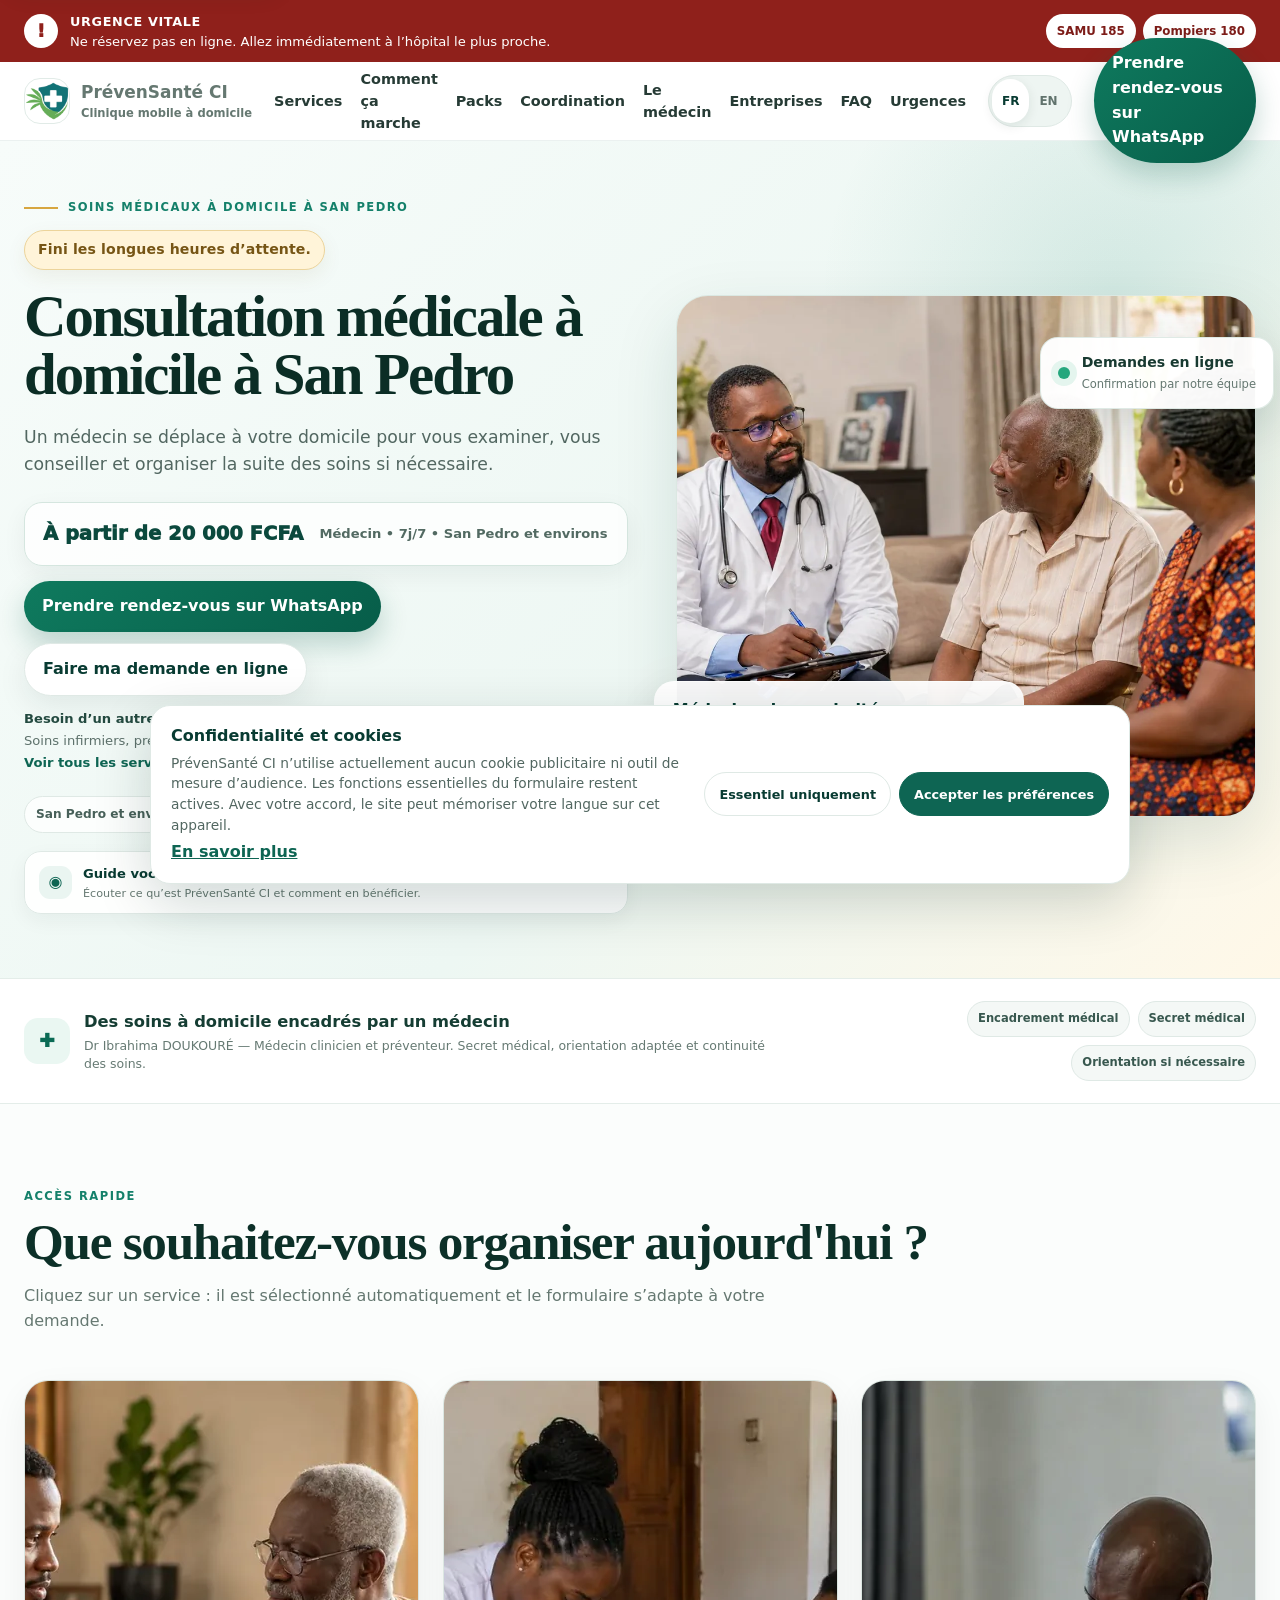
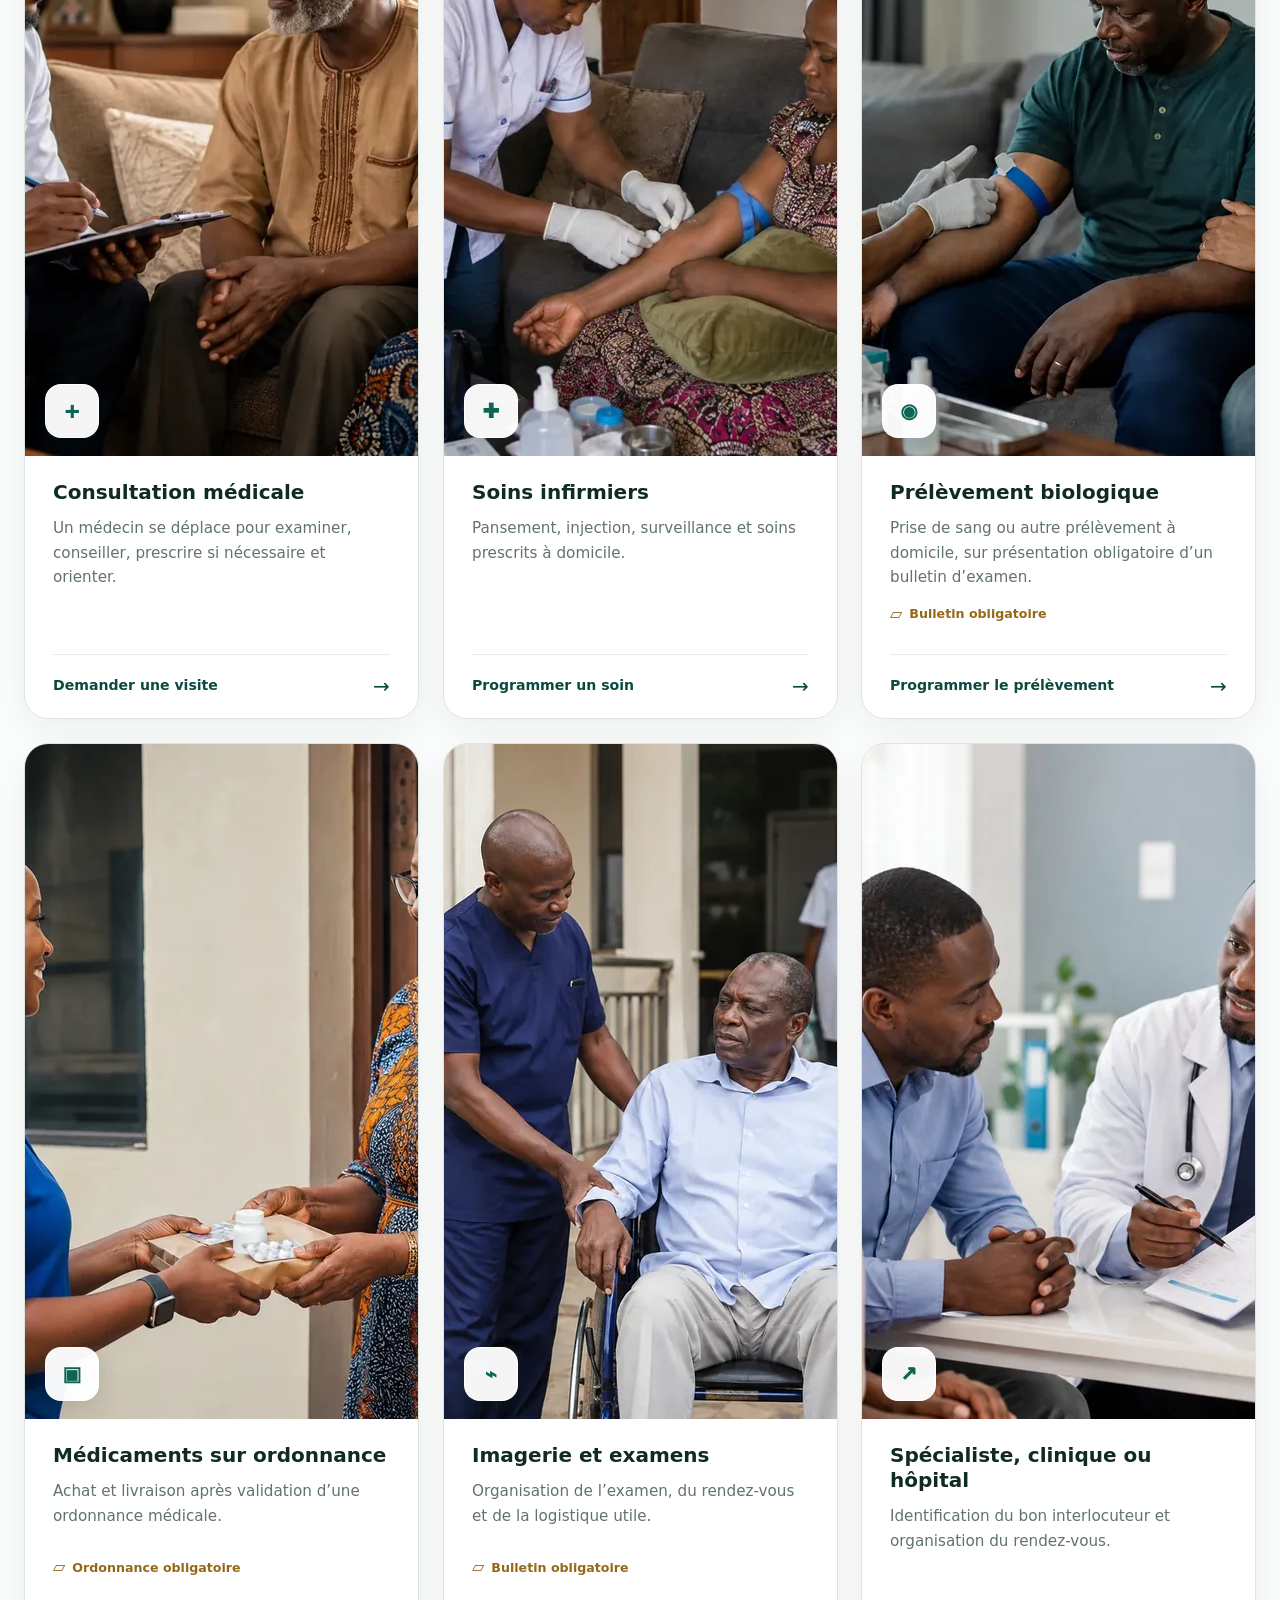
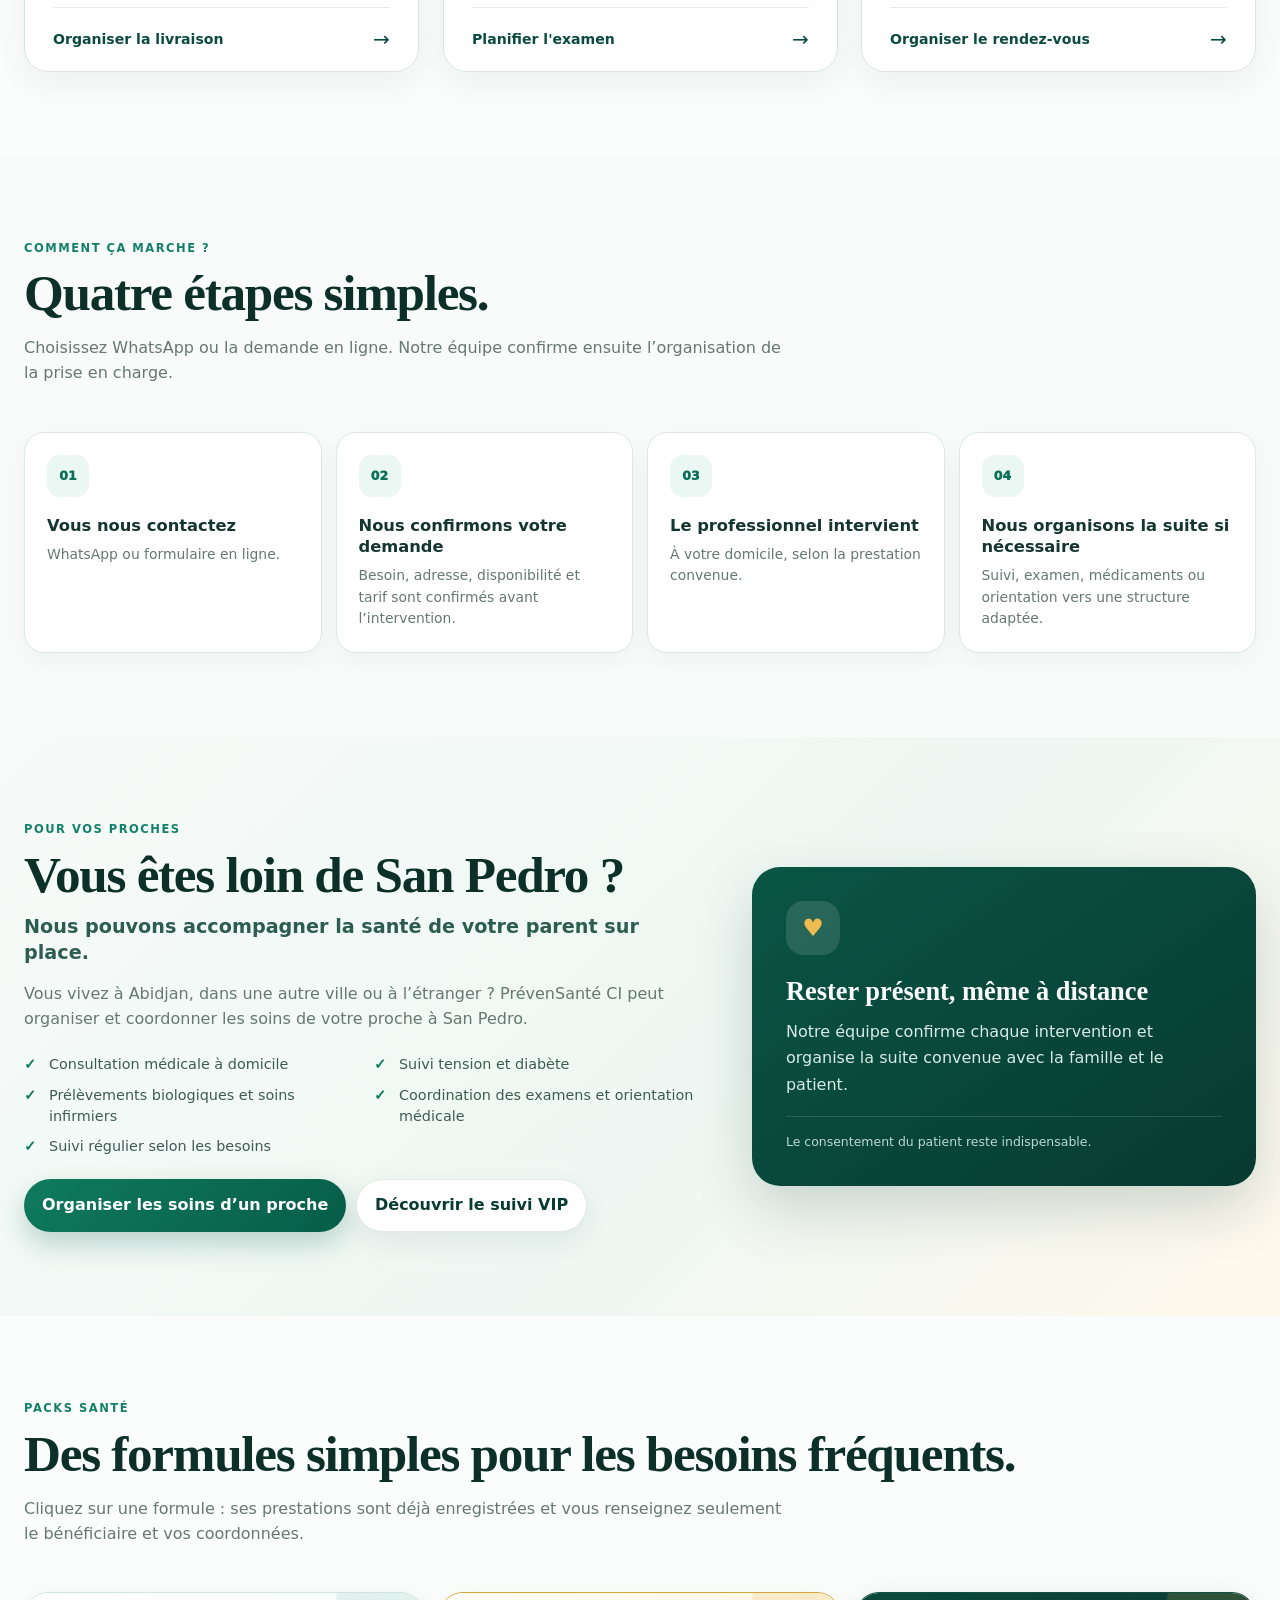
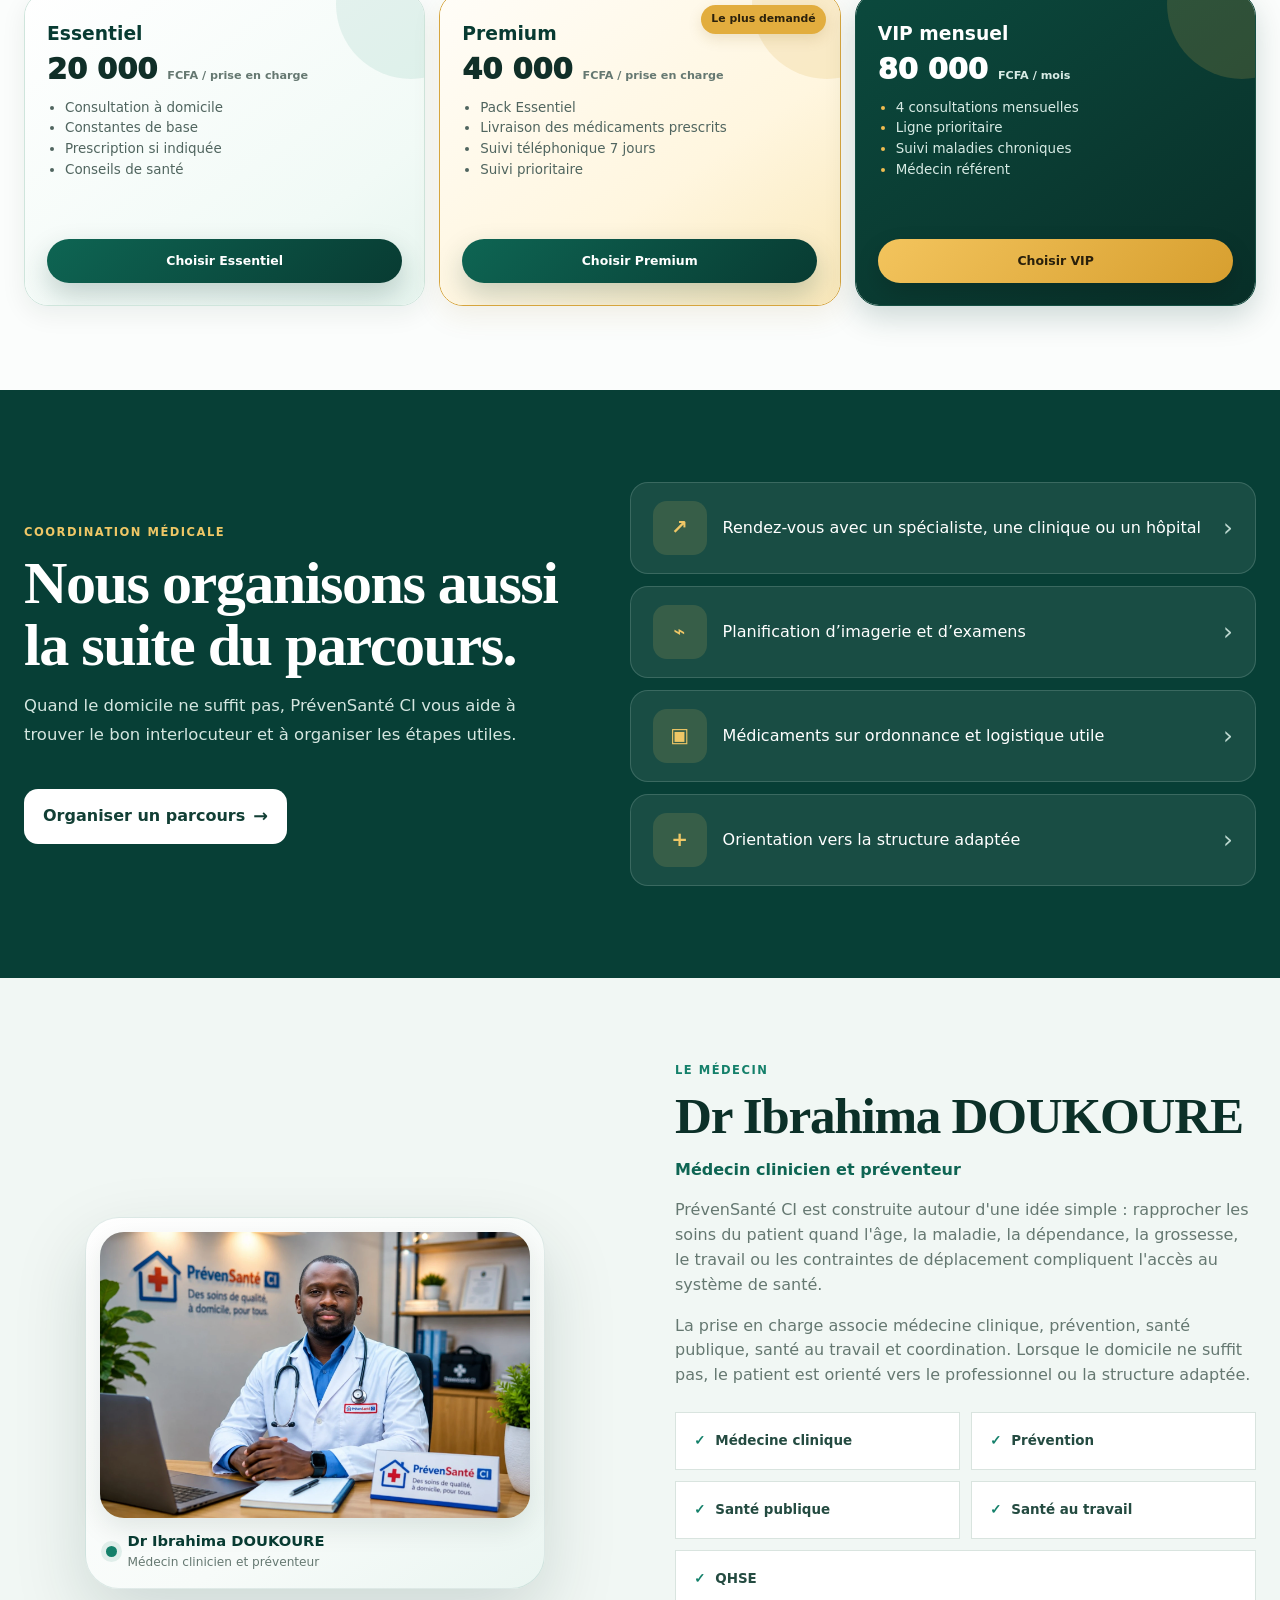
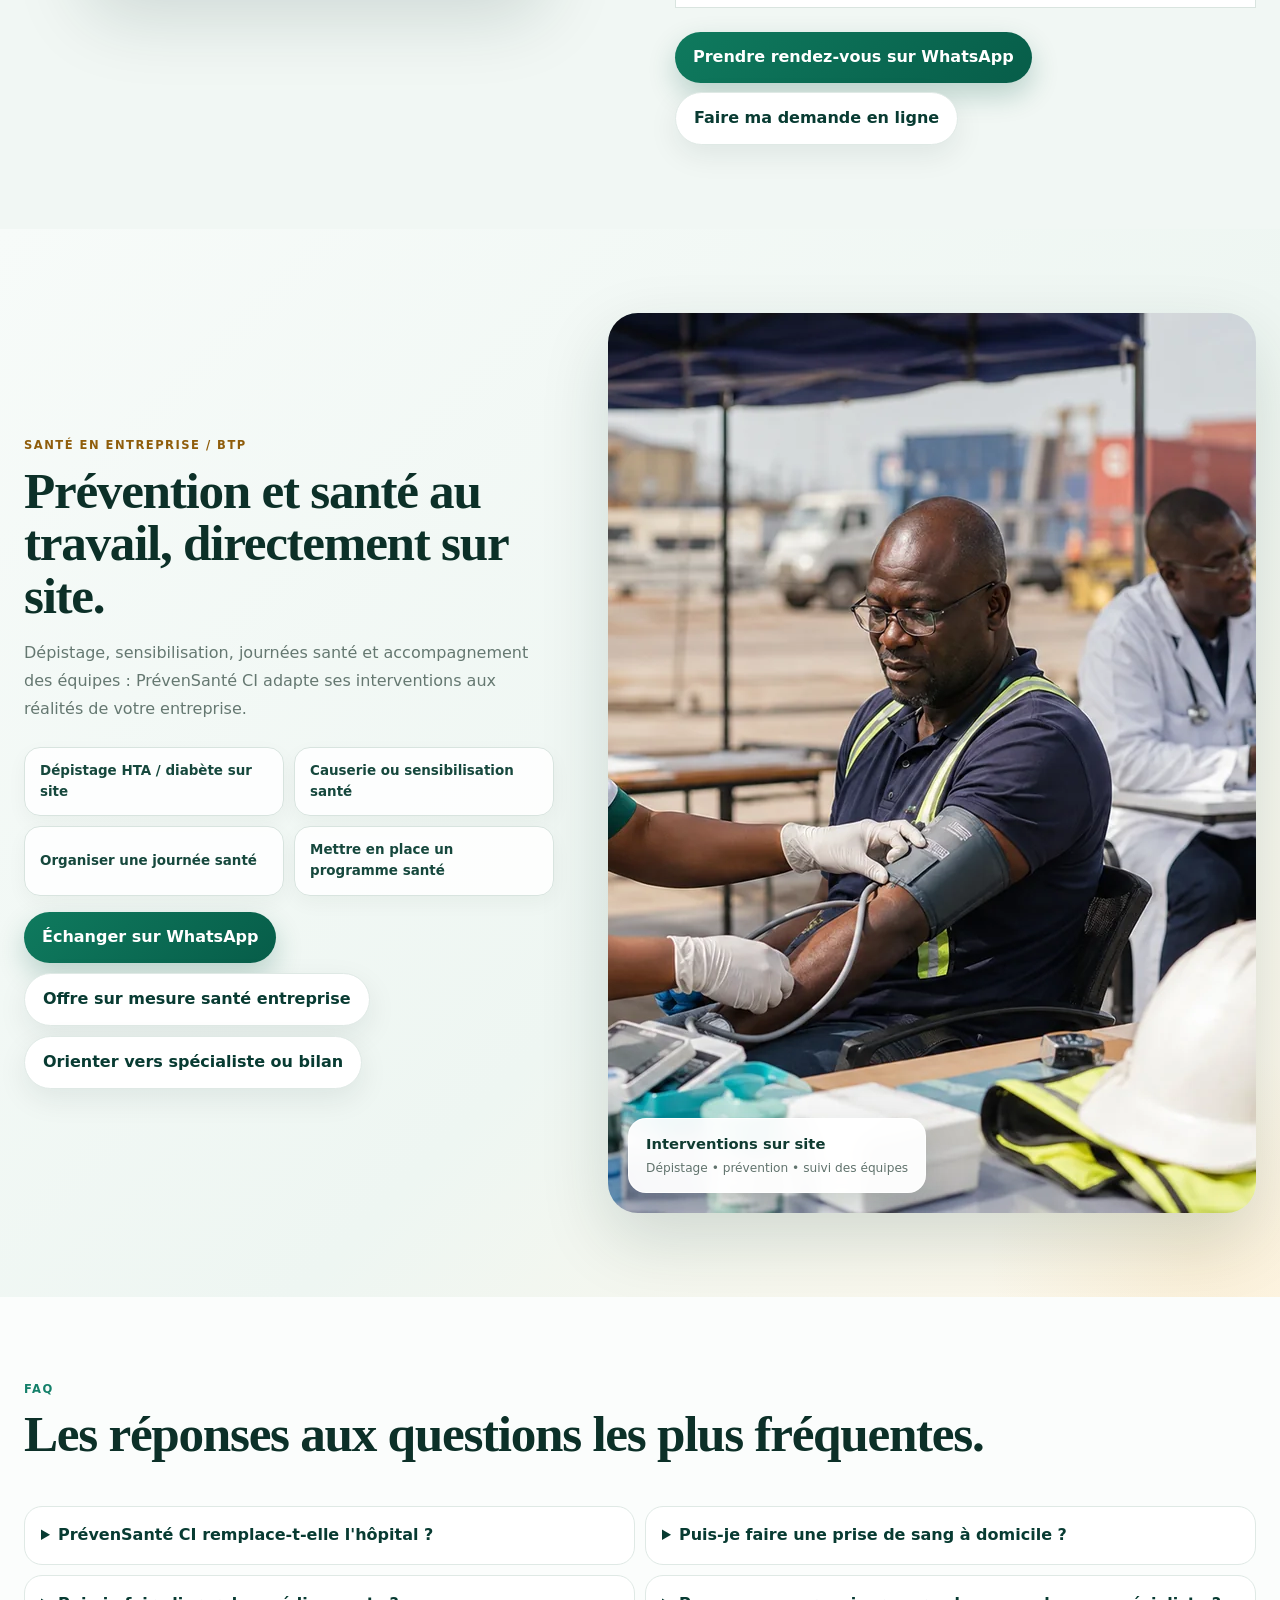
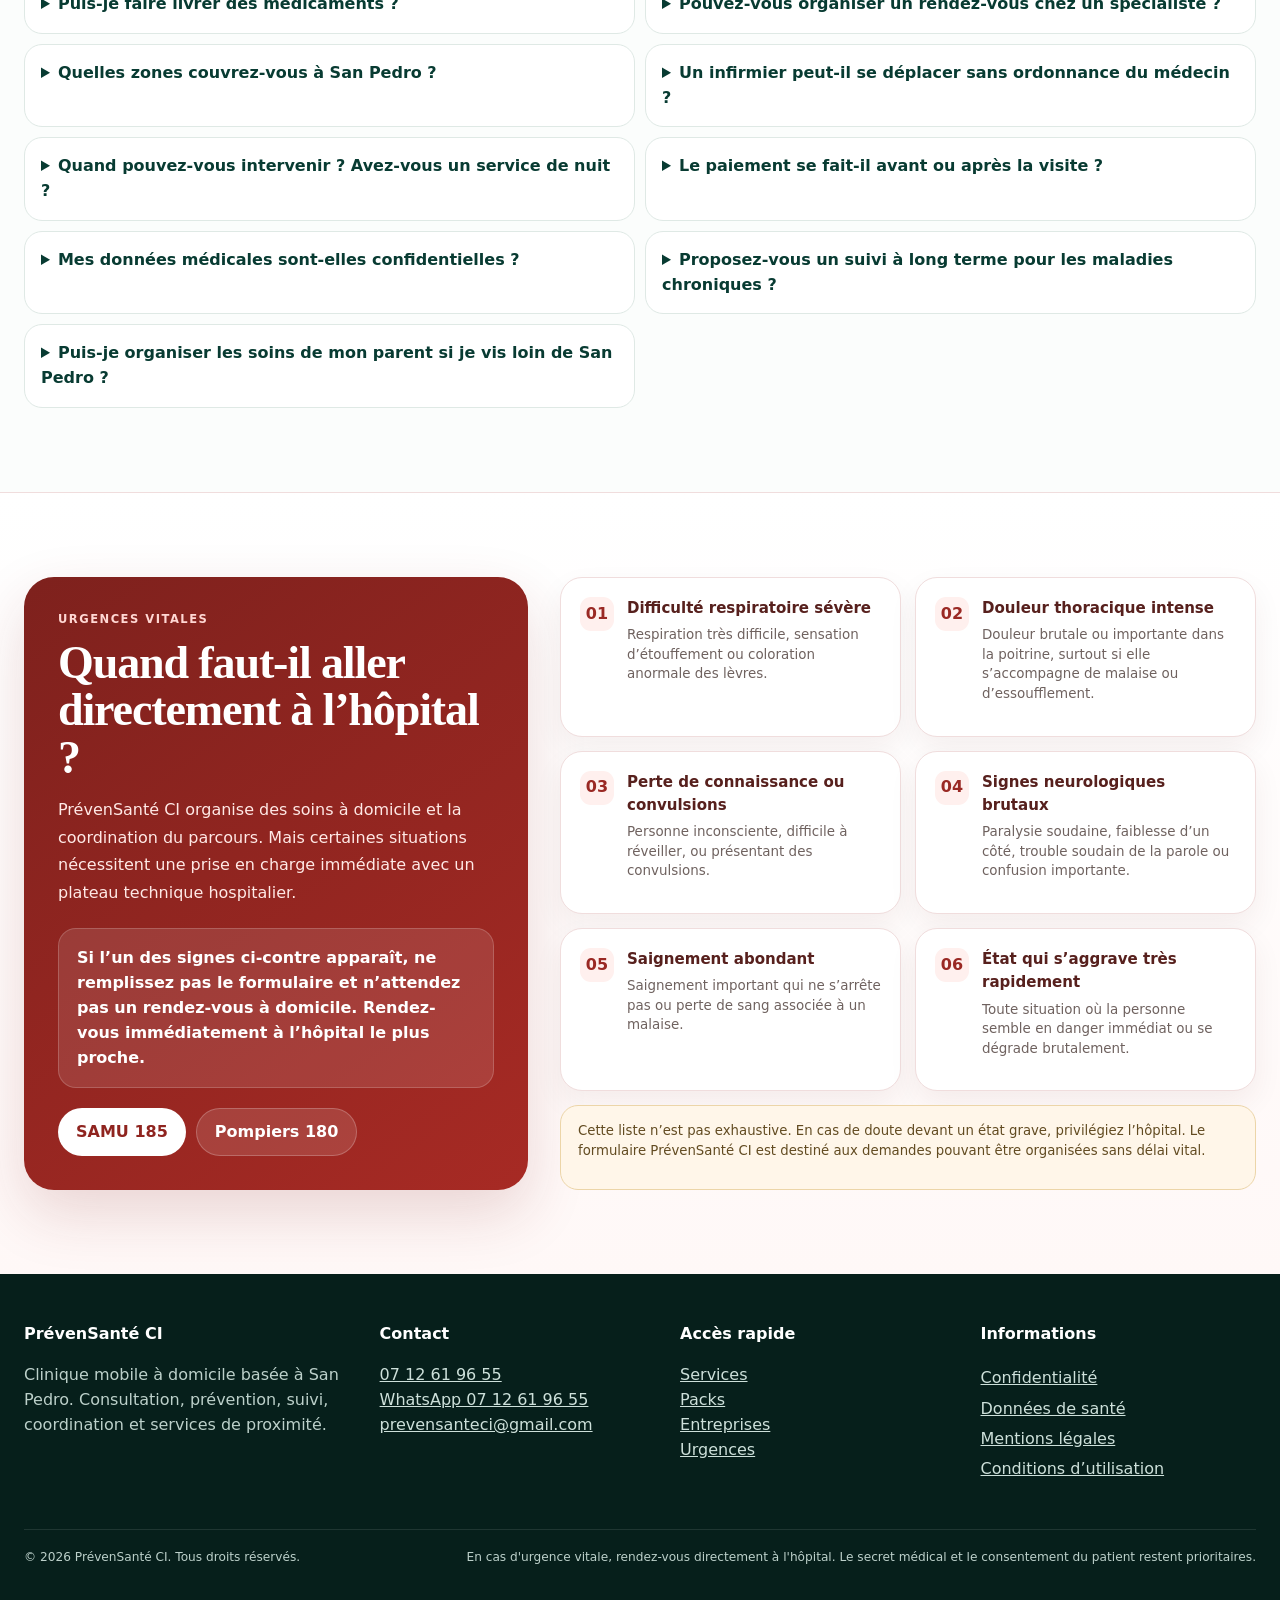
<file: index.html>
<!DOCTYPE html>

<html lang="fr">
<head>
<meta charset="utf-8"/>
<meta content="width=device-width,initial-scale=1,viewport-fit=cover" name="viewport"/>
<meta content="#083b32" name="theme-color"/><meta content="strict-origin-when-cross-origin" name="referrer"/>
<meta content="index,follow,max-image-preview:large,max-snippet:-1,max-video-preview:-1" name="robots"/>
<meta content="telephone=yes" name="format-detection"/>
<link href="https://prevensanteci.github.io/" rel="canonical"/>
<meta content="Consultation médicale à domicile à San Pedro à partir de 20 000 FCFA. Soins infirmiers, prélèvements, médicaments sur ordonnance, imagerie et coordination. Rendez-vous sur WhatsApp : 07 12 61 96 55." name="description"/>
<link href="https://prevensanteci.github.io/" hreflang="fr" rel="alternate"/>
<link href="https://prevensanteci.github.io/?lang=en" hreflang="en" rel="alternate"/>
<link href="https://prevensanteci.github.io/" hreflang="x-default" rel="alternate"/>
<meta content="website" property="og:type"/>
<meta content="fr_CI" property="og:locale"/>
<meta content="PrévenSanté CI | Médecin et soins à domicile à San Pedro" property="og:title"/>
<meta content="Consultation médicale à domicile à San Pedro à partir de 20 000 FCFA. Réservez facilement avec PrévenSanté CI." property="og:description"/>
<meta content="https://prevensanteci.github.io/" property="og:url"/>
<meta content="summary_large_image" name="twitter:card"/>
<title>PrévenSanté CI | Médecin et soins à domicile à San Pedro</title>
<script type="application/ld+json">{"@context":"https://schema.org","@type":"MedicalClinic","@id":"https://prevensanteci.github.io/#clinic","name":"PrévenSanté CI","url":"https://prevensanteci.github.io/","image":"https://prevensanteci.github.io/og-prevensante.webp","telephone":"+2250712619655","email":"prevensanteci@gmail.com","description":"Consultation médicale à domicile et soins de proximité à San Pedro, Côte d’Ivoire. Consultation à partir de 20 000 FCFA.","address":{"@type":"PostalAddress","addressLocality":"San Pedro","addressCountry":"CI"},"areaServed":{"@type":"City","name":"San Pedro"},"hasOfferCatalog":{"@type":"OfferCatalog","name":"Services de santé à domicile","itemListElement":[{"@type":"Offer","itemOffered":{"@type":"MedicalProcedure","name":"Consultation médicale à domicile"},"price":"20000","priceCurrency":"XOF"},{"@type":"Offer","itemOffered":{"@type":"MedicalProcedure","name":"Soins infirmiers à domicile"}},{"@type":"Offer","itemOffered":{"@type":"MedicalTest","name":"Prélèvement biologique à domicile"}},{"@type":"Offer","itemOffered":{"@type":"Service","name":"Coordination d’imagerie et d’examens"}},{"@type":"Offer","itemOffered":{"@type":"Service","name":"Coordination de rendez-vous spécialisés"}}]}}</script>
<meta content="PrévenSanté CI" name="application-name"/>
<link as="image" fetchpriority="high" href="hero-consultation.webp" rel="preload" type="image/webp"/><link href="style.css" rel="stylesheet"/><link href="logo.webp" rel="icon" type="image/webp"/><link href="icon-192.png" rel="apple-touch-icon" sizes="192x192"/><link href="manifest.webmanifest" rel="manifest"/><meta content="https://prevensanteci.github.io/og-prevensante.webp" property="og:image"/><meta content="PrévenSanté CI" property="og:site_name"/><meta content="PrévenSanté CI, soins médicaux à domicile à San Pedro" property="og:image:alt"/><meta content="PrévenSanté CI | Soins à domicile à San Pedro" name="twitter:title"/><meta content="Consultation médicale à domicile à San Pedro à partir de 20 000 FCFA. Rendez-vous rapide sur WhatsApp." name="twitter:description"/><meta content="https://prevensanteci.github.io/og-prevensante.webp" name="twitter:image"/><meta content="San Pedro, Côte d’Ivoire" name="geo.placename"/><meta content="CI" name="geo.region"/><link href="consent.css" rel="stylesheet"/></head>
<body>
<a class="skip-link" href="#main-content">Aller au contenu principal</a>
<noscript><div class="noscript-notice">JavaScript est nécessaire pour utiliser le formulaire en ligne. Vous pouvez appeler PrévenSanté CI au <a href="tel:+2250712619655">07 12 61 96 55</a> ou nous contacter sur <a href="https://wa.me/2250712619655">WhatsApp</a>.</div></noscript>
<div class="emergency emergency-critical"><div class="container emergency-inner"><span aria-hidden="true" class="emergency-symbol">!</span><div class="emergency-copy"><b data-i18n="emergencyTitle">URGENCE VITALE</b><span data-i18n="emergencyText">Ne réservez pas en ligne. Allez immédiatement à l’hôpital le plus proche.</span></div><div class="emergency-actions"><a href="tel:185">SAMU 185</a><a data-i18n="firefightersBtn" href="tel:180">Pompiers 180</a></div></div></div>
<header class="header"><div class="container nav">
<a class="brand" href="#home"><span aria-hidden="true" class="logo"><img alt="Logo PrévenSanté CI" class="brand-logo-img" decoding="async" height="256" loading="eager" src="logo.webp" width="256"/></span><span class="brand-copy"><strong>PrévenSanté CI</strong><span data-i18n="brandSub">Clinique mobile à domicile</span></span></a>
<nav class="desktop-nav"><a data-i18n="navServices" href="#services">Services</a><a data-i18n="navProcess" href="#process">Comment ça marche</a><a data-i18n="navPacks" href="#packs">Packs</a><a data-i18n="navCoordination" href="#coordination">Coordination</a><a data-i18n="navDoctor" href="#doctor">Médecin</a><a data-i18n="navBusiness" href="#business">Entreprises</a><a data-i18n="navFaq" href="#faq">FAQ</a><a data-i18n="navEmergency" href="#vital-emergencies">Urgences</a></nav>
<div class="lang"><button aria-pressed="true" class="active" data-lang="fr" type="button">FR</button><button aria-pressed="false" data-lang="en" type="button">EN</button></div>
<a class="btn btn-primary whatsapp-primary" data-i18n="waBook" data-wa-context="appointment" href="https://wa.me/2250712619655" rel="noopener noreferrer" target="_blank">Prendre rendez-vous sur WhatsApp</a>
<button aria-controls="drawer" aria-expanded="false" aria-label="Ouvrir le menu" class="menu-btn" id="menuBtn"><span></span><span></span><span></span></button>
</div></header>
<main id="main-content">
<section class="hero" id="home"><div class="container hero-grid"><div class="hero-copy"><div class="eyebrow" data-i18n="heroEyebrow">Soins médicaux à domicile à San Pedro</div><div class="hero-slogan" data-i18n="heroSlogan">Fini les longues heures d’attente.</div><h1><span data-i18n="heroConsultTitle">Consultation médicale à domicile à San Pedro</span></h1><p data-i18n="heroConsultText">Un médecin se déplace à votre domicile pour vous examiner, vous conseiller et organiser la suite des soins si nécessaire.</p><div class="hero-offer"><div class="hero-offer-price" data-i18n="heroOfferPrice">À partir de 20 000 FCFA</div><div class="hero-offer-proof" data-i18n="heroOfferProof">Médecin • 7j/7 • San Pedro et environs</div></div><div class="hero-actions"><a class="btn btn-primary whatsapp-primary" data-i18n="waBook" data-wa-context="consultation" href="https://wa.me/2250712619655" rel="noopener noreferrer" target="_blank">Prendre rendez-vous sur WhatsApp</a><button class="btn btn-soft" data-i18n="fullForm" data-open="consultation">Faire ma demande en ligne</button></div><div class="hero-other-services"><b data-i18n="otherNeeds">Besoin d’un autre soin ?</b><span data-i18n="otherNeedsList">Soins infirmiers, prélèvements, médicaments prescrits, imagerie, suivi médical…</span><a data-i18n="seeServices" href="#services">Voir tous les services</a></div><div class="trust-row"><span class="trust" data-i18n="trust1">San Pedro et environs</span><span class="trust" data-i18n="trust2">Secret médical</span><span class="trust" data-i18n="trust3">Paiement Mobile Money</span></div><div aria-label="Aides d’accessibilité" class="assist-strip">
<button class="assist-link" id="heroVoice" type="button"><span aria-hidden="true" class="assist-icon">◉</span><span><b data-i18n="voiceBtn">Guide vocal</b><small data-i18n="voiceTextShort">Écouter ce qu’est PrévenSanté CI et comment en bénéficier.</small></span></button>
</div></div><div class="hero-media"><div class="hero-frame"><img alt="Consultation médicale à domicile" decoding="async" fetchpriority="high" height="900" loading="eager" src="hero-consultation.webp" width="1200"/></div><div class="hero-status-card"><span aria-hidden="true" class="status-dot"></span><div><b data-i18n="heroStatusTitle">Demandes en ligne</b><small data-i18n="heroStatusText">Confirmation par notre équipe</small></div></div><div class="hero-card"><b data-i18n="heroCardTitle">Médecine de proximité</b><span data-i18n="heroCardText">Une prise en charge humaine, claire et coordonnée.</span></div></div></div></section><section class="medical-proof" id="medical-proof"><div class="container medical-proof-grid"><div class="medical-proof-main"><span aria-hidden="true" class="medical-proof-icon">✚</span><div><h2 data-i18n="proofTitle">Des soins à domicile encadrés par un médecin</h2><p data-i18n="proofText">Dr Ibrahima DOUKOURÉ — Médecin clinicien et préventeur. Secret médical, orientation adaptée et continuité des soins.</p></div></div><div class="medical-proof-items"><span data-i18n="proof1">Encadrement médical</span><span data-i18n="proof2">Secret médical</span><span data-i18n="proof3">Orientation si nécessaire</span></div></div></section><section class="section" id="services"><div class="container"><div class="section-head"><div><div class="kicker" data-i18n="servicesKicker">Accès rapide</div><h2 data-i18n="servicesTitle">Que souhaitez-vous organiser aujourd'hui ?</h2><p class="lead" data-i18n="servicesLead">Chaque bouton ouvre un parcours différent. Vous ne remplissez que les informations utiles à votre demande.</p></div></div><div class="services">
<article class="service" data-service-card="consultation"><div class="service-media"><img alt="Consultation à domicile" decoding="async" fetchpriority="low" height="675" loading="lazy" src="consultation-domicile.webp" width="900"/><span aria-hidden="true" class="service-mark">+</span></div><div class="service-body"><h3 data-i18n="sConsultTitle">Consultation médicale</h3><p data-i18n="sConsultText">Un médecin se déplace pour examiner, conseiller, prescrire si nécessaire et orienter.</p><button class="service-cta" data-i18n="sConsultBtn" data-open="consultation">Demander une visite</button></div></article>
<article class="service" data-service-card="nursing"><div class="service-media"><img alt="Soins infirmiers" decoding="async" fetchpriority="low" height="675" loading="lazy" src="soins-infirmiers.webp" width="900"/><span aria-hidden="true" class="service-mark">✚</span></div><div class="service-body"><h3 data-i18n="sNursingTitle">Soins infirmiers</h3><p data-i18n="sNursingText">Pansement, injection, surveillance et soins prescrits à domicile.</p><button class="service-cta" data-i18n="sNursingBtn" data-open="nursing">Programmer un soin</button></div></article>
<article class="service" data-service-card="lab"><div class="service-media"><img alt="Prélèvement biologique à domicile avec accompagnement familial à San Pedro" decoding="async" fetchpriority="low" height="675" loading="lazy" src="prelevement-biologique.webp" width="900"/><span aria-hidden="true" class="service-mark">◉</span></div><div class="service-body"><h3 data-i18n="sLabTitle">Prélèvement biologique</h3><p data-i18n="sLabText">Prise de sang ou autre prélèvement à domicile, sur présentation obligatoire d’un bulletin d’examen.</p><div class="service-requirement" data-i18n="bulletinRequired">Bulletin obligatoire</div><button class="service-cta" data-i18n="sLabBtn" data-open="lab">Programmer le prélèvement</button></div></article>
<article class="service" data-service-card="meds"><div class="service-media"><img alt="Livraison de médicaments" decoding="async" fetchpriority="low" height="675" loading="lazy" src="medicaments-ordonnance.webp" width="900"/><span aria-hidden="true" class="service-mark">▣</span></div><div class="service-body"><h3 data-i18n="sMedsTitle">Médicaments sur ordonnance</h3><p data-i18n="sMedsText">Achat et livraison après validation d’une ordonnance médicale.</p><div class="service-requirement" data-i18n="prescriptionRequired">Ordonnance obligatoire</div><button class="service-cta" data-i18n="sMedsBtn" data-open="meds">Organiser la livraison</button></div></article>
<article class="service" data-service-card="imaging"><div class="service-media"><img alt="Accompagnement vers une clinique" decoding="async" fetchpriority="low" height="675" loading="lazy" src="imagerie-examens.webp" width="900"/><span aria-hidden="true" class="service-mark">⌁</span></div><div class="service-body"><h3 data-i18n="sImagingTitle">Imagerie et examens</h3><p data-i18n="sImagingText">Organisation de l’examen, du rendez-vous et de la logistique utile.</p><div class="service-requirement" data-i18n="bulletinRequired">Bulletin obligatoire</div><button class="service-cta" data-i18n="sImagingBtn" data-open="imaging">Planifier l'examen</button></div></article>
<article class="service" data-service-card="specialist"><div class="service-media"><img alt="Orientation vers un spécialiste, une clinique ou un hôpital à San Pedro" decoding="async" fetchpriority="low" height="675" loading="lazy" src="specialiste-coordination.webp" width="900"/><span aria-hidden="true" class="service-mark">↗</span></div><div class="service-body"><h3 data-i18n="sSpecialistTitle">Spécialiste, clinique ou hôpital</h3><p data-i18n="sSpecialistText">Identification du bon interlocuteur et organisation du rendez-vous.</p><button class="service-cta" data-i18n="sSpecialistBtn" data-open="specialist">Organiser le rendez-vous</button></div></article>
</div></div></section><section class="section process-simple" id="process"><div class="container"><div class="section-head"><div><div class="kicker" data-i18n="processKicker">Comment ça marche ?</div><h2 data-i18n="processTitle">Quatre étapes simples.</h2><p class="lead" data-i18n="processLead">Vous choisissez le canal qui vous convient. Notre équipe confirme ensuite l’organisation de la prise en charge.</p></div></div><div class="process-grid"><article class="process-step"><span>01</span><h3 data-i18n="p1Title">Vous nous contactez</h3><p data-i18n="p1Text">WhatsApp ou formulaire en ligne.</p></article><article class="process-step"><span>02</span><h3 data-i18n="p2Title">Nous confirmons votre demande</h3><p data-i18n="p2Text">Besoin, adresse, disponibilité et tarif sont confirmés avant l’intervention.</p></article><article class="process-step"><span>03</span><h3 data-i18n="p3Title">Le professionnel intervient</h3><p data-i18n="p3Text">À votre domicile, selon la prestation convenue.</p></article><article class="process-step"><span>04</span><h3 data-i18n="p4Title">Nous organisons la suite si nécessaire</h3><p data-i18n="p4Text">Suivi, examen, médicaments ou orientation vers une structure adaptée.</p></article></div></div></section><section class="section relatives-section" id="relatives"><div class="container relatives-grid"><div class="relatives-copy"><div class="kicker" data-i18n="relativesKicker">Pour vos proches</div><h2 data-i18n="relativesTitle">Vous êtes loin de San Pedro ?</h2><h3 data-i18n="relativesSubtitle">Nous pouvons accompagner la santé de votre parent sur place.</h3><p class="lead" data-i18n="relativesText">Vous vivez à Abidjan, dans une autre ville ou à l’étranger ? PrévenSanté CI peut organiser et coordonner les soins de votre proche à San Pedro.</p><ul><li data-i18n="relatives1">Consultation médicale à domicile</li><li data-i18n="relatives2">Suivi tension et diabète</li><li data-i18n="relatives3">Prélèvements biologiques et soins infirmiers</li><li data-i18n="relatives4">Coordination des examens et orientation médicale</li><li data-i18n="relatives5">Suivi régulier selon les besoins</li></ul><div class="relatives-actions"><a class="btn btn-primary whatsapp-primary" data-i18n="organizeRelative" data-wa-context="relative" href="https://wa.me/2250712619655" rel="noopener noreferrer" target="_blank">Organiser les soins d’un proche</a><a class="btn btn-soft" data-i18n="discoverVip" href="#packs">Découvrir le suivi VIP</a></div></div><div class="relatives-card"><div aria-hidden="true" class="relatives-card-icon">♥</div><b data-i18n="relativesCardTitle">Rester présent, même à distance</b><p data-i18n="relativesCardText">Notre équipe confirme chaque intervention et organise la suite convenue avec la famille et le patient.</p><span data-i18n="relativesCardNote">Le consentement du patient reste indispensable.</span></div></div></section><section class="section" id="packs"><div class="container"><div class="section-head"><div><div class="kicker" data-i18n="packsKicker">Packs santé</div><h2 data-i18n="packsTitle">Des formules simples pour les besoins fréquents.</h2><p class="lead" data-i18n="packsLead">Cliquez sur une formule : ses prestations sont déjà enregistrées et vous renseignez seulement le bénéficiaire et vos coordonnées.</p></div></div><div class="packs">
<div class="pack" data-pack-card="essential"><h3 data-i18n="packEssential">Essentiel</h3><div class="price">20 000 <small data-i18n="perCare">FCFA / prise en charge</small></div><ul><li data-i18n="e1">Consultation à domicile</li><li data-i18n="e2">Constantes de base</li><li data-i18n="e3">Prescription si indiquée</li><li data-i18n="e4">Conseils de santé</li></ul><button class="btn btn-primary" data-i18n="chooseEssential" data-pack="essential">Choisir Essentiel</button></div>
<div class="pack featured" data-pack-card="premium"><span class="badge" data-i18n="popular">Le plus demandé</span><h3>Premium</h3><div class="price">40 000 <small data-i18n="perCare">FCFA / prise en charge</small></div><ul><li data-i18n="pr1">Pack Essentiel</li><li data-i18n="pr2">Livraison des médicaments prescrits</li><li data-i18n="pr3">Suivi téléphonique 7 jours</li><li data-i18n="pr4">Priorité de rappel</li></ul><button class="btn btn-primary" data-i18n="choosePremium" data-pack="premium">Choisir Premium</button></div>
<div class="pack" data-pack-card="vip"><h3 data-i18n="packVip">VIP mensuel</h3><div class="price">80 000 <small data-i18n="perMonth">FCFA / mois</small></div><ul><li data-i18n="vipFeature1">4 consultations mensuelles</li><li data-i18n="vipFeature2">Ligne prioritaire</li><li data-i18n="vipFeature3">Suivi maladies chroniques</li><li data-i18n="vipFeature4">Médecin référent</li></ul><button class="btn btn-primary" data-i18n="chooseVip" data-pack="vip">Choisir VIP</button></div>
</div></div></section><section class="section coord-premium" id="coordination"><div class="container coord-premium-grid"><div class="coord-premium-copy"><div class="kicker" data-i18n="coordKicker">Coordination médicale</div><h2 data-i18n="coordTitle">Nous organisons aussi la suite du parcours.</h2><p class="lead" data-i18n="coordLead">Quand le domicile ne suffit pas, PrévenSanté CI vous aide à trouver le bon interlocuteur et à organiser les étapes utiles.</p><button class="btn coord-main-btn" data-i18n="coordBtn" data-open="specialist">Organiser un parcours</button></div><div class="coord-premium-actions"><button data-open="specialist"><span aria-hidden="true" class="coord-action-icon">↗</span><span data-i18n="coordActionSpecialist">Rendez-vous avec un spécialiste, une clinique ou un hôpital</span><b aria-hidden="true">›</b></button><button data-open="imaging"><span aria-hidden="true" class="coord-action-icon">⌁</span><span data-i18n="coordActionImaging">Planification d’imagerie et d’examens</span><b aria-hidden="true">›</b></button><button data-open="meds"><span aria-hidden="true" class="coord-action-icon">▣</span><span data-i18n="coordActionResults">Médicaments sur ordonnance et logistique utile</span><b aria-hidden="true">›</b></button><button data-open="specialist"><span aria-hidden="true" class="coord-action-icon">+</span><span data-i18n="coordActionOrientation">Orientation vers la structure adaptée</span><b aria-hidden="true">›</b></button></div></div></section><section class="section alt" id="doctor"><div class="container doctor-grid"><div class="doctor-photo"><img alt="Dr Ibrahima DOUKOURE, médecin clinicien et préventeur à San Pedro" decoding="async" fetchpriority="low" height="1022" loading="lazy" src="dr-doukoure.webp" width="1536"/><div class="doctor-photo-meta"><span aria-hidden="true" class="dot"></span><div><strong>Dr Ibrahima DOUKOURE</strong><small data-i18n="doctorRole">Médecin clinicien et préventeur</small></div></div></div><div class="doctor-copy"><div class="kicker" data-i18n="doctorKicker">Le médecin</div><h2>Dr Ibrahima DOUKOURE</h2><div class="role" data-i18n="doctorRole">Médecin clinicien et préventeur</div><p class="lead" data-i18n="doctorText1">PrévenSanté CI est construite autour d'une idée simple : rapprocher les soins du patient quand l'âge, la maladie, la dépendance, la grossesse, le travail ou les contraintes de déplacement compliquent l'accès au système de santé.</p><p class="lead" data-i18n="doctorText2">La prise en charge associe médecine clinique, prévention, santé publique, santé au travail et coordination. Lorsque le domicile ne suffit pas, le patient est orienté vers le professionnel ou la structure adaptée.</p><div class="credential-grid"><span class="credential" data-i18n="cred1">Médecine clinique</span><span class="credential" data-i18n="cred2">Prévention</span><span class="credential" data-i18n="cred3">Santé publique</span><span class="credential" data-i18n="cred4">Santé au travail</span><span class="credential credential-wide" data-i18n="cred5">QHSE</span></div><div class="doctor-actions"><a class="btn btn-primary whatsapp-primary" data-i18n="waBook" data-wa-context="consultation" href="https://wa.me/2250712619655" rel="noopener noreferrer" target="_blank">Prendre rendez-vous sur WhatsApp</a><button class="btn btn-soft" data-i18n="fullForm" data-open="">Faire ma demande en ligne</button></div></div></div></section><section class="section business-premium" id="business">
<div class="container business-shell">
<div class="business-copy">
<div class="kicker" data-i18n="businessKicker">Santé en entreprise / BTP</div>
<h2 data-i18n="businessTitle">Prévention et santé au travail, directement sur site.</h2>
<p class="lead" data-i18n="businessLead">Dépistage, sensibilisation, journées santé et accompagnement des équipes : PrévenSanté CI adapte ses interventions aux réalités de votre entreprise.</p>
<div class="business-actions">
<button data-i18n="biz1" data-open="biz_screen">Dépistage HTA / diabète sur site</button>
<button data-i18n="biz2" data-open="biz_awareness">Causerie ou sensibilisation santé</button>
<button data-i18n="biz3" data-open="biz_day">Organiser une journée santé</button>
<button data-i18n="biz4" data-open="biz_program">Mettre en place un programme santé</button>
</div>
<div class="business-footer-actions"><a class="btn btn-primary whatsapp-primary" data-i18n="waBusiness" data-wa-context="business" href="https://wa.me/2250712619655" rel="noopener noreferrer" target="_blank">Échanger sur WhatsApp</a>
<button class="btn btn-soft" data-i18n="biz6" data-open="biz_custom">Offre sur mesure santé entreprise</button>
<button class="btn btn-soft" data-i18n="biz5" data-open="biz_referral">Orienter vers spécialiste ou bilan</button>
</div>
</div>
<div class="business-visual">
<img alt="Prévention et santé au travail en entreprise et sur chantier BTP à San Pedro" decoding="async" fetchpriority="low" height="900" loading="lazy" src="entreprise-sante.webp" width="1200"/>
<div class="business-visual-card">
<b data-i18n="businessVisualTitle">Interventions sur site</b>
<span data-i18n="businessVisualText">Dépistage • prévention • suivi des équipes</span>
</div>
</div>
</div>
</section><section class="section" id="faq"><div class="container"><div class="section-head"><div><div class="kicker">FAQ</div><h2 data-i18n="faqTitle">Les réponses aux questions les plus fréquentes.</h2></div></div><div class="faq">
<details><summary data-i18n="faq1q">PrévenSanté CI remplace-t-elle l'hôpital ?</summary><p data-i18n="faq1a">Non. Les urgences vitales et les situations nécessitant un plateau technique doivent être prises en charge à l'hôpital.</p></details>
<details><summary data-i18n="faq2q">Puis-je faire une prise de sang à domicile ?</summary><p data-i18n="faq2a">Oui. Un bulletin d'examen est obligatoire : joignez-le en photo ou en fichier avant l'envoi de la demande.</p></details>
<details><summary data-i18n="faq3q">Puis-je faire livrer des médicaments ?</summary><p data-i18n="faq3a">Oui, sur ordonnance valide. Joignez l'ordonnance en photo ou en fichier avant d'envoyer la demande ; le coût est confirmé avant l'achat.</p></details>
<details><summary data-i18n="faq4q">Pouvez-vous organiser un rendez-vous chez un spécialiste ?</summary><p data-i18n="faq4a">Oui. PrévenSanté CI peut aider à identifier le bon interlocuteur, prendre rendez-vous et organiser la logistique.</p></details>
<details><summary data-i18n="faq5q">Quelles zones couvrez-vous à San Pedro ?</summary><p data-i18n="faq5a">Nous intervenons à San Pedro et dans plusieurs quartiers, notamment Bardot, Balmer, Lac, Zone industrielle, Séwéké et Poudrière, selon disponibilité. Contactez-nous pour confirmer votre adresse avant toute demande.</p></details>
<details><summary data-i18n="faq6q">Un infirmier peut-il se déplacer sans ordonnance du médecin ?</summary><p data-i18n="faq6a">Oui pour certains soins courants comme un pansement simple. Pour une injection, une perfusion ou tout soin prescrit, la prescription est nécessaire. Indiquez-le dans le formulaire et l'équipe vous confirme la faisabilité.</p></details>
<details><summary data-i18n="faq7q">Quand pouvez-vous intervenir ? Avez-vous un service de nuit ?</summary><p data-i18n="faq7a">Nous sommes disponibles 7 jours sur 7 pour organiser les soins planifiés. Pour les situations urgentes hors urgences vitales, contactez-nous directement par téléphone ou WhatsApp afin que nous évaluions la possibilité d'une intervention rapide.</p></details>
<details><summary data-i18n="faq8q">Le paiement se fait-il avant ou après la visite ?</summary><p data-i18n="faq8a">Le tarif est confirmé avant toute intervention. Le règlement s'effectue au moment de la prise en charge, par Orange Money, MTN Money, Wave, Moov Money ou espèces. Ne versez aucune somme avant confirmation de l'équipe PrévenSanté CI.</p></details>
<details><summary data-i18n="faq9q">Mes données médicales sont-elles confidentielles ?</summary><p data-i18n="faq9a">Oui. Toute l'équipe est soumise au secret médical. Vos informations ne sont jamais partagées sans votre consentement explicite. Le dossier clinique est tenu séparément du formulaire de demande en ligne.</p></details>
<details><summary data-i18n="faq10q">Proposez-vous un suivi à long terme pour les maladies chroniques ?</summary><p data-i18n="faq10a">Oui. Le pack VIP (80 000 FCFA/mois) inclut 4 consultations mensuelles, un suivi structuré pour l'hypertension, le diabète et d'autres maladies chroniques, ainsi qu'un médecin référent. Cliquez sur le pack pour démarrer la demande directement.</p></details>
<details><summary data-i18n="faq11q">Puis-je organiser les soins de mon parent si je vis loin de San Pedro ?</summary><p data-i18n="faq11a">Oui. Avec l’accord du patient, PrévenSanté CI peut organiser une consultation, un suivi, des prélèvements ou la coordination de soins à San Pedro et vous tenir informé selon les modalités convenues.</p></details></div></div></section></main>
<section class="section vital-section" id="vital-emergencies">
<div class="container vital-shell">
<div class="vital-intro">
<div class="kicker" data-i18n="vitalKicker">Urgences vitales</div>
<h2 data-i18n="vitalTitle">Quand faut-il aller directement à l’hôpital ?</h2>
<p data-i18n="vitalLead">PrévenSanté CI organise des soins à domicile et la coordination du parcours. Mais certaines situations nécessitent une prise en charge immédiate avec un plateau technique hospitalier.</p>
<div class="vital-hospital" data-i18n="vitalHospital">Si l’un des signes ci-contre apparaît, ne remplissez pas le formulaire et n’attendez pas un rendez-vous à domicile. Rendez-vous immédiatement à l’hôpital le plus proche.</div>
<div class="vital-actions"><a href="tel:185">SAMU 185</a><a class="secondary" data-i18n="firefightersBtn" href="tel:180">Pompiers 180</a></div>
</div>
<div class="vital-signs">
<article class="vital-card"><div class="n">01</div><div><strong data-i18n="vital1t">Difficulté respiratoire sévère</strong><span data-i18n="vital1d">Respiration très difficile, sensation d’étouffement ou coloration anormale des lèvres.</span></div></article>
<article class="vital-card"><div class="n">02</div><div><strong data-i18n="vital2t">Douleur thoracique intense</strong><span data-i18n="vital2d">Douleur brutale ou importante dans la poitrine, surtout si elle s’accompagne de malaise ou d’essoufflement.</span></div></article>
<article class="vital-card"><div class="n">03</div><div><strong data-i18n="vital3t">Perte de connaissance ou convulsions</strong><span data-i18n="vital3d">Personne inconsciente, difficile à réveiller, ou présentant des convulsions.</span></div></article>
<article class="vital-card"><div class="n">04</div><div><strong data-i18n="vital4t">Signes neurologiques brutaux</strong><span data-i18n="vital4d">Paralysie soudaine, faiblesse d’un côté, trouble soudain de la parole ou confusion importante.</span></div></article>
<article class="vital-card"><div class="n">05</div><div><strong data-i18n="vital5t">Saignement abondant</strong><span data-i18n="vital5d">Saignement important qui ne s’arrête pas ou perte de sang associée à un malaise.</span></div></article>
<article class="vital-card"><div class="n">06</div><div><strong data-i18n="vital6t">État qui s’aggrave très rapidement</strong><span data-i18n="vital6d">Toute situation où la personne semble en danger immédiat ou se dégrade brutalement.</span></div></article>
<div class="vital-note" data-i18n="vitalNote"><b>Cette liste n’est pas exhaustive.</b> En cas de doute devant un état grave, privilégiez l’hôpital. Le formulaire PrévenSanté CI est destiné aux demandes pouvant être organisées sans délai vital.</div>
</div>
</div>
</section>
<footer class="footer"><div class="container"><div class="footer-grid"><div><b>PrévenSanté CI</b><p data-i18n="footerDesc">Clinique mobile à domicile basée à San Pedro. Consultation, prévention, suivi, coordination et services de proximité.</p></div><div><b data-i18n="contact">Contact</b><p><a href="tel:+2250712619655">07 12 61 96 55</a><br/><a aria-label="Contacter PrévenSanté CI sur WhatsApp" data-wa-context="appointment" href="https://wa.me/2250712619655">WhatsApp 07 12 61 96 55</a><br/><a href="mailto:prevensanteci@gmail.com">prevensanteci@gmail.com</a></p></div><div><b data-i18n="quickLinks">Accès rapide</b><p><a data-i18n="navServices" href="#services">Services</a><br/><a data-i18n="navPacks" href="#packs">Packs</a><br/><a data-i18n="navBusiness" href="#business">Entreprises</a><br/><a data-i18n="navEmergency" href="#vital-emergencies">Urgences</a></p></div><div><b data-i18n="information">Informations</b><p class="legal-links"><a data-i18n="privacyShort" href="privacy.html">Confidentialité</a><br/><a data-i18n="healthDataShort" href="health-data.html">Données de santé</a><br/><a data-i18n="legalShort" href="legal.html">Mentions légales</a><br/><a data-i18n="termsShort" href="terms.html">Conditions d’utilisation</a></p></div></div><div class="footer-note"><span data-i18n="copyright">© 2026 PrévenSanté CI. Tous droits réservés.</span><span data-i18n="footerNote">En cas d'urgence vitale, rendez-vous directement à l'hôpital. Le secret médical et le consentement du patient restent prioritaires.</span></div></div></footer>
<div class="mobilebar"><a aria-label="Contacter PrévenSanté CI sur WhatsApp" class="primary mobile-whatsapp" data-wa-context="appointment" href="https://wa.me/2250712619655"><svg fill="none" stroke="currentColor" stroke-width="2" viewbox="0 0 24 24"><path d="M21 15a4 4 0 01-4 4H8l-5 3V7a4 4 0 014-4h10a4 4 0 014 4z"></path></svg>WhatsApp</a><button class="" data-open=""><svg fill="none" stroke="currentColor" stroke-width="2" viewbox="0 0 24 24"><rect height="18" rx="2" width="18" x="3" y="4"></rect><path d="M16 2v4M8 2v4M3 10h18"></path></svg><span data-i18n="onlineShort">Demande en ligne</span></button></div>
<div aria-hidden="true" class="drawer" id="drawer"><div class="drawer-bg" id="drawerBg"></div><aside aria-label="Menu principal" aria-modal="true" class="drawer-panel" role="dialog"><div class="drawer-head"><div class="brand"><span class="logo"><img alt="Logo PrévenSanté CI" class="brand-logo-img" decoding="async" height="256" loading="eager" src="logo.webp" width="256"/></span><span class="brand-copy"><strong>PrévenSanté CI</strong><span data-i18n="brandSub">Clinique mobile à domicile</span></span></div><button aria-label="Fermer le menu" class="close" id="drawerClose" type="button">×</button></div><div class="lang"><button aria-pressed="true" class="active" data-lang="fr" type="button">FR</button><button aria-pressed="false" data-lang="en" type="button">EN</button></div><div class="drawer-links"><a class="btn btn-primary whatsapp-primary" data-i18n="waBook" data-wa-context="appointment" href="https://wa.me/2250712619655" rel="noopener noreferrer" target="_blank">Prendre rendez-vous sur WhatsApp</a><button class="btn btn-soft drawer-online-request" data-i18n="fullForm" data-open="" type="button">Faire ma demande en ligne</button><a data-close-drawer="" data-i18n="navServices" href="#services">Services</a><a data-close-drawer="" data-i18n="navProcess" href="#process">Comment ça marche</a><a data-close-drawer="" data-i18n="navPacks" href="#packs">Packs</a><a data-close-drawer="" data-i18n="navCoordination" href="#coordination">Coordination</a><a data-close-drawer="" data-i18n="navDoctor" href="#doctor">Médecin</a><a data-close-drawer="" data-i18n="navBusiness" href="#business">Entreprises</a><a data-close-drawer="" data-i18n="navFaq" href="#faq">FAQ</a><a data-close-drawer="" data-i18n="navEmergency" href="#vital-emergencies">Urgences</a><button data-i18n="voiceGuide" id="drawerVoice">Guide vocal</button></div></aside></div>
<div aria-hidden="true" aria-labelledby="modalTitle" aria-modal="true" class="modal" id="modal" role="dialog"><div class="modal-card"><div class="modal-head"><div><strong data-i18n="formTitle" id="modalTitle">Demande de rendez-vous</strong><div class="modal-sub" data-i18n="formSub">Parcours express, sans ouverture d’application e-mail</div></div><button aria-label="Fermer le formulaire" class="close" id="modalClose" type="button">×</button></div><div class="progress"><span id="progress"></span></div><form action="https://formsubmit.co/prevensanteci@gmail.com" enctype="multipart/form-data" id="rdvForm" method="POST" novalidate=""><input id="acquisitionContent" name="Contenu acquisition" type="hidden"/><input id="acquisitionMedium" name="Support acquisition" type="hidden"/><input id="acquisitionCampaign" name="Campagne" type="hidden"/><input id="acquisitionSource" name="Source acquisition" type="hidden"/>
<input id="subjectField" name="_subject" type="hidden" value="PrévenSanté CI | Nouvelle demande"/>
<input name="_template" type="hidden" value="table"/>
<input name="_captcha" type="hidden" value="false"/>
<input id="nextField" name="_next" type="hidden" value="https://prevensanteci.github.io/?sent=1"/>
<input name="_url" type="hidden" value="https://prevensanteci.github.io/"/>
<input aria-hidden="true" autocomplete="off" class="hidden" name="_honey" tabindex="-1" type="text"/>
<input id="serviceField" name="Service" type="hidden"/>
<input id="referenceField" name="Reference demande" type="hidden"/>
<input id="channelField" name="Canal transmission" type="hidden"/>
<input id="requestTimestamp" name="Horodatage demande" type="hidden"/>
<input id="replyToField" name="_replyto" type="hidden"/>
<input id="consentId" name="Identifiant consentement" type="hidden"/>
<input id="consentTimestamp" name="Horodatage consentement" type="hidden"/>
<input id="consentPolicyRef" name="Politique de confidentialité" type="hidden" value="privacy-policy-current"/>
<div hidden="" id="mailMirror"></div>
<div class="steps single-form" id="steps">
<section class="step active" data-step="1">
<h3 id="step1Heading">Demande rapide</h3>
<div class="step-help" id="step1Help">Un seul formulaire : choisissez le service, renseignez l’essentiel et envoyez.</div>
<div aria-live="polite" class="form-error" hidden="" id="formError" role="alert"></div>
<div class="field full service-picker"><label for="serviceSelect" id="serviceSelectLabel">Service demandé *</label><select id="serviceSelect" required="">
<option value="">Choisir un service</option>
<optgroup label="Particuliers">
<option value="consultation">Consultation médicale</option><option value="nursing">Soins infirmiers</option><option value="lab">Prélèvement biologique</option><option value="meds">Médicaments sur ordonnance</option><option value="imaging">Imagerie et examens</option><option value="specialist">Spécialiste, clinique ou hôpital</option><option value="chronic">Suivi maladie chronique</option><option value="tele">Téléconsultation</option>
</optgroup>
<optgroup label="Entreprises">
<option value="biz_screen">Dépistage HTA / diabète</option><option value="biz_awareness">Sensibilisation santé</option><option value="biz_day">Journée santé</option><option value="biz_program">Programme santé</option><option value="biz_referral">Orientation / bilan</option><option value="biz_custom">Offre sur mesure</option>
</optgroup>
</select></div>
<div class="service-brief" hidden="" id="serviceBrief"></div>
<div hidden="" id="requestDetails"><div aria-live="polite" class="auto-advance-note" id="autoAdvanceNote">Le formulaire avance automatiquement dès qu’une partie est complète.</div><div class="smart-step active" data-smart-step="1" id="smartStep1"><div class="smart-step-head"><span class="smart-step-no">1</span><div><strong id="smartStep1Title">Pour qui et quel besoin ?</strong><small id="smartStep1Hint">Remplissez les champs essentiels. L’étape suivante s’ouvre automatiquement.</small></div></div><div id="patientBlock">
<div class="field full"><label id="beneficiaryLabel">Cette demande concerne *</label><div class="relation-grid" id="beneficiaryChoices"><button aria-pressed="false" class="relation-choice" data-beneficiary="self" data-en="Myself" data-fr="Moi-même" type="button">Moi-même</button><button aria-pressed="false" class="relation-choice" data-beneficiary="parent" data-en="A parent" data-fr="Un parent" type="button">Un parent</button><button aria-pressed="false" class="relation-choice" data-beneficiary="child" data-en="A child" data-fr="Un enfant" type="button">Un enfant</button><button aria-pressed="false" class="relation-choice" data-beneficiary="other" data-en="Other" data-fr="Autre" type="button">Autre</button></div><input id="beneficiaryField" name="Pour qui" type="hidden"/></div>
<div class="field-grid"><div class="field"><label for="patientNameField" id="patientNameLabel">Nom du patient *</label><input autocomplete="name" id="patientNameField" name="Nom du patient"/></div><div class="field"><label for="ageField" id="ageLabel">Âge du patient *</label><select id="ageField" name="Age patient" required=""><option value="">Choisir l’âge</option><option value="1">1</option><option value="2">2</option><option value="3">3</option><option value="4">4</option><option value="5">5</option><option value="6">6</option><option value="7">7</option><option value="8">8</option><option value="9">9</option><option value="10">10</option><option value="11">11</option><option value="12">12</option><option value="13">13</option><option value="14">14</option><option value="15">15</option><option value="16">16</option><option value="17">17</option><option value="18">18</option><option value="19">19</option><option value="20">20</option><option value="21">21</option><option value="22">22</option><option value="23">23</option><option value="24">24</option><option value="25">25</option><option value="26">26</option><option value="27">27</option><option value="28">28</option><option value="29">29</option><option value="30">30</option><option value="31">31</option><option value="32">32</option><option value="33">33</option><option value="34">34</option><option value="35">35</option><option value="36">36</option><option value="37">37</option><option value="38">38</option><option value="39">39</option><option value="40">40</option><option value="41">41</option><option value="42">42</option><option value="43">43</option><option value="44">44</option><option value="45">45</option><option value="46">46</option><option value="47">47</option><option value="48">48</option><option value="49">49</option><option value="50">50</option><option value="51">51</option><option value="52">52</option><option value="53">53</option><option value="54">54</option><option value="55">55</option><option value="56">56</option><option value="57">57</option><option value="58">58</option><option value="59">59</option><option value="60">60</option><option value="61">61</option><option value="62">62</option><option value="63">63</option><option value="64">64</option><option value="65">65</option><option value="66">66</option><option value="67">67</option><option value="68">68</option><option value="69">69</option><option value="70">70</option><option value="71">71</option><option value="72">72</option><option value="73">73</option><option value="74">74</option><option value="75">75</option><option value="76">76</option><option value="77">77</option><option value="78">78</option><option value="79">79</option><option value="80">80</option><option value="81">81</option><option value="82">82</option><option value="83">83</option><option value="84">84</option><option value="85">85</option><option value="86">86</option><option value="87">87</option><option value="88">88</option><option value="89">89</option><option value="90">90</option><option value="91">91</option><option value="92">92</option><option value="93">93</option><option value="94">94</option><option value="95">95</option><option value="96">96</option><option value="97">97</option><option value="98">98</option><option value="99">99</option><option value="100">100</option></select></div></div>
</div><div class="field full" id="detailWrap"><label for="detailText" id="detailLabel">Symptômes ou besoin *</label><textarea id="detailText" maxlength="400" name="Description breve" rows="3"></textarea><div class="char-count"><span id="detailCount">0</span>/400</div></div><div class="field full" id="optionWrap"><label for="optionSelect" id="optionLabel">Option utile</label><select id="optionSelect" name="Option service"></select></div></div>
<div class="smart-step" data-smart-step="2" hidden="" id="smartStep2">
<div class="smart-step-head"><span class="smart-step-no">2</span><div><strong id="smartStep2Title">Avez-vous un document médical utile ?</strong><small id="smartStep2Hint">Ordonnance, bulletin d’examen, demande d’examen ou autre papier du médecin.</small></div></div>
<div class="closed-question" id="documentStatusBox">
<div class="yesno-grid" id="documentChoices">
<button aria-pressed="false" class="yesno-choice" data-document="Oui" type="button"><span>Oui</span><small>J’ai un document</small></button>
<button aria-pressed="false" class="yesno-choice" data-document="Non" type="button"><span>Non</span><small>Je n’en ai pas</small></button>
</div>
<input id="documentStatus" name="Document disponible" type="hidden" value=""/>
</div>
<div class="upload" hidden="" id="uploadBox"><strong id="uploadTitle">Ajouter un document, si utile</strong><p class="upload-note" id="uploadHelp">Photo ou PDF facultatif. N’ajoutez que le document nécessaire à votre demande.</p><div class="file-tools"><label class="file-card" for="photoInput"><span aria-hidden="true">📷</span><b>Prendre une photo</b><small>Ordonnance, bulletin, demande d’examen…</small></label><input accept="image/jpeg,image/png,image/webp,image/heic,image/heif" capture="environment" id="photoInput" name="Pièce jointe photo" type="file"/><label class="file-card" for="fileInput"><span aria-hidden="true">📎</span><b>Choisir un fichier</b><small>Image ou PDF</small></label><input accept="image/jpeg,image/png,image/webp,image/heic,image/heif,application/pdf" id="fileInput" name="Pièce jointe document" type="file"/></div><div aria-live="polite" class="file-status" id="fileStatus">Aucun document sélectionné.</div><div class="form-note">Taille totale maximale : 10 Mo. Ce document sert uniquement à préparer la demande. Le dossier médical complet est tenu séparément par PrévenSanté CI.</div></div><button class="document-skip" id="documentSkip" type="button">Je présenterai le document plus tard</button></div>
<div class="smart-step" data-smart-step="3" hidden="" id="smartStep3"><div class="smart-step-head"><span class="smart-step-no">3</span><div><strong id="smartStep3Title">Coordonnées et envoi</strong><small id="smartStep3Hint">Dernière partie : où vous joindre et quand organiser la prise en charge.</small></div></div><div class="section-divider"><span>Coordonnées</span></div><div class="field-grid"><div class="field full"><label data-i18n="zone" for="zoneField">Quartier ou zone à San Pedro *</label><input autocomplete="street-address" data-ph-en="E.g. Bardot, Balmer, Lac..." data-ph-fr="Ex : Bardot, Balmer, Lac..." id="zoneField" name="Quartier / zone"/></div><div class="field"><label data-i18n="phone" for="phoneField">Téléphone *</label><input autocomplete="tel" id="phoneField" inputmode="tel" maxlength="20" name="Telephone" pattern="[+0-9 ()-]{8,20}" placeholder="07 12 61 96 55" type="tel"/></div><div class="field" id="requesterNameWrap"><label for="nameField" id="requesterNameLabel">Votre nom et prénoms *</label><input autocomplete="name" id="nameField" name="Nom du demandeur"/></div><div class="field"><label data-i18n="date" for="dateField">Date souhaitée</label><input id="dateField" name="Date souhaitee" type="date"/></div><div class="field"><label data-i18n="slot" for="slotField">Créneau</label><select id="slotField" name="Creneau"><option data-i18n="anytime">Peu importe</option><option data-i18n="morning">Matin</option><option data-i18n="afternoon">Après-midi</option><option data-i18n="evening">Soir</option></select></div><div class="field"><label data-i18n="contactPreference" for="contactField">Contact préféré</label><select id="contactField" name="Contact prefere"><option>WhatsApp</option><option data-i18n="phoneCall">Appel téléphonique</option><option>E-mail</option></select></div><div class="field"><label data-i18n="emailOptional" for="emailField">E-mail, facultatif</label><input autocomplete="email" id="emailField" name="email" type="email"/></div></div><div class="field-grid company-mini" id="companyFields"><div class="field full"><label data-i18n="companyName" for="companyName">Entreprise *</label><input id="companyName" name="Entreprise"/></div><div class="field"><label data-i18n="companySector" for="companySector">Secteur d'activité</label><select id="companySector" name="Secteur activite"><option data-i18n="choose" value="">Choisir</option><option data-i18n="sectorBtp">BTP / Construction</option><option data-i18n="sectorIndustry">Industrie</option><option data-i18n="sectorLogistics">Logistique / Portuaire</option><option data-i18n="sectorHospitality">Hôtellerie / Tourisme</option><option data-i18n="sectorCommerce">Commerce / Services</option><option data-i18n="sectorAdmin">Administration</option><option data-i18n="other">Autre</option></select></div><div class="field"><label data-i18n="companySize" for="companySize">Effectif approximatif</label><select id="companySize" name="Effectif approximatif"><option data-i18n="less20">Moins de 20 salariés</option><option>20 - 49</option><option>50 - 99</option><option>100 - 249</option><option data-i18n="more250">250 salariés ou plus</option></select></div></div><details class="summary-details"><summary id="summaryToggle">Voir le résumé de la demande</summary><div class="summary summary-live" id="summaryCard"><div id="summary"></div></div></details><div class="channel-note"><strong>Envoi automatique</strong><span id="channelHelp">Le formulaire est transmis directement à PrévenSanté CI. Aucune application e-mail ne s’ouvre sur votre téléphone.</span></div><label class="consent" for="consentContact"><input id="consentContact" name="Consentement" type="checkbox" value="Oui"/><span><span id="consentText">J’accepte que PrévenSanté CI traite les informations et, si j’en joins, les documents nécessaires à cette demande afin de me recontacter et organiser la prise en charge.</span> <a data-i18n="privacyLink" href="privacy.html" rel="noopener" target="_blank">Politique de confidentialité</a> · <a data-i18n="healthDataLink" href="health-data.html" rel="noopener" target="_blank">Données de santé</a>.</span></label><div class="form-note" id="formPrivacyText">Décrivez uniquement les éléments utiles. Ce formulaire ne constitue pas le dossier médical du patient ; le dossier clinique est tenu séparément par PrévenSanté CI.</div><div class="form-actions" id="formActions"><button class="btn btn-soft" id="cancelForm" type="button">Fermer</button><button class="btn btn-primary btn-send" id="submit" type="submit">Envoyer ma demande</button></div></div></div>
</section>
<div class="success" id="success"><div aria-hidden="true" class="success-mark">✓</div><h3 id="successTitle">Demande transmise.</h3><p id="successText">Votre demande a été transmise automatiquement à PrévenSanté CI. Conservez la référence affichée et attendez la confirmation de l’équipe.</p><div class="request-ref" id="successRef"></div><a aria-label="Contacter PrévenSanté CI sur WhatsApp" class="btn btn-soft" href="https://wa.me/2250712619655" rel="noopener" target="_blank">Contacter sur WhatsApp si besoin</a><button class="btn btn-primary" data-i18n="close" id="successClose" type="button">Fermer</button></div>
</div></form></div></div>
<div aria-hidden="true" class="voice-guide-overlay" id="voiceGuideOverlay"><div class="voice-guide-backdrop" id="voiceGuideBackdrop"></div><section aria-labelledby="voiceGuideTitle" aria-modal="true" class="voice-guide-panel" role="dialog"><div class="voice-guide-head"><div><div class="kicker" data-i18n="voiceGuideKicker">Guide vocal</div><h2 data-i18n="voiceMenuTitle" id="voiceGuideTitle">Que souhaitez-vous écouter ?</h2><p data-i18n="voiceMenuLead">Choisissez un sujet. Vous pouvez mettre la lecture en pause, la reprendre ou l’arrêter à tout moment.</p></div><button aria-label="Fermer" class="close" id="voiceGuideClose" type="button">×</button></div><div class="voice-guide-topics"><button data-voice-topic="intro"><span>01</span><b data-i18n="voiceTopicIntro">Découvrir PrévenSanté CI</b><small data-i18n="voiceTopicIntroSub">Ce que nous faisons et pour qui.</small></button><button data-voice-topic="services"><span>02</span><b data-i18n="voiceTopicServices">Choisir le bon service</b><small data-i18n="voiceTopicServicesSub">Consultation, soins, prélèvement, imagerie…</small></button><button data-voice-topic="packs"><span>03</span><b data-i18n="voiceTopicPacks">Comprendre les packs</b><small data-i18n="voiceTopicPacksSub">Essentiel, Premium et VIP.</small></button><button data-voice-topic="documents"><span>04</span><b data-i18n="voiceTopicDocs">Documents à préparer</b><small data-i18n="voiceTopicDocsSub">Bulletin d’examen ou ordonnance selon le service.</small></button><button data-voice-topic="request"><span>05</span><b data-i18n="voiceTopicRequest">Faire une demande</b><small data-i18n="voiceTopicRequestSub">Les étapes du formulaire, simplement.</small></button><button data-voice-topic="emergency"><span>06</span><b data-i18n="voiceTopicEmergency">Urgences vitales</b><small data-i18n="voiceTopicEmergencySub">Quand aller directement à l’hôpital.</small></button></div><div class="voice-guide-footer"><label for="voiceRate"><span data-i18n="voiceSpeed">Vitesse</span><select id="voiceRate"><option data-i18n="voiceSlow" value="0.82">Lente</option><option data-i18n="voiceNormal" selected="" value="0.92">Normale</option><option data-i18n="voiceFast" value="1.04">Rapide</option></select></label><button class="btn btn-primary" data-i18n="voiceFullGuide" id="voiceFullGuide" type="button">Écouter le guide complet</button></div></section></div><div aria-label="Guide vocal" aria-live="polite" class="voice-player" hidden="" id="voicePlayer"><span class="voice-player__status" id="voiceStatus">Guide vocal en cours</span><div class="voice-player__actions"><button data-i18n="voicePause" id="voicePause" type="button">Pause</button><button data-i18n="voiceResume" hidden="" id="voiceResume" type="button">Reprendre</button><button data-i18n="voiceStop" id="voiceStop" type="button">Arrêter</button></div></div>
<button aria-controls="preventcauseriePanel" aria-expanded="false" class="preventcauserie-launch" data-i18n="preventcauserieLaunch" id="preventcauserieLaunch" type="button">Assistant Preventcauserie</button><div aria-hidden="true" aria-labelledby="preventcauserieTitleHeading" class="preventcauserie-panel" id="preventcauseriePanel" role="dialog"><div class="preventcauserie-head"><div><h3 data-i18n="preventcauserieTitle" id="preventcauserieTitleHeading">Assistant Preventcauserie</h3><p data-i18n="preventcauserieSub">Orientation rapide vers le bon service</p></div><button aria-label="Fermer Assistant Preventcauserie" class="close" id="preventcauserieClose" type="button">×</button></div><div class="preventcauserie-disclaimer" data-i18n="preventcauserieDisclaimer">Orientation vers les services uniquement, sans diagnostic médical. En cas d’urgence vitale, allez directement à l’hôpital.</div><div class="preventcauserie-chips"><button class="chip" data-i18n="preventcauserieDoctor" data-preventcauserie="consultation">Voir un médecin</button><button class="chip" data-i18n="preventcauserieLab" data-preventcauserie="lab">Prélèvement</button><button class="chip" data-i18n="preventcauserieMeds" data-preventcauserie="meds">Médicaments</button><button class="chip" data-i18n="preventcauserieBusiness" data-preventcauserie="business">Entreprise</button><button class="chip" data-i18n="sImagingTitle" data-preventcauserie="imaging">Imagerie / examen</button><button class="chip" data-i18n="sSpecialistTitle" data-preventcauserie="specialist">Spécialiste</button><button class="chip" data-i18n="preventcauserieEmergency" data-preventcauserie="emergency">Urgence</button></div></div>
<script defer="" src="privacy-consent.js"></script>
<script defer="" src="i18n.js"></script>
<script defer="" src="services.js"></script>
<script defer="" src="app.js"></script>
<script defer="" src="conversion.js"></script><script defer="" src="preventcauserie.js"></script></body></html>
</file>
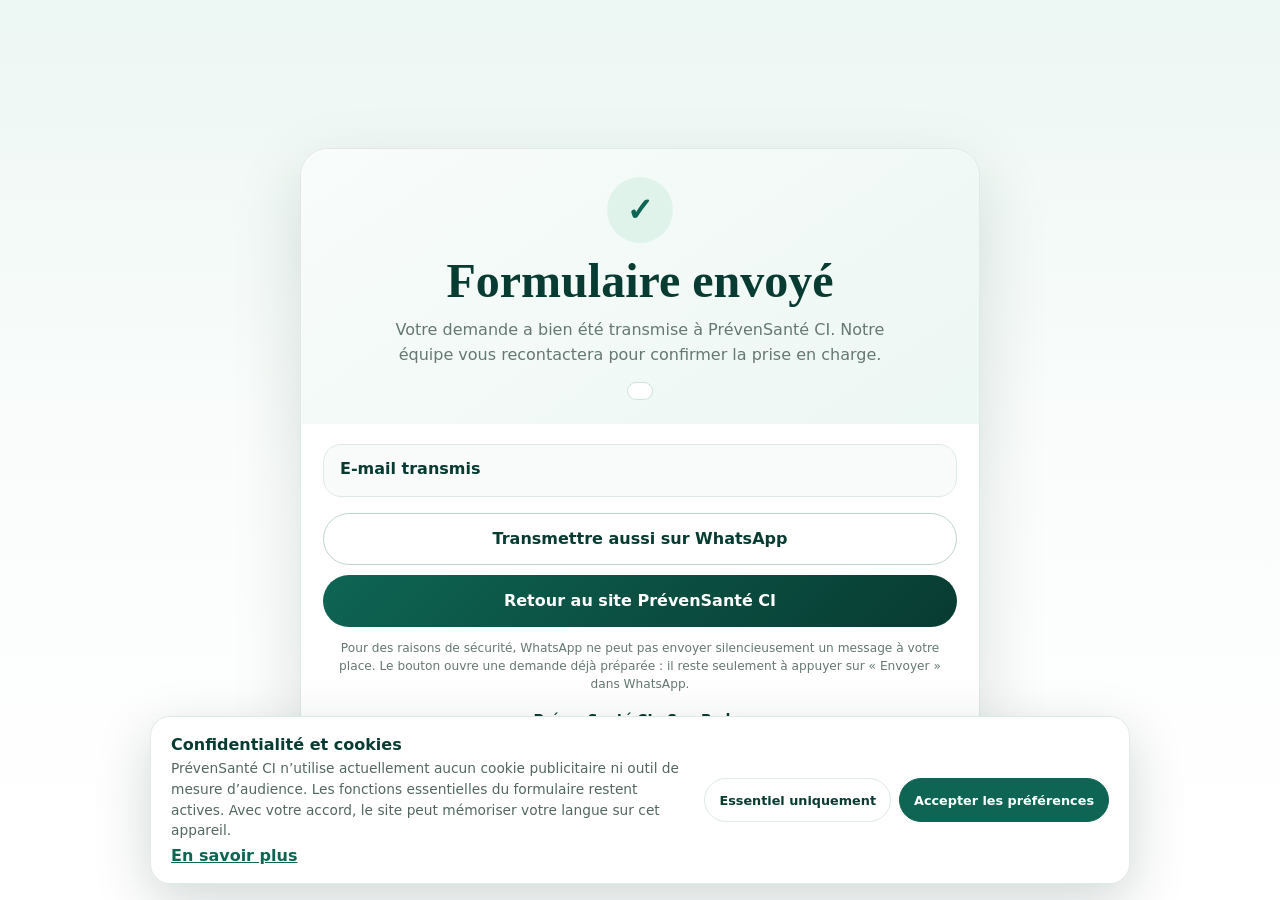
<file: confirmation.html>
<!DOCTYPE html>

<html lang="fr">
<head>
<meta charset="utf-8"/>
<meta content="width=device-width,initial-scale=1,viewport-fit=cover" name="viewport"/>
<meta content="noindex,nofollow" name="robots"/>
<meta content="#083b32" name="theme-color"/>
<title>Demande envoyée | PrévenSanté CI</title>
<style>
:root{--g:#083b32;--g2:#0e6553;--mint:#eaf5f1;--ink:#10231e;--muted:#657871;--line:#dfe9e5;--white:#fff;--gold:#d7a640}
*{box-sizing:border-box}body{margin:0;font-family:Inter,system-ui,-apple-system,"Segoe UI",Arial,sans-serif;background:linear-gradient(180deg,#edf7f3 0%,#fbfdfc 55%,#fff 100%);color:var(--ink);min-height:100dvh;display:grid;place-items:center;padding:20px}.card{width:min(680px,100%);background:#fff;border:1px solid var(--line);border-radius:28px;box-shadow:0 24px 70px rgba(4,39,32,.14);overflow:hidden}.top{padding:28px 24px 20px;text-align:center;background:linear-gradient(145deg,#f8fcfa,#edf7f3)}.mark{width:66px;height:66px;border-radius:50%;display:grid;place-items:center;margin:0 auto 14px;background:#dff3eb;color:var(--g2);font-size:2rem;font-weight:950}.top h1{margin:0;color:var(--g);font-family:Georgia,"Times New Roman",serif;font-size:clamp(2rem,7vw,3rem);line-height:1}.top p{margin:12px auto 0;max-width:540px;color:var(--muted);line-height:1.6}.ref{margin-top:14px;display:inline-block;border:1px solid #cfe2db;background:#fff;padding:8px 12px;border-radius:999px;font-weight:900;color:var(--g);font-size:.82rem}.body{padding:20px 22px 24px}.status{background:#f8fbfa;border:1px solid var(--line);border-radius:18px;padding:14px 16px;margin-bottom:16px}.status b{display:block;color:var(--g);margin-bottom:4px}.status span{font-size:.86rem;color:var(--muted)}.summary{border:1px solid var(--line);border-radius:18px;overflow:hidden;margin:0 0 16px}.summary-title{padding:12px 14px;background:#f4f9f7;color:var(--g);font-weight:900}.row{display:grid;grid-template-columns:42% 58%;gap:10px;padding:10px 14px;border-top:1px solid var(--line);font-size:.82rem}.row span{color:var(--muted)}.row strong{color:#213832;overflow-wrap:anywhere}.actions{display:grid;gap:10px}.btn{min-height:52px;border:0;border-radius:999px;padding:13px 18px;text-decoration:none;display:flex;align-items:center;justify-content:center;text-align:center;font-weight:900;cursor:pointer}.primary{background:linear-gradient(135deg,var(--g2),var(--g));color:#fff}.wa{background:#fff;color:var(--g);border:1px solid #bcd5cc}.note{font-size:.76rem;color:var(--muted);line-height:1.5;margin:12px 2px 0;text-align:center}.brand{text-align:center;margin-top:18px;color:var(--g);font-weight:900;font-size:.86rem}@media(max-width:560px){body{padding:10px}.card{border-radius:22px}.top{padding:24px 16px 18px}.body{padding:16px}.row{grid-template-columns:1fr;gap:3px}.summary{max-height:42dvh;overflow:auto}}
</style>
<link href="consent.css" rel="stylesheet"/></head>
<body>
<main aria-live="polite" class="card">
<section class="top">
<div class="mark">✓</div>
<h1 id="title">Formulaire envoyé</h1>
<p id="lead">Votre demande a bien été transmise à PrévenSanté CI. Notre équipe vous recontactera pour confirmer la prise en charge.</p>
<div class="ref" id="refBox"></div>
</section>
<section class="body">
<div class="status"><b id="mailStatus">E-mail transmis</b></div>
<div class="summary" hidden="" id="summary"><div class="summary-title" id="summaryTitle">Récapitulatif de la demande</div><div id="rows"></div></div>
<div class="actions">
<a class="btn wa" data-wa-context="appointment" href="https://wa.me/2250712619655" id="waBtn" rel="noopener">Transmettre aussi sur WhatsApp</a>
<a class="btn primary" href="/" id="homeBtn">Retour au site PrévenSanté CI</a>
</div>
<p class="note" id="note">Pour des raisons de sécurité, WhatsApp ne peut pas envoyer silencieusement un message à votre place. Le bouton ouvre une demande déjà préparée : il reste seulement à appuyer sur « Envoyer » dans WhatsApp.</p>
<div class="brand">PrévenSanté CI · San Pedro</div>
</section>
</main>
<script>
(function(){
  const p=new URLSearchParams(location.search), lang=p.get('lang')==='en'?'en':'fr', ref=p.get('ref')||'';
  document.documentElement.lang=lang;
  const t={fr:{title:'Formulaire envoyé',lead:'Votre demande a bien été transmise à PrévenSanté CI. Notre équipe vous recontactera pour confirmer la prise en charge.',mailStatus:'E-mail transmis',summary:'Récapitulatif de la demande',wa:'Transmettre aussi sur WhatsApp',home:'Retour au site PrévenSanté CI',note:'Pour des raisons de sécurité, WhatsApp ne peut pas envoyer silencieusement un message à votre place. Le bouton ouvre une demande déjà préparée : il reste seulement à appuyer sur « Envoyer » dans WhatsApp.',ref:'Référence'},en:{title:'Form sent',lead:'Your request has been sent to PrévenSanté CI. Our team will contact you to confirm the service.',mailStatus:'Email sent',summary:'Request summary',wa:'Send also via WhatsApp',home:'Back to PrévenSanté CI',note:'For security reasons, WhatsApp cannot silently send a message on your behalf. The button opens a pre-filled request; you only need to tap “Send” in WhatsApp.',ref:'Reference'}}[lang];
  for(const [id,val] of Object.entries({title:t.title,lead:t.lead,mailStatus:t.mailStatus,summaryTitle:t.summary,note:t.note})){const el=document.getElementById(id);if(el)el.textContent=val;}
  document.getElementById('waBtn').textContent=t.wa;document.getElementById('homeBtn').textContent=t.home;document.getElementById('refBox').textContent=ref?`${t.ref} : ${ref}`:'';
  let data=null;try{data=JSON.parse(sessionStorage.getItem('psci_last_submission')||'null')}catch(_){data=null}
  if(data&&(!ref||data.reference===ref)&&Array.isArray(data.rows)){
    const box=document.getElementById('summary'), rows=document.getElementById('rows');box.hidden=false;
    rows.innerHTML=data.rows.map(r=>`<div class="row"><span>${esc(r[0])}</span><strong>${esc(r[1])}</strong></div>`).join('');
    const head=lang==='fr'?'PRÉVENSANTÉ CI — DEMANDE DE PRISE EN CHARGE':'PRÉVENSANTÉ CI — CARE REQUEST';
    const msg=[`*${head}*`,'',...data.rows.map(r=>`*${r[0]}* : ${r[1]}`),'',lang==='fr'?'Merci de confirmer la disponibilité et l’organisation de la prise en charge.':'Please confirm availability and care arrangements.'].join('\n');
    document.getElementById('waBtn').href='https://wa.me/2250712619655?text='+encodeURIComponent(msg);
  } else {
    const fallback=(lang==='fr'?`Bonjour PrévenSanté CI, je vous contacte au sujet de ma demande ${ref||''}.`:`Hello PrévenSanté CI, I am contacting you about my request ${ref||''}.`);
    document.getElementById('waBtn').href='https://wa.me/2250712619655?text='+encodeURIComponent(fallback);
  }
  function esc(v){return String(v??'').replace(/[&<>"']/g,m=>({'&':'&amp;','<':'&lt;','>':'&gt;','"':'&quot;',"'":'&#39;'}[m]))}
})();
</script>
<script defer src="privacy-consent.js"></script>
<script defer src="conversion.js"></script></body>
</html>
</file>
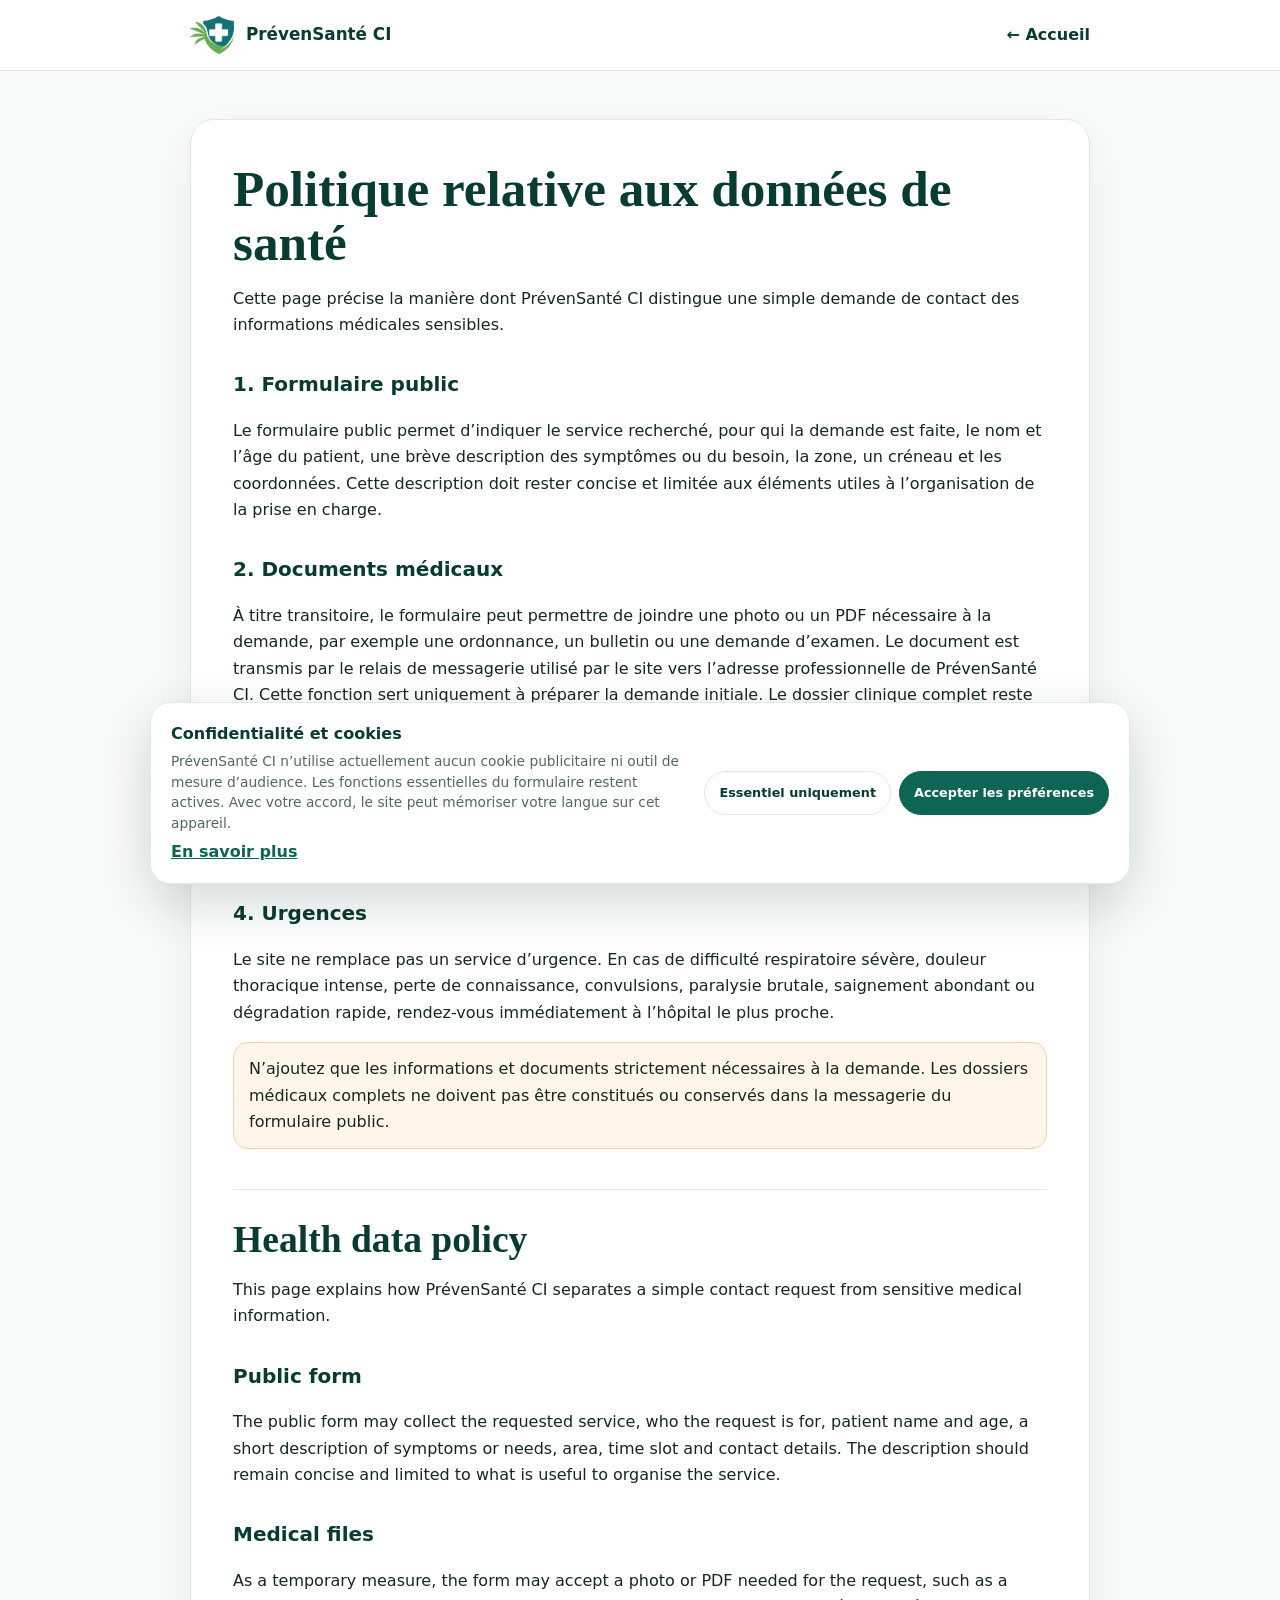
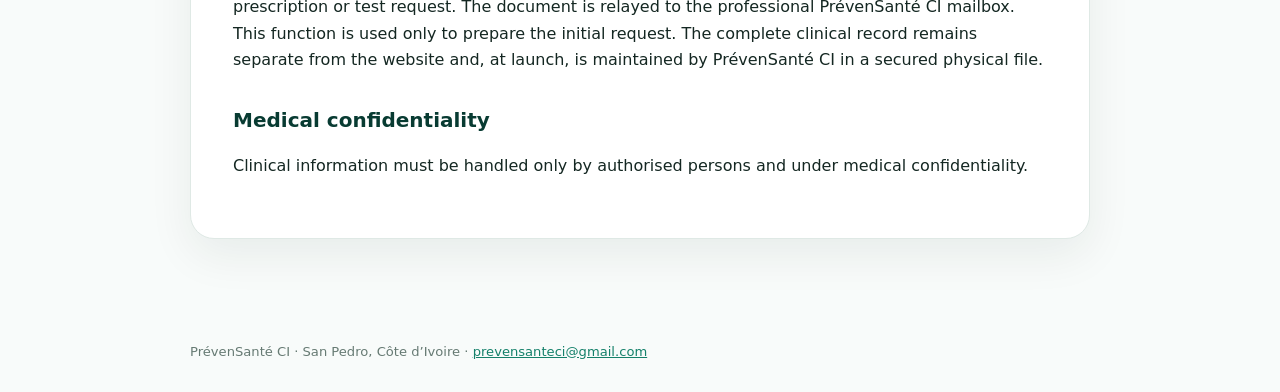
<file: health-data.html>
<!DOCTYPE html>

<html lang="fr"><head><meta charset="utf-8"/><meta content="width=device-width,initial-scale=1,viewport-fit=cover" name="viewport"/><meta content="index,follow" name="robots"/><meta content="Politique de PrévenSanté CI relative aux données de santé et aux documents médicaux transmis via le formulaire public." name="description"/><link href="https://prevensanteci.github.io/health-data.html" rel="canonical"/><title>Politique relative aux données de santé | PrévenSanté CI</title><link href="logo.webp" rel="icon" type="image/webp"/><link href="legal.css" rel="stylesheet"/><link href="consent.css" rel="stylesheet"/></head><body>
<header><div class="wrap bar"><img alt="Logo PrévenSanté CI" height="44" src="logo.webp" width="44"/><b>PrévenSanté CI</b><a href="index.html">← Accueil</a></div></header>
<main><div class="wrap"><article class="card"><h1>Politique relative aux données de santé</h1>
<p>Cette page précise la manière dont PrévenSanté CI distingue une simple demande de contact des informations médicales sensibles.</p>
<h2>1. Formulaire public</h2><p>Le formulaire public permet d’indiquer le service recherché, pour qui la demande est faite, le nom et l’âge du patient, une brève description des symptômes ou du besoin, la zone, un créneau et les coordonnées. Cette description doit rester concise et limitée aux éléments utiles à l’organisation de la prise en charge.</p>
<h2>2. Documents médicaux</h2><p>À titre transitoire, le formulaire peut permettre de joindre une photo ou un PDF nécessaire à la demande, par exemple une ordonnance, un bulletin ou une demande d’examen. Le document est transmis par le relais de messagerie utilisé par le site vers l’adresse professionnelle de PrévenSanté CI. Cette fonction sert uniquement à préparer la demande initiale. Le dossier clinique complet reste séparé du site ; au démarrage, il est tenu sous format physique sécurisé par PrévenSanté CI.</p>
<h2>3. Secret médical</h2><p>Les informations recueillies dans le cadre de la prise en charge clinique doivent être traitées par des personnes autorisées et dans le respect du secret médical.</p>
<h2>4. Urgences</h2><p>Le site ne remplace pas un service d’urgence. En cas de difficulté respiratoire sévère, douleur thoracique intense, perte de connaissance, convulsions, paralysie brutale, saignement abondant ou dégradation rapide, rendez-vous immédiatement à l’hôpital le plus proche.</p>
<p class="warn">N’ajoutez que les informations et documents strictement nécessaires à la demande. Les dossiers médicaux complets ne doivent pas être constitués ou conservés dans la messagerie du formulaire public.</p><section class="en" lang="en"><h2 class="translation-title">Health data policy</h2>
<p>This page explains how PrévenSanté CI separates a simple contact request from sensitive medical information.</p>
<h2>Public form</h2><p>The public form may collect the requested service, who the request is for, patient name and age, a short description of symptoms or needs, area, time slot and contact details. The description should remain concise and limited to what is useful to organise the service.</p>
<h2>Medical files</h2><p>As a temporary measure, the form may accept a photo or PDF needed for the request, such as a prescription or test request. The document is relayed to the professional PrévenSanté CI mailbox. This function is used only to prepare the initial request. The complete clinical record remains separate from the website and, at launch, is maintained by PrévenSanté CI in a secured physical file.</p>
<h2>Medical confidentiality</h2><p>Clinical information must be handled only by authorised persons and under medical confidentiality.</p></section></article></div></main>
<footer><div class="wrap">PrévenSanté CI · San Pedro, Côte d’Ivoire · <a href="mailto:prevensanteci@gmail.com">prevensanteci@gmail.com</a></div></footer>
<script defer="" src="privacy-consent.js"></script></body></html>
</file>
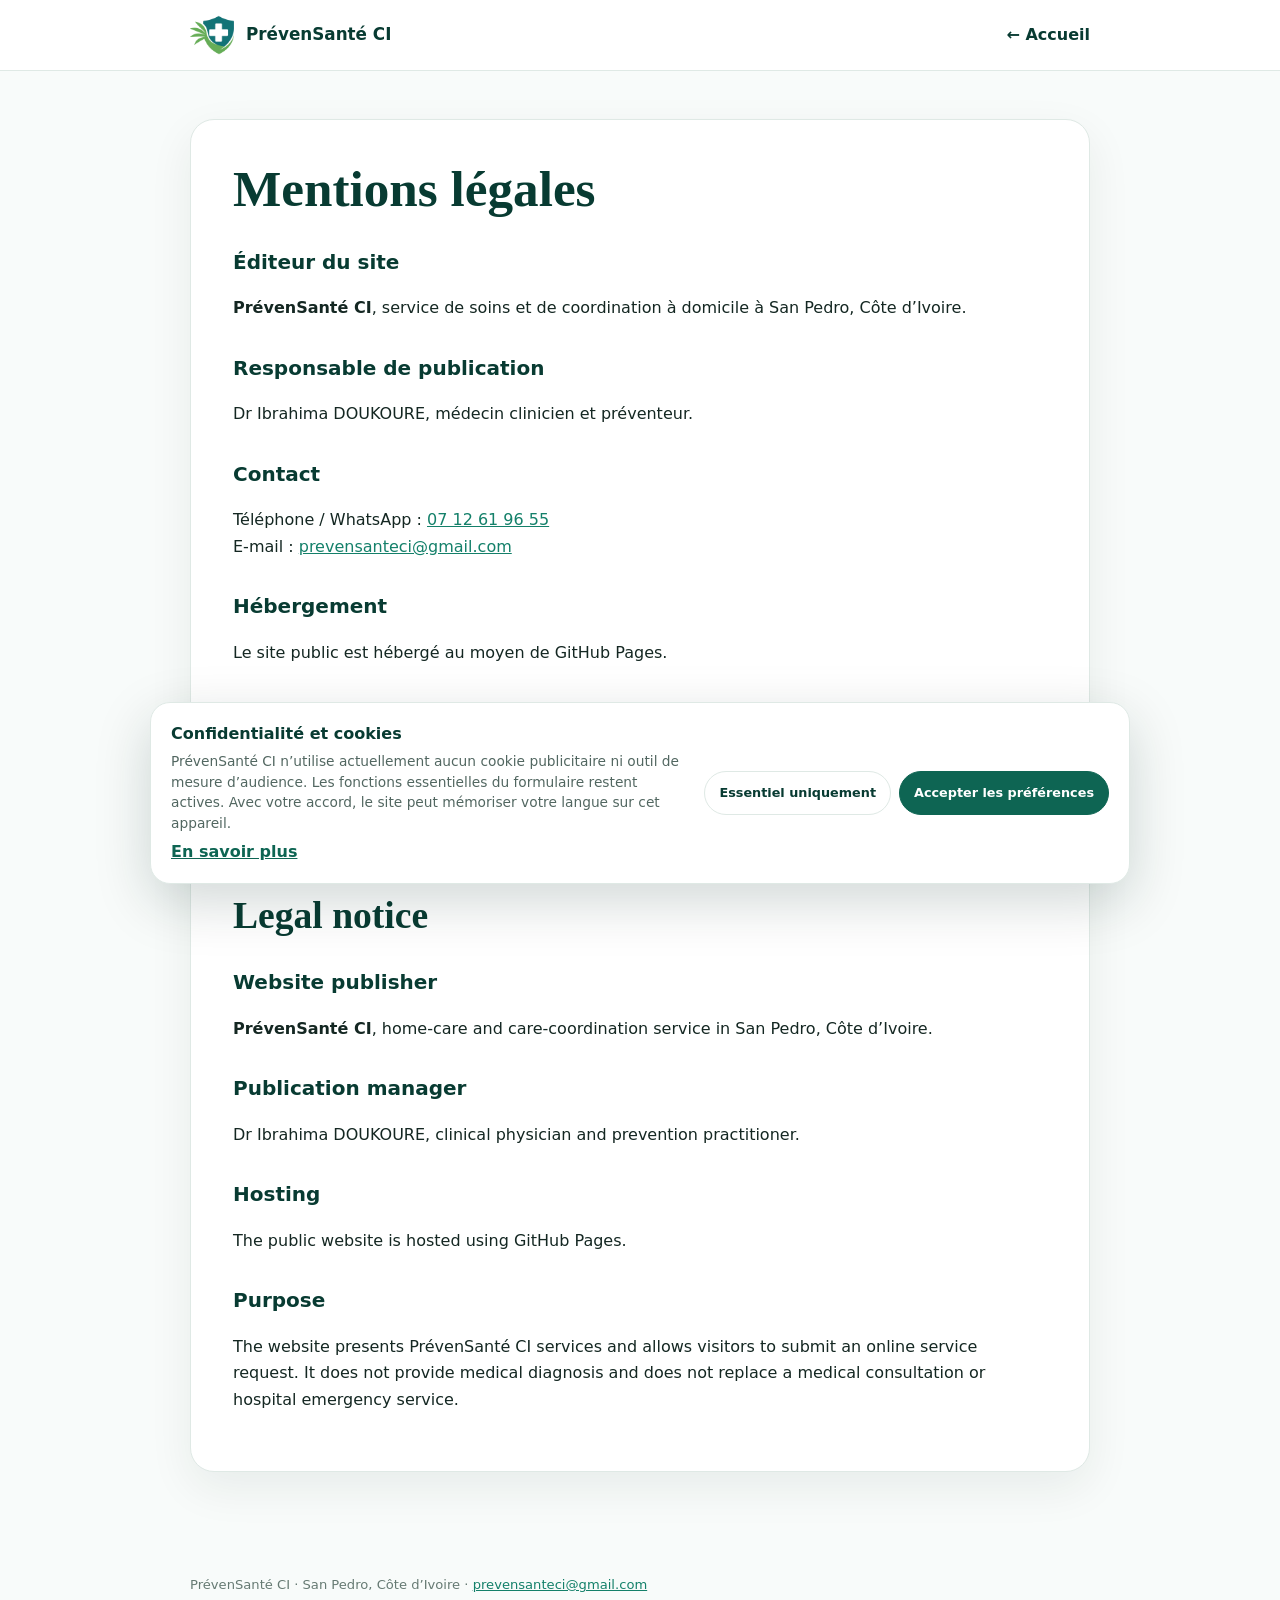
<file: legal.html>
<!DOCTYPE html>

<html lang="fr"><head><meta charset="utf-8"/><meta content="width=device-width,initial-scale=1,viewport-fit=cover" name="viewport"/><meta content="index,follow" name="robots"/><meta content="Mentions légales de PrévenSanté CI, service de soins à domicile à San Pedro." name="description"/><link href="https://prevensanteci.github.io/legal.html" rel="canonical"/><title>Mentions légales | PrévenSanté CI</title><link href="logo.webp" rel="icon" type="image/webp"/><link href="legal.css" rel="stylesheet"/><link href="consent.css" rel="stylesheet"/></head><body>
<header><div class="wrap bar"><img alt="Logo PrévenSanté CI" height="44" src="logo.webp" width="44"/><b>PrévenSanté CI</b><a href="index.html">← Accueil</a></div></header>
<main><div class="wrap"><article class="card"><h1>Mentions légales</h1>
<h2>Éditeur du site</h2><p><strong>PrévenSanté CI</strong>, service de soins et de coordination à domicile à San Pedro, Côte d’Ivoire.</p>
<h2>Responsable de publication</h2><p>Dr Ibrahima DOUKOURE, médecin clinicien et préventeur.</p>
<h2>Contact</h2><p>Téléphone / WhatsApp : <a href="https://wa.me/2250712619655">07 12 61 96 55</a><br/>E-mail : <a href="mailto:prevensanteci@gmail.com">prevensanteci@gmail.com</a></p>
<h2>Hébergement</h2><p>Le site public est hébergé au moyen de GitHub Pages.</p>
<h2>Objet du site</h2><p>Le site présente les services de PrévenSanté CI et permet de demander un rappel ou l’organisation d’une prise en charge. Il ne délivre aucun diagnostic médical et ne remplace pas une consultation médicale ni un service d’urgence hospitalier.</p><section class="en" lang="en"><h2 class="translation-title">Legal notice</h2>
<h2>Website publisher</h2><p><strong>PrévenSanté CI</strong>, home-care and care-coordination service in San Pedro, Côte d’Ivoire.</p>
<h2>Publication manager</h2><p>Dr Ibrahima DOUKOURE, clinical physician and prevention practitioner.</p>
<h2>Hosting</h2><p>The public website is hosted using GitHub Pages.</p>
<h2>Purpose</h2><p>The website presents PrévenSanté CI services and allows visitors to submit an online service request. It does not provide medical diagnosis and does not replace a medical consultation or hospital emergency service.</p></section></article></div></main>
<footer><div class="wrap">PrévenSanté CI · San Pedro, Côte d’Ivoire · <a href="mailto:prevensanteci@gmail.com">prevensanteci@gmail.com</a></div></footer>
<script defer="" src="privacy-consent.js"></script></body></html>
</file>
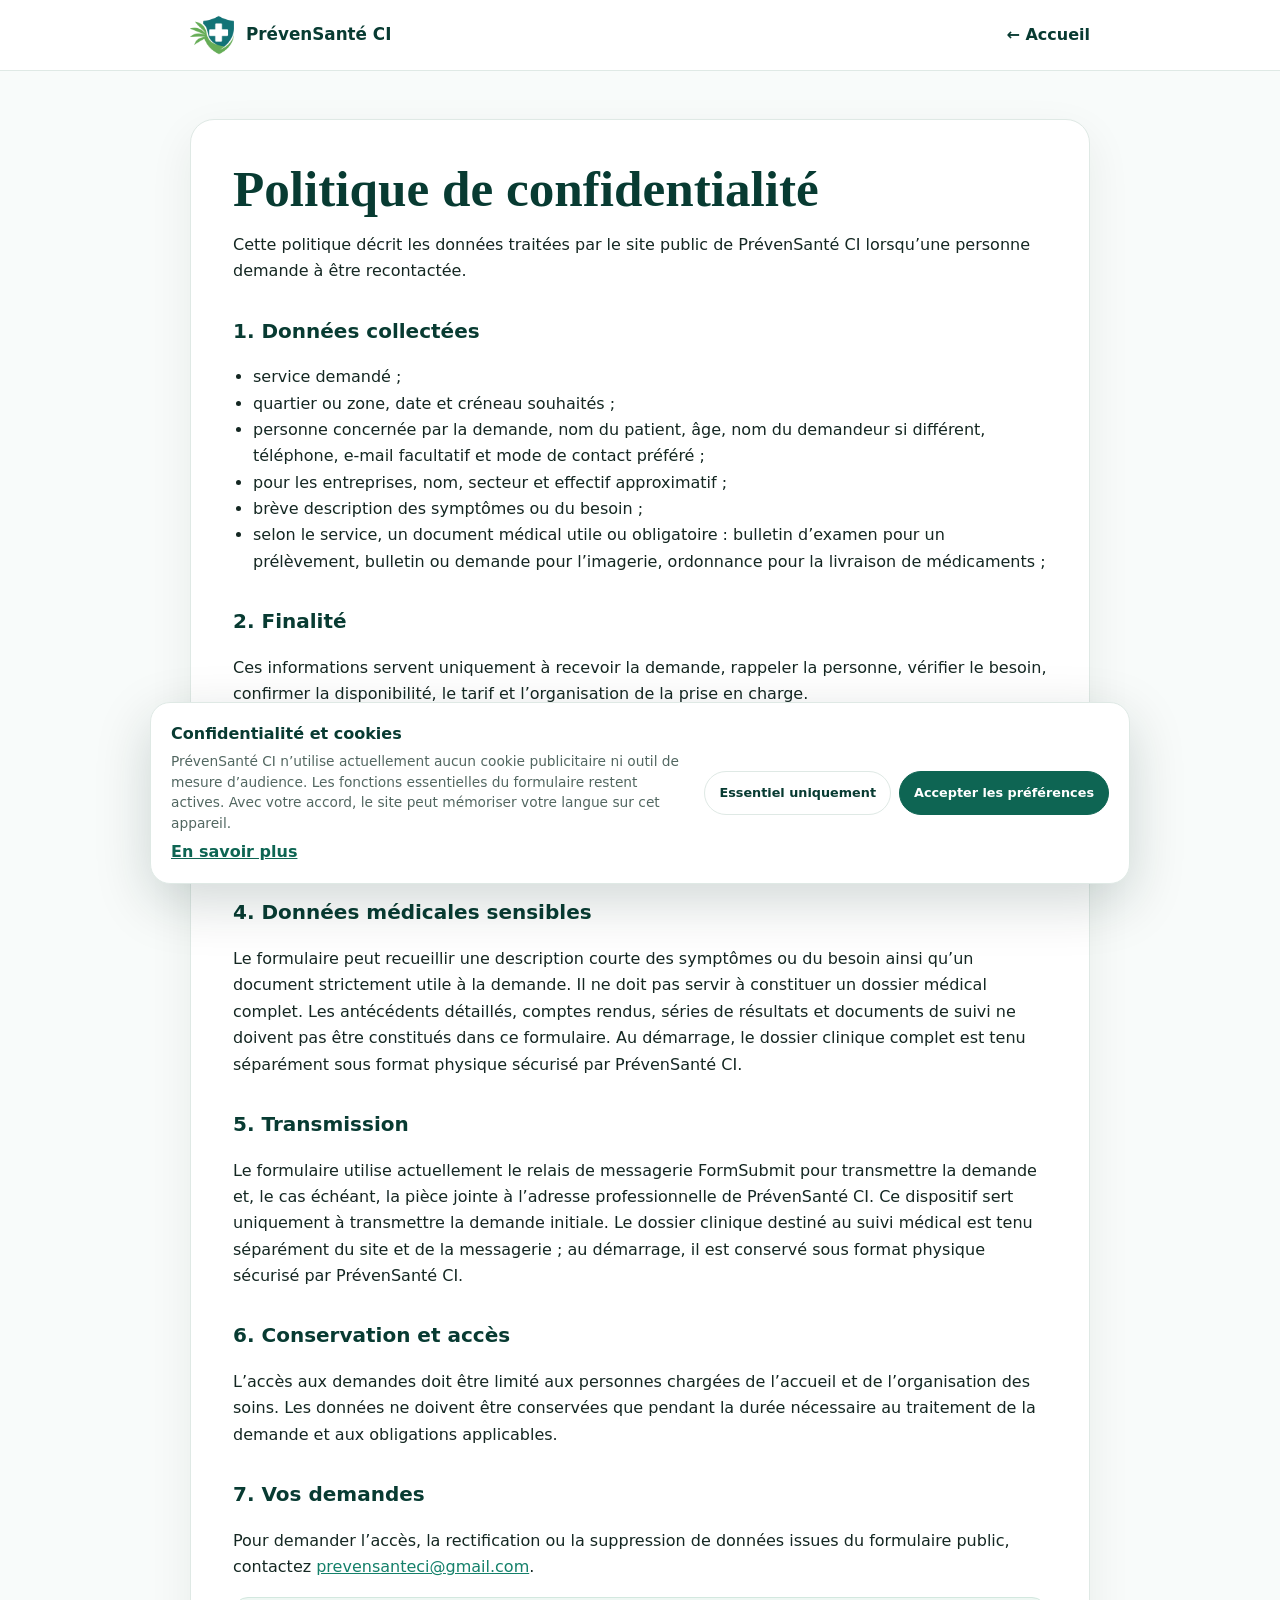
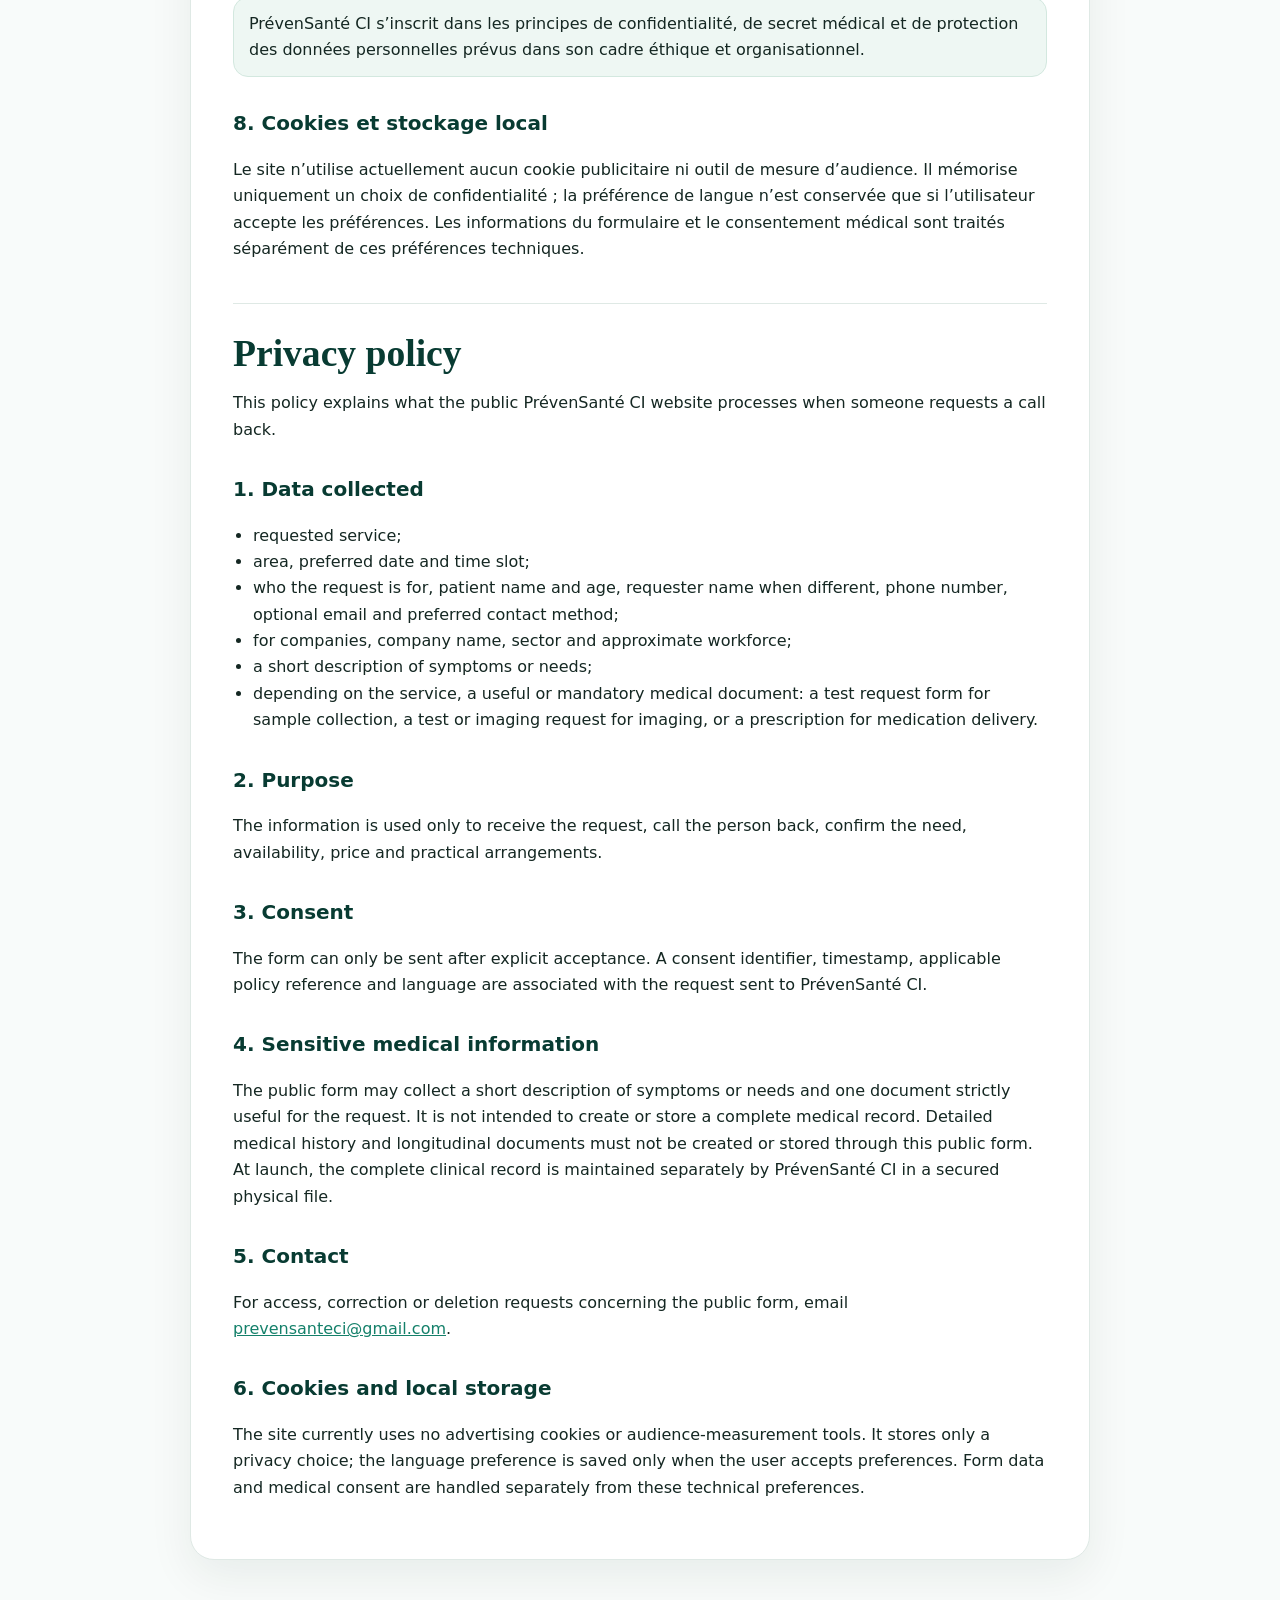
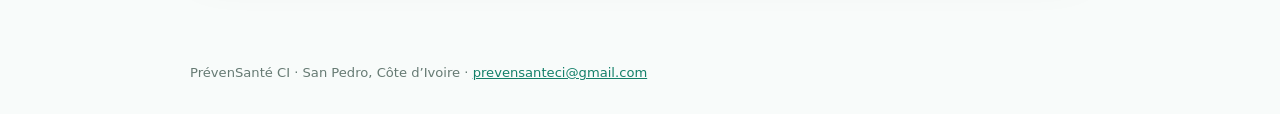
<file: privacy.html>
<!DOCTYPE html>

<html lang="fr"><head><meta charset="utf-8"/><meta content="width=device-width,initial-scale=1,viewport-fit=cover" name="viewport"/><meta content="index,follow" name="robots"/><meta content="Politique de confidentialité de PrévenSanté CI et traitement des données transmises via le formulaire public." name="description"/><link href="https://prevensanteci.github.io/privacy.html" rel="canonical"/><title>Politique de confidentialité | PrévenSanté CI</title><link href="logo.webp" rel="icon" type="image/webp"/><link href="legal.css" rel="stylesheet"/><link href="consent.css" rel="stylesheet"/></head><body>
<header><div class="wrap bar"><img alt="Logo PrévenSanté CI" height="44" src="logo.webp" width="44"/><b>PrévenSanté CI</b><a href="index.html">← Accueil</a></div></header>
<main><div class="wrap"><article class="card"><h1>Politique de confidentialité</h1>
<p>Cette politique décrit les données traitées par le site public de PrévenSanté CI lorsqu’une personne demande à être recontactée.</p>
<h2>1. Données collectées</h2><ul><li>service demandé ;</li><li>quartier ou zone, date et créneau souhaités ;</li><li>personne concernée par la demande, nom du patient, âge, nom du demandeur si différent, téléphone, e-mail facultatif et mode de contact préféré ;</li><li>pour les entreprises, nom, secteur et effectif approximatif ;</li><li>brève description des symptômes ou du besoin ;</li><li>selon le service, un document médical utile ou obligatoire : bulletin d’examen pour un prélèvement, bulletin ou demande pour l’imagerie, ordonnance pour la livraison de médicaments ;</li></ul>
<h2>2. Finalité</h2><p>Ces informations servent uniquement à recevoir la demande, rappeler la personne, vérifier le besoin, confirmer la disponibilité, le tarif et l’organisation de la prise en charge.</p>
<h2>3. Consentement</h2><p>Le formulaire ne peut être envoyé qu’après acceptation explicite. Un identifiant de consentement, la date et l’heure, la référence de la politique applicable et la langue utilisée sont associés à la demande transmise à PrévenSanté CI.</p>
<h2>4. Données médicales sensibles</h2><p>Le formulaire peut recueillir une description courte des symptômes ou du besoin ainsi qu’un document strictement utile à la demande. Il ne doit pas servir à constituer un dossier médical complet. Les antécédents détaillés, comptes rendus, séries de résultats et documents de suivi ne doivent pas être constitués dans ce formulaire. Au démarrage, le dossier clinique complet est tenu séparément sous format physique sécurisé par PrévenSanté CI.</p>
<h2>5. Transmission</h2><p>Le formulaire utilise actuellement le relais de messagerie FormSubmit pour transmettre la demande et, le cas échéant, la pièce jointe à l’adresse professionnelle de PrévenSanté CI. Ce dispositif sert uniquement à transmettre la demande initiale. Le dossier clinique destiné au suivi médical est tenu séparément du site et de la messagerie ; au démarrage, il est conservé sous format physique sécurisé par PrévenSanté CI.</p>
<h2>6. Conservation et accès</h2><p>L’accès aux demandes doit être limité aux personnes chargées de l’accueil et de l’organisation des soins. Les données ne doivent être conservées que pendant la durée nécessaire au traitement de la demande et aux obligations applicables.</p>
<h2>7. Vos demandes</h2><p>Pour demander l’accès, la rectification ou la suppression de données issues du formulaire public, contactez <a href="mailto:prevensanteci@gmail.com">prevensanteci@gmail.com</a>.</p>
<p class="note">PrévenSanté CI s’inscrit dans les principes de confidentialité, de secret médical et de protection des données personnelles prévus dans son cadre éthique et organisationnel.</p><h2>8. Cookies et stockage local</h2><p>Le site n’utilise actuellement aucun cookie publicitaire ni outil de mesure d’audience. Il mémorise uniquement un choix de confidentialité ; la préférence de langue n’est conservée que si l’utilisateur accepte les préférences. Les informations du formulaire et le consentement médical sont traités séparément de ces préférences techniques.</p><section class="en" lang="en"><h2 class="translation-title">Privacy policy</h2>
<p>This policy explains what the public PrévenSanté CI website processes when someone requests a call back.</p>
<h2>1. Data collected</h2><ul><li>requested service;</li><li>area, preferred date and time slot;</li><li>who the request is for, patient name and age, requester name when different, phone number, optional email and preferred contact method;</li><li>for companies, company name, sector and approximate workforce;</li><li>a short description of symptoms or needs;</li><li>depending on the service, a useful or mandatory medical document: a test request form for sample collection, a test or imaging request for imaging, or a prescription for medication delivery.</li></ul>
<h2>2. Purpose</h2><p>The information is used only to receive the request, call the person back, confirm the need, availability, price and practical arrangements.</p>
<h2>3. Consent</h2><p>The form can only be sent after explicit acceptance. A consent identifier, timestamp, applicable policy reference and language are associated with the request sent to PrévenSanté CI.</p>
<h2>4. Sensitive medical information</h2><p>The public form may collect a short description of symptoms or needs and one document strictly useful for the request. It is not intended to create or store a complete medical record. Detailed medical history and longitudinal documents must not be created or stored through this public form. At launch, the complete clinical record is maintained separately by PrévenSanté CI in a secured physical file.</p>
<h2>5. Contact</h2><p>For access, correction or deletion requests concerning the public form, email <a href="mailto:prevensanteci@gmail.com">prevensanteci@gmail.com</a>.</p><h2>6. Cookies and local storage</h2><p>The site currently uses no advertising cookies or audience-measurement tools. It stores only a privacy choice; the language preference is saved only when the user accepts preferences. Form data and medical consent are handled separately from these technical preferences.</p></section></article></div></main>
<footer><div class="wrap">PrévenSanté CI · San Pedro, Côte d’Ivoire · <a href="mailto:prevensanteci@gmail.com">prevensanteci@gmail.com</a></div></footer>
<script defer="" src="privacy-consent.js"></script></body></html>
</file>
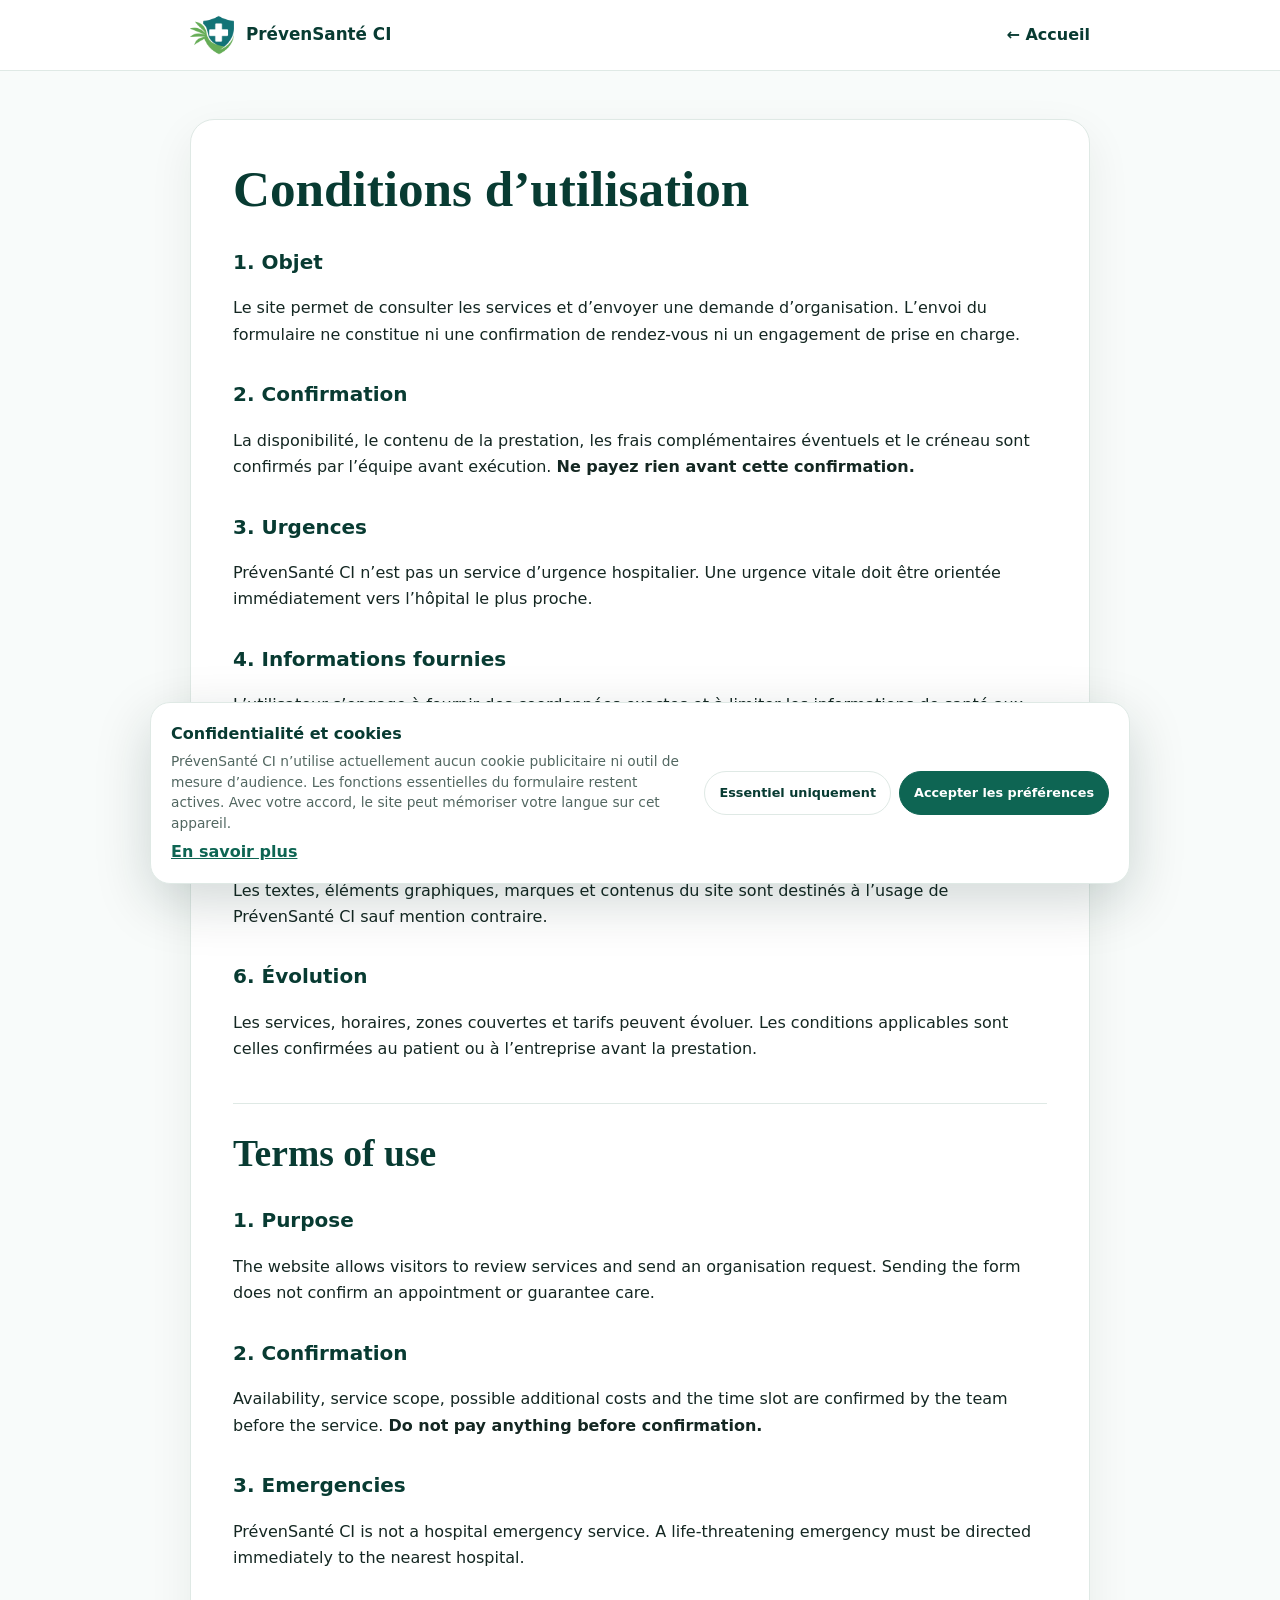
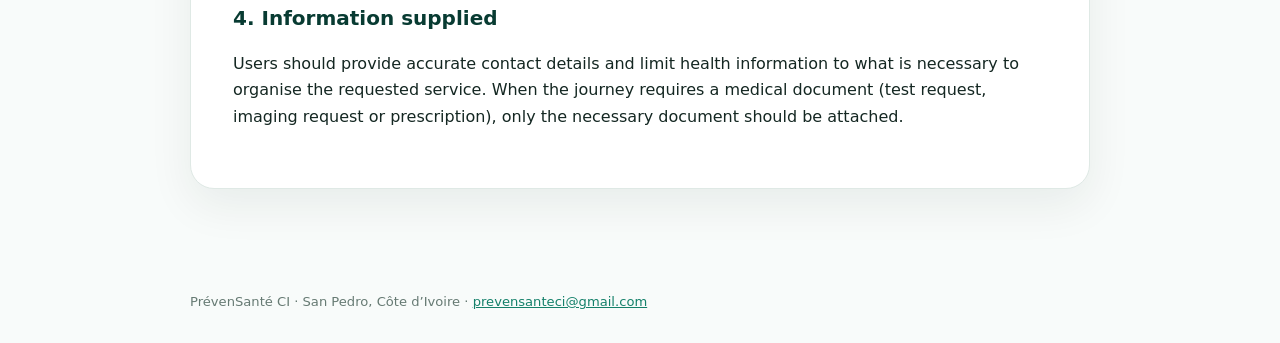
<file: terms.html>
<!DOCTYPE html>

<html lang="fr"><head><meta charset="utf-8"/><meta content="width=device-width,initial-scale=1,viewport-fit=cover" name="viewport"/><meta content="index,follow" name="robots"/><meta content="Conditions d’utilisation du site PrévenSanté CI et règles applicables aux demandes de prise en charge." name="description"/><link href="https://prevensanteci.github.io/terms.html" rel="canonical"/><title>Conditions d’utilisation | PrévenSanté CI</title><link href="logo.webp" rel="icon" type="image/webp"/><link href="legal.css" rel="stylesheet"/><link href="consent.css" rel="stylesheet"/></head><body>
<header><div class="wrap bar"><img alt="Logo PrévenSanté CI" height="44" src="logo.webp" width="44"/><b>PrévenSanté CI</b><a href="index.html">← Accueil</a></div></header>
<main><div class="wrap"><article class="card"><h1>Conditions d’utilisation</h1>
<h2>1. Objet</h2><p>Le site permet de consulter les services et d’envoyer une demande d’organisation. L’envoi du formulaire ne constitue ni une confirmation de rendez-vous ni un engagement de prise en charge.</p>
<h2>2. Confirmation</h2><p>La disponibilité, le contenu de la prestation, les frais complémentaires éventuels et le créneau sont confirmés par l’équipe avant exécution. <strong>Ne payez rien avant cette confirmation.</strong></p>
<h2>3. Urgences</h2><p>PrévenSanté CI n’est pas un service d’urgence hospitalier. Une urgence vitale doit être orientée immédiatement vers l’hôpital le plus proche.</p>
<h2>4. Informations fournies</h2><p>L’utilisateur s’engage à fournir des coordonnées exactes et à limiter les informations de santé aux seuls éléments utiles à l’organisation de la prise en charge. Lorsqu’un document médical est demandé par le parcours (bulletin d’examen, demande d’imagerie ou ordonnance), seul le document nécessaire doit être joint.</p>
<h2>5. Propriété intellectuelle</h2><p>Les textes, éléments graphiques, marques et contenus du site sont destinés à l’usage de PrévenSanté CI sauf mention contraire.</p>
<h2>6. Évolution</h2><p>Les services, horaires, zones couvertes et tarifs peuvent évoluer. Les conditions applicables sont celles confirmées au patient ou à l’entreprise avant la prestation.</p><section class="en" lang="en"><h2 class="translation-title">Terms of use</h2>
<h2>1. Purpose</h2><p>The website allows visitors to review services and send an organisation request. Sending the form does not confirm an appointment or guarantee care.</p>
<h2>2. Confirmation</h2><p>Availability, service scope, possible additional costs and the time slot are confirmed by the team before the service. <strong>Do not pay anything before confirmation.</strong></p>
<h2>3. Emergencies</h2><p>PrévenSanté CI is not a hospital emergency service. A life-threatening emergency must be directed immediately to the nearest hospital.</p>
<h2>4. Information supplied</h2><p>Users should provide accurate contact details and limit health information to what is necessary to organise the requested service. When the journey requires a medical document (test request, imaging request or prescription), only the necessary document should be attached.</p></section></article></div></main>
<footer><div class="wrap">PrévenSanté CI · San Pedro, Côte d’Ivoire · <a href="mailto:prevensanteci@gmail.com">prevensanteci@gmail.com</a></div></footer>
<script defer="" src="privacy-consent.js"></script></body></html>
</file>
<file: style.css>
*{box-sizing:border-box}
body.lock{overflow:hidden}
.container{width:min(1360px,calc(100% - 48px));margin:auto}
.serif{font-family:Georgia,"Times New Roman",serif}
.emergency{background:#fff1ef;color:#75372f;border-bottom:1px solid #efcec7;font-size:.82rem}
.emergency .container{min-height:38px;display:flex;align-items:center;gap:8px;justify-content:center;text-align:center}
.emergency b{color:#8c2e23}
.header{position:sticky;top:0;z-index:70;background:rgba(255,255,255,.94);backdrop-filter:blur(15px);border-bottom:1px solid rgba(11,74,62,.08)}
.nav{height:78px;display:flex;align-items:center;gap:22px}
.brand{display:flex;align-items:center;gap:11px;color:var(--g900);text-decoration:none;min-width:max-content}
.logo svg{width:28px;height:28px}
.brand strong{display:block;font-size:1.06rem}
.brand span{display:block;font-size:.72rem;color:var(--muted);font-weight:600}
.desktop-nav{display:flex;align-items:center;gap:18px;margin-left:auto}
.desktop-nav a{color:#263b35;text-decoration:none;font-weight:750;font-size:.9rem}
.desktop-nav a:hover{color:var(--g600)}
.lang{display:flex;align-items:center;background:#eef5f2;border:1px solid var(--line);padding:3px;border-radius:999px}
.lang button{border:0;background:transparent;color:#61736d;font-weight:850;font-size:.75rem;padding:7px 10px;border-radius:999px;cursor:pointer}
.lang button.active{background:#fff;color:var(--g900);box-shadow:0 3px 12px rgba(4,39,32,.09)}
.btn{border:0;border-radius:999px;padding:13px 18px;display:inline-flex;align-items:center;justify-content:center;gap:8px;font-weight:850;text-decoration:none;cursor:pointer;transition:.2s}
.btn:hover{transform:translateY(-1px)}
.btn-primary{background:linear-gradient(135deg,var(--g700),var(--g900));color:#fff;box-shadow:0 12px 28px rgba(8,59,50,.22)}
.btn-gold{background:linear-gradient(135deg,#efbc50,#d59d2c);color:#2c2109}
.btn-soft{background:#fff;color:var(--g900);border:1px solid var(--line);box-shadow:var(--shadow2)}
.menu-btn{display:none;width:46px;height:46px;border:1px solid var(--line);border-radius:15px;background:#fff;cursor:pointer}
.menu-btn span{display:block;width:20px;height:2px;background:var(--g900);margin:4px auto;border-radius:2px}
.hero{position:relative;overflow:hidden;background:linear-gradient(135deg,#f7fcfa 0%,#edf7f3 60%,#fff8e8 100%)}
.hero:before{content:"";position:absolute;right:-12%;top:-20%;width:640px;height:640px;border-radius:50%;background:radial-gradient(circle,rgba(18,128,105,.12),transparent 65%)}
.hero-grid{padding:58px 0 64px;display:grid;grid-template-columns:1.02fr .98fr;gap:48px;align-items:center;position:relative}
.eyebrow{display:flex;align-items:center;gap:10px;color:var(--g600);text-transform:uppercase;letter-spacing:.13em;font-weight:900;font-size:.72rem}
.eyebrow:before{content:"";width:34px;height:2px;background:var(--gold)}
h1{font-family:Georgia,"Times New Roman",serif;font-size:clamp(3rem,5vw,5.3rem);line-height:.99;margin:18px 0 20px;color:#0b2d25;letter-spacing:-.035em}
.hero-actions{display:flex;gap:11px;flex-wrap:wrap}
.trust-row{display:flex;flex-wrap:wrap;gap:9px;margin-top:24px}
.trust{padding:8px 11px;border-radius:999px;background:rgba(255,255,255,.8);border:1px solid var(--line);font-size:.76rem;font-weight:750;color:#476059}
.hero-media{position:relative}
.hero-frame{background:#eef6f2;border:1px solid #dbe8e2;border-radius:32px;overflow:hidden;box-shadow:0 24px 64px rgba(7,64,52,.13)}
.hero-frame img{width:100%;height:520px;object-fit:cover;border-radius:0;display:block}
.hero-card{position:absolute;left:-22px;bottom:24px;background:rgba(255,255,255,.96);border:1px solid rgba(255,255,255,.8);box-shadow:var(--shadow);padding:16px 18px;border-radius:20px;width:min(370px,84%)}
.hero-card b{display:block;color:var(--g900);margin-bottom:4px}
.hero-card span{font-size:.84rem;color:var(--muted)}
.hero-status-card{position:absolute;right:-18px;top:42px;display:flex;align-items:center;gap:12px;background:rgba(255,255,255,.97);border:1px solid rgba(222,233,228,.95);box-shadow:0 18px 44px rgba(4,39,32,.13);padding:14px 17px;border-radius:18px;min-width:220px}
.hero-status-card .status-dot{width:12px;height:12px;border-radius:50%;background:#25a77d;box-shadow:0 0 0 7px #e4f5ee}
.hero-status-card b{display:block;color:#183a31;font-size:.88rem}
.hero-status-card small{display:block;color:var(--muted);font-size:.72rem;margin-top:2px}
.section{padding:84px 0}
.section.alt{background:#f1f7f4}
.section.dark{background:linear-gradient(135deg,#073a31,#0b5546);color:#fff}
.kicker{color:var(--g600);font-size:.72rem;font-weight:900;text-transform:uppercase;letter-spacing:.13em;margin-bottom:10px}
.dark .kicker{color:#9ad9c9}
.section h2{font-family:Georgia,"Times New Roman",serif;font-size:clamp(2.15rem,4vw,3.6rem);line-height:1.03;margin:0 0 15px;color:#0c3028;letter-spacing:-.025em}
.dark h2{color:#fff}
.lead{color:var(--muted);font-size:1rem;max-width:760px}
.dark .lead{color:#cce1db}
.section-head{display:flex;align-items:end;justify-content:space-between;gap:24px;margin-bottom:30px}
.services{display:grid;grid-template-columns:repeat(3,minmax(0,1fr));gap:24px}
.service{background:#fff;border:1px solid #dbe6e1;border-radius:24px;overflow:hidden;box-shadow:0 12px 34px rgba(4,39,32,.06);display:flex;flex-direction:column;transition:border-color .2s ease,box-shadow .2s ease,transform .2s ease}
.service-media{position:relative;overflow:hidden;background:#e8f2ee}
.service img{width:100%;aspect-ratio:16/9.2;object-fit:cover;display:block;transition:transform .35s ease}
.service-mark{position:absolute;left:20px;bottom:18px;width:54px;height:54px;border-radius:16px;display:grid;place-items:center;background:rgba(255,255,255,.96);border:1px solid rgba(255,255,255,.9);box-shadow:0 8px 24px rgba(4,39,32,.14);color:var(--g700);font-size:1.25rem;font-weight:950}
.service-body{padding:24px 28px 0;display:flex;flex-direction:column;gap:11px;flex:1;min-height:252px}
.service h3{margin:0;color:#102a24;font-size:1.25rem;line-height:1.25;font-weight:750}
.service p{margin:0;color:#61736d;font-size:.95rem;line-height:1.62;flex:1}
.service-requirement{display:flex;align-items:center;gap:7px;color:#956817;font-size:.79rem;font-weight:900;margin-top:1px}
.service-requirement:before{content:"▱";font-size:1rem}
.service-cta{width:100%;min-height:60px;margin-top:16px;padding:16px 0;border:0;border-top:1px solid #e4ece8;background:transparent;color:var(--g800);display:flex;align-items:center;justify-content:space-between;font:inherit;font-size:.88rem;font-weight:900;text-align:left;cursor:pointer}
.service-cta:after{content:"→";font-size:1.25rem;font-weight:500}
.service-cta:hover{color:var(--g600)}
.coord-grid{display:grid;grid-template-columns:1.05fr .95fr;gap:26px;align-items:center}
.coord-copy{background:#fff;border:1px solid var(--line);border-radius:28px;padding:28px;box-shadow:var(--shadow2)}
.coord-copy ul{list-style:none;padding:0;margin:18px 0 0;display:grid;gap:11px}
.coord-copy li{display:flex;gap:10px;align-items:flex-start;color:#415851}
.dot{width:24px;height:24px;border-radius:50%;background:var(--mint);color:var(--g700);font-weight:900;display:grid;place-items:center;flex:none}
.coord-img{border-radius:28px;overflow:hidden;box-shadow:var(--shadow)}
.coord-img img{display:block;width:100%;height:440px;object-fit:cover}
.doctor-grid{display:grid;grid-template-columns:1fr 1fr;gap:70px;align-items:center}
.doctor-copy .role{font-weight:850;color:var(--g700);margin:2px 0 14px}
.credential-grid{display:grid;grid-template-columns:1fr 1fr;gap:11px;margin:24px 0}
.credential{background:#fff;border:1px solid #d9e4df;border-radius:0;padding:17px 18px;font-size:.84rem;font-weight:850;color:#244b41;min-height:58px;display:flex;align-items:center}
.credential:before{content:"✓";margin-right:10px;color:var(--g600);font-weight:950}
.credential-wide{grid-column:1/-1}
.packs{display:grid;grid-template-columns:repeat(3,1fr);gap:14px}
.pack{background:transparent;border:1px solid var(--line);border-radius:24px;padding:22px;box-shadow:0 8px 26px rgba(4,39,32,.07);position:relative;overflow:hidden;isolation:isolate;transition:box-shadow .22s ease,border-color .22s ease}
.pack:before{content:"";position:absolute;inset:0;z-index:-2;pointer-events:none}
.pack:after{content:"";position:absolute;width:150px;height:150px;border-radius:50%;right:-62px;top:-64px;z-index:-1;pointer-events:none}
.pack[data-pack-card="essential"]{border-color:#cfe5dc}
.pack[data-pack-card="essential"]:before{background:linear-gradient(145deg,#ffffff 0%,#f1faf6 72%,#e7f5ef 100%)}
.pack[data-pack-card="essential"]:after{background:rgba(42,143,116,.10)}
.pack[data-pack-card="premium"]{border:1px solid #e7ce91;box-shadow:0 10px 28px rgba(151,110,27,.10)}
.pack[data-pack-card="premium"]:before{background:linear-gradient(145deg,#fffdf8 0%,#fff6df 60%,#f9e8ba 100%)}
.pack[data-pack-card="premium"]:after{background:rgba(218,169,58,.16)}
.pack[data-pack-card="vip"]{border-color:#154f42;box-shadow:0 12px 30px rgba(7,58,49,.18)}
.pack[data-pack-card="vip"]:before{background:linear-gradient(145deg,#0b493d 0%,#0a3a31 58%,#082f28 100%)}
.pack[data-pack-card="vip"]:after{background:rgba(239,188,80,.16)}
.pack.featured{border-color:#d6a53e}
.badge{position:absolute;top:12px;right:14px;left:auto;background:#e2ad3e;color:#2b210c;border-radius:999px;padding:6px 10px;font-size:.68rem;font-weight:900;box-shadow:0 5px 14px rgba(146,105,22,.16)}
.pack h3{margin:4px 0 7px;color:var(--g900);position:relative}
.price{font-size:1.8rem;font-weight:950;color:#102f28;line-height:1;position:relative}
.price small{font-size:.7rem;font-weight:700;color:var(--muted)}
.pack ul{padding-left:18px;color:#50655f;font-size:.84rem;min-height:128px;position:relative}
.pack .btn{width:100%;font-size:.78rem;padding:11px;position:relative}
.pack[data-pack-card="vip"] h3,.pack[data-pack-card="vip"] .price{color:#fff}
.pack[data-pack-card="vip"] .price small,.pack[data-pack-card="vip"] ul{color:#d8ebe5}
.pack[data-pack-card="vip"] li::marker{color:#efbc50}
.pack[data-pack-card="vip"] .btn-primary{background:linear-gradient(135deg,#f3c45d,#d79f2f);color:#2a200b;box-shadow:0 10px 24px rgba(0,0,0,.16)}
.listen{margin-top:7px;width:100%;border:1px dashed #bfcfc9;background:#f8fbfa;color:var(--g800);padding:9px;border-radius:13px;font-weight:800;cursor:pointer;font-size:.75rem}
.enterprise{display:grid;grid-template-columns:.9fr 1.1fr;gap:25px;align-items:start}
.enterprise-card{background:rgba(255,255,255,.08);border:1px solid rgba(255,255,255,.14);border-radius:26px;padding:24px}
.enterprise-actions{display:grid;grid-template-columns:1fr 1fr;gap:10px}
.enterprise-actions button{border:1px solid rgba(255,255,255,.15);background:#fff;color:var(--g900);min-height:64px;border-radius:17px;padding:13px;text-align:left;font-weight:850;cursor:pointer}
.enterprise-actions button:hover{background:#f5fbf8}
.enterprise-card img{width:100%;border-radius:19px;aspect-ratio:4/3;object-fit:cover;display:block;margin-top:16px}
.access-grid{display:grid;grid-template-columns:1fr 1fr;gap:20px}
.voice-card{background:#fff;border:1px solid var(--line);border-radius:26px;padding:24px;box-shadow:var(--shadow2)}
.voice-card h3{color:var(--g900);margin:0 0 8px}
.voice-card p{color:var(--muted)}
.faq{display:grid;grid-template-columns:1fr 1fr;gap:10px}
.faq details{background:#fff;border:1px solid var(--line);border-radius:18px;padding:16px}
.faq summary{cursor:pointer;font-weight:850;color:var(--g900)}
.faq p{color:var(--muted);font-size:.88rem;margin:10px 0 0}
.footer{background:#061f1b;color:#bcd0ca;padding:48px 0 120px}
.footer b{color:#fff}
.footer a{color:#cde0da}
.footer-note{border-top:1px solid rgba(255,255,255,.1);margin-top:28px;padding-top:18px;font-size:.76rem;display:flex;justify-content:space-between;gap:20px}
.mobilebar{display:none;position:fixed;left:10px;right:10px;bottom:8px;z-index:80;background:rgba(255,255,255,.96);backdrop-filter:blur(18px);border:1px solid var(--line);box-shadow:0 18px 45px rgba(4,39,32,.2);padding:7px;border-radius:20px;grid-template-columns:repeat(2,1fr);gap:6px}
.mobilebar a,.mobilebar button{border:0;background:transparent;border-radius:14px;min-height:60px;color:#4e645e;font-weight:800;font-size:.69rem;display:flex;flex-direction:column;gap:4px;align-items:center;justify-content:center;text-decoration:none}
.mobilebar .primary{background:linear-gradient(135deg,var(--g700),var(--g900));color:#fff}
.mobilebar svg{width:20px;height:20px}
.drawer{position:fixed;inset:0;z-index:110;display:none}
.drawer.open{display:block}
.drawer-bg{position:absolute;inset:0;background:rgba(3,25,21,.55);backdrop-filter:blur(5px)}
.drawer-panel{position:absolute;right:0;top:0;height:100%;width:min(88vw,380px);background:#f9fcfb;padding:18px;box-shadow:-25px 0 70px rgba(3,25,21,.2);overflow:auto}
.drawer-head{display:flex;align-items:center;justify-content:space-between;border-bottom:1px solid var(--line);padding-bottom:13px}
.drawer-links{display:grid;gap:9px;margin:16px 0}
.drawer-links a,.drawer-links button{width:100%;border:1px solid var(--line);background:#fff;color:var(--g900);border-radius:16px;padding:14px;text-align:left;text-decoration:none;font-weight:850}
.drawer .lang{width:max-content;margin:12px 0}
.close{width:44px;height:44px;border:1px solid var(--line);background:#fff;border-radius:50%;font-size:1.5rem;cursor:pointer}
.modal{position:fixed;inset:0;z-index:120;background:rgba(3,30,25,.6);backdrop-filter:blur(7px);display:none;align-items:center;justify-content:center;padding:18px}
.modal.open{display:flex}
.modal-card{width:min(760px,100%);max-height:94vh;background:#fff;border-radius:28px;box-shadow:0 30px 90px rgba(3,30,25,.25);overflow:hidden;display:flex;flex-direction:column}
.modal-head{display:flex;align-items:center;justify-content:space-between;padding:17px 20px;border-bottom:1px solid var(--line)}
.modal-head strong{color:var(--g900);font-size:1.04rem}
.modal-sub{font-size:.76rem;color:var(--muted)}
.progress{height:5px;background:#e8efec}
.progress span{display:block;height:100%;background:var(--g600);width:33%;transition:.25s}
.step{display:none}
.step.active{display:block}
.step h3{font-family:Georgia,"Times New Roman",serif;font-size:1.9rem;color:var(--g900);margin:0 0 7px}
.step-help{color:var(--muted);font-size:.86rem;margin-bottom:15px}
.choice-grid{display:grid;grid-template-columns:1fr 1fr;gap:9px}
.choice{border:1px solid var(--line);background:#fff;border-radius:18px;min-height:96px;padding:14px;text-align:left;color:var(--g900);font-weight:850;cursor:pointer}
.choice.selected{border:2px solid var(--g600);background:#eff8f4}
.choice small{display:block;color:var(--muted);font-weight:600;margin-top:5px}
.field-grid{display:grid;grid-template-columns:1fr 1fr;gap:12px}
.field.full{grid-column:1/-1}
.field label{display:block;font-weight:800;font-size:.78rem;margin-bottom:5px;color:#395149}
.field textarea{min-height:105px;resize:vertical}
.field input:focus,.field select:focus,.field textarea:focus{border-color:var(--g600);box-shadow:0 0 0 4px rgba(20,128,106,.08)}
.service-brief{background:#edf7f3;border:1px solid #d6e9e2;border-radius:17px;padding:12px;margin-bottom:13px;color:#405b53;font-size:.84rem}
.upload{background:#f7faf9;border:1px dashed #bfd1ca;border-radius:15px;padding:12px}
.form-note{background:#fff7e7;border:1px solid #f0d28f;border-radius:13px;padding:10px;font-size:.75rem;color:#705926;margin-top:12px}
.summary{background:#f7faf9;border:1px solid var(--line);border-radius:17px;padding:13px;margin-top:14px}
.summary h4{margin:0 0 8px;color:var(--g900)}
.consent{display:flex;align-items:flex-start;gap:9px;margin-top:13px;color:#536963;font-size:.78rem}
.form-actions{border-top:1px solid var(--line);padding:13px 18px calc(13px + env(safe-area-inset-bottom));display:flex;justify-content:space-between;gap:9px;background:#fff}
.success{display:none;text-align:center;padding:44px 22px}
.success h3{color:var(--g900)}
.preventcauserie-launch{position:fixed;right:18px;bottom:24px;z-index:85;border:0;border-radius:999px;background:linear-gradient(135deg,var(--g700),var(--g900));color:#fff;box-shadow:0 18px 40px rgba(8,59,50,.25);padding:13px 16px;font-weight:850;cursor:pointer}
.preventcauserie-panel.open{display:flex;flex-direction:column}
.preventcauserie-head{background:linear-gradient(135deg,var(--g900),var(--g700));color:#fff;padding:15px;display:flex;justify-content:space-between;gap:12px}
.preventcauserie-head h3{margin:0;font-size:1rem}
.preventcauserie-head p{margin:4px 0 0;color:#d5e8e2;font-size:.76rem}
.preventcauserie-disclaimer{padding:8px 13px;background:#fff5f2;color:#704039;font-size:.7rem}
.msg{max-width:88%;border-radius:15px;padding:10px 12px;font-size:.84rem}
.msg.assistant{background:#fff;border:1px solid var(--line);align-self:flex-start}
.msg.user{background:var(--g700);color:#fff;align-self:flex-end}
.preventcauserie-chips{display:grid;grid-template-columns:repeat(2,minmax(0,1fr));gap:6px;padding:0 12px 10px;background:#f8fbfa}
.chip{border:1px solid var(--line);background:#fff;border-radius:999px;padding:7px 10px;font-size:.72rem;font-weight:800;color:var(--g900);cursor:pointer}
.visual-card img,.hero-media img,.service-visual img{filter:none}
.brand-copy{display:block}
.brand-copy>span{display:block}
.access-intro{margin:-8px 0 22px;color:var(--muted);font-size:.98rem;line-height:1.65;max-width:760px}
#access{background:linear-gradient(180deg,#f7fbf9 0%,#eef7f3 100%)}
#access .container{max-width:1040px}
#access .section-head{margin-bottom:8px}
#access .access-grid{gap:14px}
#access .voice-card{padding:22px;border-radius:22px;box-shadow:0 14px 34px rgba(6,45,39,.08)}
#access .voice-card .btn{min-height:52px}
.coord-actions-card{background:linear-gradient(145deg,#ffffff,#f5faf7);border:1px solid var(--line);border-radius:26px;padding:28px;box-shadow:var(--shadow2)}
.coord-actions-card h3{font-family:Fraunces,serif;font-size:2rem;line-height:1.08;color:var(--g900);margin:8px 0 8px}
.coord-quick-text{color:var(--muted);margin:0 0 18px}
.coord-quick-actions{display:grid;gap:10px}
.coord-quick-btn{border:1px solid var(--line);background:#fff;color:var(--g900);border-radius:16px;min-height:56px;padding:13px 16px;text-align:left;font-weight:850;cursor:pointer;transition:.18s}
.coord-quick-btn:hover{border-color:var(--g600);transform:translateY(-1px);box-shadow:var(--shadow2)}
.emergency-critical{background:#8f201b;color:#fff;border-bottom:0;box-shadow:0 6px 18px rgba(117,30,24,.18)}
.emergency-critical .emergency-inner{min-height:62px;display:grid;grid-template-columns:auto 1fr auto;gap:12px;align-items:center;text-align:left;padding:9px 0}
.emergency-symbol{width:34px;height:34px;border-radius:50%;background:#fff;color:#8f201b;font-weight:950;display:grid;place-items:center;font-size:1.15rem;flex:none}
.emergency-copy{display:flex;flex-direction:column;gap:1px}
.emergency-copy b{color:#fff;font-size:.8rem;letter-spacing:.05em}
.emergency-copy span{font-size:.82rem;line-height:1.35;color:#fff}
.emergency-actions{display:flex;gap:7px}
.emergency-actions a{background:#fff;color:#7d1c18;text-decoration:none;font-weight:900;border-radius:999px;padding:8px 11px;font-size:.74rem;white-space:nowrap}
.logo{width:46px;height:46px;border-radius:16px;display:grid;place-items:center;color:#fff;overflow:hidden;background:#fff;box-shadow:none;border:1px solid #e1ebe7}
.brand>.logo{display:grid;flex:0 0 46px}
.brand-logo-img{width:100%;height:100%;object-fit:contain;display:block;padding:1px}
.voice-premium{position:relative;overflow:hidden}
.voice-premium:before{content:"";position:absolute;right:-50px;top:-50px;width:160px;height:160px;border-radius:50%;background:radial-gradient(circle,rgba(20,128,106,.12),transparent 68%)}
.voice-icon{width:46px;height:46px;border-radius:15px;background:var(--mint);display:grid;place-items:center;font-size:1.25rem;margin-bottom:12px}
.voice-actions{display:flex;gap:9px;flex-wrap:wrap;margin-top:14px}
.voice-note{display:block;color:var(--muted);margin-top:11px;font-size:.75rem;line-height:1.4}
.hero p{font-size:1.08rem;color:#526761;margin:0 0 24px;max-width:620px}
.doctor-photo{background:#fff;padding:10px;border-radius:30px;box-shadow:0 24px 60px rgba(6,45,39,.12);border:1px solid rgba(6,45,39,.08);margin-inline:auto;max-width:420px;justify-self:center}
.doctor-photo img{display:block;width:100%;height:auto;border-radius:22px;aspect-ratio:1/1;object-fit:cover;object-position:center center;image-rendering:auto;filter:contrast(1.02) saturate(.98)}
#doctor .doctor-photo:before{content:"";position:absolute;inset:-10px 22px auto -10px;height:86px;border-radius:28px;background:linear-gradient(135deg,rgba(216,171,71,.22),rgba(22,130,103,.08));z-index:-1}
#doctor .doctor-photo:after{content:"";position:absolute;right:-8px;bottom:54px;width:72px;height:72px;border-radius:50%;background:rgba(22,130,103,.08);z-index:-1}
.doctor-photo-meta{display:flex;align-items:center;gap:11px;padding:14px 6px 3px;color:var(--g900)}
.doctor-photo-meta .dot{width:11px;height:11px;border-radius:50%;background:var(--g600);box-shadow:0 0 0 5px rgba(22,130,103,.11);flex:0 0 auto}
.doctor-photo-meta strong{display:block;font-size:.92rem;line-height:1.25}
.doctor-photo-meta small{display:block;color:var(--muted);font-size:.76rem;margin-top:2px}
.vital-section{background:linear-gradient(180deg,#fff 0%,#fff8f7 100%);border-top:1px solid #f0dddd}
.vital-shell{display:grid;grid-template-columns:.84fr 1.16fr;gap:32px;align-items:stretch}
.vital-intro{background:linear-gradient(145deg,#7e211d 0%,#a72a24 100%);color:#fff;border-radius:30px;padding:34px;box-shadow:0 24px 60px rgba(126,33,29,.16)}
.vital-intro .kicker{color:#ffd7d3}
.vital-intro h2{color:#fff;font-size:clamp(2rem,3.6vw,3.25rem)}
.vital-intro p{color:#ffe9e6;line-height:1.72;margin:0 0 18px}
.vital-hospital{margin-top:22px;padding:17px 18px;border-radius:18px;background:rgba(255,255,255,.11);border:1px solid rgba(255,255,255,.18);font-weight:800;line-height:1.55}
.vital-actions{display:flex;gap:10px;flex-wrap:wrap;margin-top:20px}
.vital-actions a{display:inline-flex;align-items:center;justify-content:center;min-height:48px;padding:0 18px;border-radius:999px;background:#fff;color:#8f241f;text-decoration:none;font-weight:900}
.vital-actions a.secondary{background:rgba(255,255,255,.12);color:#fff;border:1px solid rgba(255,255,255,.22)}
.vital-signs{display:grid;grid-template-columns:1fr 1fr;gap:14px}
.vital-card{background:#fff;border:1px solid #f0dddd;border-radius:22px;padding:19px;box-shadow:0 12px 30px rgba(73,24,21,.06);display:flex;gap:13px;align-items:flex-start}
.vital-card .n{width:34px;height:34px;border-radius:11px;background:#fff0ee;color:#9a2924;font-weight:900;display:grid;place-items:center;flex:0 0 auto}
.vital-card strong{display:block;color:#57201d;margin-bottom:5px;font-size:.94rem}
.vital-card span{display:block;color:#6f625f;font-size:.84rem;line-height:1.45}
.vital-note{grid-column:1/-1;background:#fff6e9;border:1px solid #ecd5a8;border-radius:18px;padding:15px 17px;color:#624b21;font-size:.83rem;line-height:1.5}
#doctor .doctor-photo{position:relative;margin-inline:auto;border-radius:34px;overflow:visible;max-width:460px;padding:14px;background:linear-gradient(145deg,#fff 0%,#f7fbf9 64%,#eaf5f1 100%);border:1px solid rgba(12,92,75,.12);box-shadow:0 28px 72px rgba(6,45,39,.15)}
#doctor .doctor-photo img{display:block;box-shadow:0 10px 28px rgba(5,35,29,.10);width:100%;height:auto;aspect-ratio:auto;object-fit:contain;object-position:center;filter:none;transform:none;image-rendering:auto;border-radius:24px}
.assist-strip{display:grid;grid-template-columns:1fr;gap:10px;margin-top:18px}
.assist-link{display:flex;align-items:center;gap:11px;text-align:left;border:1px solid var(--line);background:rgba(255,255,255,.88);border-radius:17px;padding:12px 14px;color:var(--g900);cursor:pointer;min-height:62px;box-shadow:0 7px 20px rgba(4,39,32,.05)}
.assist-link:hover{border-color:#b9d4cb;transform:translateY(-1px)}
.assist-link b{display:block;font-size:.82rem}
.assist-link small{display:block;color:var(--muted);font-size:.7rem;line-height:1.35;margin-top:2px}
.assist-icon{width:33px;height:33px;border-radius:11px;background:var(--mint);display:grid;place-items:center;flex:0 0 33px;font-weight:900;color:var(--g700)}
#process .services{grid-template-columns:repeat(2,1fr)}
.process-card{overflow:visible;box-shadow:none;background:#fff}
.process-card .service-body{padding:19px}
.process-no{display:inline-grid;place-items:center;width:36px;height:36px;border-radius:12px;background:var(--mint);color:var(--g700);font-size:.78rem;font-weight:950;margin-bottom:5px}
.document-status small{display:block;color:var(--muted);font-size:.74rem;line-height:1.45;margin-top:7px}
.company-mini{margin-top:14px}
.success-mark{width:54px;height:54px;margin:0 auto 12px;border-radius:50%;display:grid;place-items:center;background:var(--mint);color:var(--g700);font-size:1.45rem;font-weight:950}
.consent a{color:var(--g700);font-weight:800}
.footer-grid{display:grid;gap:25px;grid-template-columns:1.2fr 1fr 1fr 1fr}
.legal-links{line-height:1.9}
button:focus-visible,a:focus-visible,input:focus-visible,select:focus-visible,textarea:focus-visible,summary:focus-visible{outline:3px solid rgba(20,128,106,.32);outline-offset:3px}
.service img,.coord-img img,.doctor-photo img,.enterprise-card img,.hero-frame img{background:#e8f2ee}
.modal[aria-hidden="true"]{display:none}
button,a{-webkit-tap-highlight-color:transparent;touch-action:manipulation}
section[id]{scroll-margin-top:92px}
.preventcauserie-panel{position:fixed;right:18px;bottom:86px;z-index:100;width:min(390px,calc(100vw - 24px));max-height:72vh;background:#fff;border:1px solid var(--line);border-radius:24px;box-shadow:0 30px 90px rgba(3,30,25,.25);display:none;overflow:hidden;contain:layout paint}
.char-count{text-align:right;color:var(--muted);font-size:.72rem;margin-top:4px}
.file-tools{display:grid;grid-template-columns:1fr 1fr;gap:10px;margin-top:12px}
.file-tools input[type=file]{position:absolute;width:1px;height:1px;opacity:0;pointer-events:none}
.file-card{border:1px solid var(--line);background:#fff;border-radius:16px;padding:14px;min-height:106px;display:flex;flex-direction:column;gap:4px;cursor:pointer}
.file-card span{font-size:1.35rem}
.file-card b{color:var(--g900);font-size:.86rem}
.file-card small{color:var(--muted);font-size:.72rem}
.file-status{margin-top:10px;padding:10px 12px;border-radius:12px;background:#edf7f3;color:#34544b;font-size:.78rem;font-weight:700}
.upload-note{margin:6px 0 0;color:var(--muted);font-size:.78rem}
.document-status{padding:14px;border:1px solid var(--line);border-radius:17px;background:#f8fbfa;margin-top:12px}
.confirmation-note{line-height:1.5;margin-top:14px;background:#eef7f3;border:1px solid #d7e9e2;border-radius:14px;padding:12px;color:#35564c;font-size:.8rem}
.btn-whatsapp{background:#157347;color:#fff;box-shadow:0 12px 28px rgba(21,115,71,.18)}
.channel-note{display:flex;flex-direction:column;gap:5px;margin-top:12px;padding:13px 14px;border:1px solid #cfe3da;background:#f4faf7;border-radius:15px;color:#35564b;font-size:.8rem}
.channel-note strong{color:var(--g900)}
.request-ref{display:inline-flex;margin:10px auto 18px;padding:8px 12px;border-radius:999px;background:var(--mint);color:var(--g900);font-weight:900;letter-spacing:.04em}
.relation-grid{display:grid;grid-template-columns:repeat(4,1fr);gap:8px;margin-top:6px}
.relation-choice{border:1px solid var(--line);background:#fff;color:var(--g900);border-radius:14px;min-height:48px;padding:9px 8px;font-weight:850;cursor:pointer}
.relation-choice.selected{border:2px solid var(--g600);background:#eff8f4}
.choice.service-selected{min-height:64px}
.choice.service-selected small{display:block;margin-top:3px;color:var(--muted);font-weight:650}
.steps .field-grid{margin-top:10px}
#requestDetails{margin-top:12px}
#patientBlock{margin-bottom:10px}
:root{--g950:#062f28;--g900:#083b32;--g800:#0b4a3e;--g700:#0e6553;--g600:#14806a;--mint:#eaf5f1;--gold:#d7a640;--gold2:#f3d38a;--ink:#10231e;--muted:#657871;--line:#dfe9e5;--paper:#fbfdfc;--white:#fff;--danger:#a74236;--shadow:0 18px 55px rgba(4,39,32,.10);--shadow2:0 10px 30px rgba(4,39,32,.08);--r:24px;--vvh:100dvh;--vvtop:0px}
.summary-live{margin-top:16px}
.summary-row{display:grid;grid-template-columns:minmax(120px,.8fr) 1.2fr;gap:12px;padding:9px 0;border-bottom:1px solid var(--line);align-items:start}
.summary-row:last-child{border-bottom:0}
.summary-row span{color:var(--muted);font-size:.78rem}
.summary-row strong{color:var(--g900);font-size:.82rem;overflow-wrap:anywhere}
.btn-send{min-width:210px}
.modal-card form{display:flex;flex-direction:column;min-height:0;flex:1}
.steps{overflow:auto;padding:20px;flex:1;min-height:0;-webkit-overflow-scrolling:touch;overscroll-behavior:contain}
.form-error{margin:0 0 12px;padding:11px 13px;border-radius:12px;background:#fff0ee;border:1px solid #edc7c2;color:#7f2922;font-size:.82rem;font-weight:800;line-height:1.45}
.service-picker{margin-bottom:10px}
.service-picker select{font-weight:800;color:var(--g900);background:#fff}
.section-divider{display:flex;align-items:center;gap:10px;margin:18px 0 6px;color:var(--g700);font-size:.72rem;font-weight:900;text-transform:uppercase;letter-spacing:.08em}
.section-divider:before,.section-divider:after{content:"";height:1px;background:var(--line);flex:1}
.section-divider span{white-space:nowrap}
.summary-details{margin-top:14px;border:1px solid var(--line);border-radius:15px;background:#f8fbfa;overflow:hidden}
.summary-details summary{cursor:pointer;list-style:none;padding:12px 14px;color:var(--g900);font-weight:850;font-size:.82rem}
.summary-details summary::-webkit-details-marker{display:none}
.summary-details summary:after{content:"+";float:right;font-size:1.1rem}
.summary-details[open] summary:after{content:"−"}
.summary-details .summary{margin:0;border:0;border-top:1px solid var(--line);border-radius:0;background:#fff}
.single-form .form-actions{position:static;margin-top:14px;padding:12px 0 max(10px,env(safe-area-inset-bottom));box-shadow:none;border-top:1px solid var(--line);display:grid;grid-template-columns:110px 1fr;gap:8px;background:transparent}
.single-form .form-actions .btn{width:100%;min-height:48px}
.smart-step{margin-top:12px;border:1px solid var(--line);border-radius:18px;background:#fff;padding:16px;box-shadow:0 8px 24px rgba(4,39,32,.05);opacity:1;transform:none;transition:opacity .18s ease,transform .18s ease,border-color .18s ease}
.smart-step.revealing{animation:smartReveal .24s ease both}
.smart-step.complete{border-color:#b9d9cf;background:linear-gradient(180deg,#fff,#f9fcfb)}
.smart-step-head{display:flex;align-items:flex-start;gap:10px;margin-bottom:13px}
.smart-step-no{width:30px;height:30px;border-radius:10px;background:var(--g900);color:#fff;display:grid;place-items:center;font-weight:900;flex:0 0 30px}
.smart-step-head strong{display:block;color:var(--g900);font-size:.92rem;line-height:1.25}
.smart-step-head small{display:block;color:var(--muted);font-size:.74rem;line-height:1.35;margin-top:3px}
.auto-advance-note{margin:10px 0 4px;padding:8px 10px;border-radius:11px;background:#edf7f3;color:#36584f;font-size:.73rem;font-weight:700}
.closed-question{margin-top:4px}
.yesno-grid{display:grid;grid-template-columns:1fr 1fr;gap:9px}
.yesno-choice{border:1px solid var(--line);background:#fff;color:var(--g900);border-radius:15px;min-height:62px;padding:10px 12px;text-align:left;cursor:pointer}
.yesno-choice span{display:block;font-weight:900;font-size:.92rem}
.yesno-choice small{display:block;color:var(--muted);font-size:.7rem;margin-top:2px}
.yesno-choice.selected{border:2px solid var(--g600);background:#eff8f4}
.document-skip{display:none;width:100%;margin-top:9px;border:0;background:transparent;color:var(--g700);text-decoration:underline;font-weight:800;font-size:.76rem;padding:7px;cursor:pointer}
.document-skip.visible{display:block}
.smart-step #uploadBox{margin-top:12px}
.smart-step .section-divider{margin-top:0}
.smart-step-target{scroll-margin-top:18px;scroll-margin-bottom:110px}
.hero-slogan{display:inline-flex;align-items:center;margin-top:13px;padding:8px 13px;border-radius:999px;background:#fff4d9;border:1px solid #ecd49b;color:#765515;font-size:.88rem;font-weight:900;letter-spacing:.01em;box-shadow:0 7px 20px rgba(118,85,21,.08)}
html{scroll-behavior:smooth;-webkit-text-size-adjust:100%;text-size-adjust:100%}
body{margin:0;color:var(--ink);background:var(--paper);font-family:Inter,ui-sans-serif,system-ui,-apple-system,"Segoe UI",Arial,sans-serif;line-height:1.55;overflow-x:hidden}
img{max-width:100%}
button,input,select,textarea{font:inherit}
button,.btn,a{touch-action:manipulation}
.btn,button{min-height:44px}
.field input,.field select,.field textarea{width:100%;border:1px solid #cfddd8;border-radius:14px;background:#fbfdfc;padding:12px 13px;min-height:48px;font-size:16px;outline:none;scroll-margin-top:90px;scroll-margin-bottom:150px;max-width:100%}
.service[data-service-card]{cursor:pointer}
.service[data-service-card]:hover .service-body h3{color:var(--g700)}
[data-pack-card]{cursor:pointer}
[data-pack-card]:focus-within{outline:2px solid var(--g600);outline-offset:3px}
.pack .btn:active{transform:scale(.98)}
.pack-form-head{display:grid;gap:8px}
.pack-form-head b{font-size:1.05rem;color:var(--g800)}
.pack-form-head span{font-weight:700;color:var(--ink)}
.pack-form-head ul{margin:0;padding-left:20px;display:grid;gap:5px}
.pack-form-head li{line-height:1.35}
#ageField{font-variant-numeric:tabular-nums}
.hero-title-accent{color:var(--g700)}
.coord-cta{margin-top:18px}
.doctor-actions{display:flex;gap:9px;flex-wrap:wrap}
#companyFields{display:none}
[hidden],.hidden{display:none}
@keyframes smartReveal{from{opacity:0;transform:translateY(8px)}to{opacity:1;transform:none}}
@media (min-width:681px) and (hover:hover){
.service,.assist-link,.btn{will-change:transform}
.service:hover{transform:translateY(-3px)}
.pack:hover{box-shadow:0 14px 34px rgba(4,39,32,.11)}
.pack[data-pack-card="premium"]:hover{box-shadow:0 14px 34px rgba(151,110,27,.14)}
.pack[data-pack-card="vip"]:hover{box-shadow:0 16px 38px rgba(7,58,49,.24)}
}
@media (max-width:1180px){
.nav{gap:14px}
.desktop-nav{gap:12px}
.desktop-nav a{font-size:.82rem}
.header .btn-primary{padding-left:14px;padding-right:14px}
}
@media (max-width:1100px){
.desktop-nav{gap:13px}
.desktop-nav a{font-size:.8rem}
#process .services{grid-template-columns:repeat(2,1fr)}
}
@media (max-width:1040px){
.desktop-nav{display:none}
.menu-btn{display:block;margin-left:auto}
.hero-grid{grid-template-columns:1fr 1fr;gap:32px}
.hero-frame img{height:520px}
}
@media (max-width:980px){
.desktop-nav{display:none}
.menu-btn{display:block;margin-left:auto}
.hero-grid,.doctor-grid,.coord-grid,.enterprise{grid-template-columns:1fr}
.hero-grid{padding-top:38px}
.hero-media{max-width:620px;margin:auto}
.services{grid-template-columns:repeat(2,1fr)}
.packs{grid-template-columns:repeat(2,1fr)}
.doctor-grid{max-width:800px;margin:auto;gap:34px}
.doctor-photo{max-width:520px;margin:auto}
.coord-img img{height:390px}
}
@media (max-width:900px){
#access .access-grid{grid-template-columns:1fr}
#access .voice-card{display:grid;grid-template-columns:1fr auto;column-gap:18px;align-items:center}
#access .voice-card h3{grid-column:1}
#access .voice-card p{grid-column:1}
#access .voice-card .btn{grid-column:2;grid-row:1/3;align-self:center}
.vital-shell{grid-template-columns:1fr}
.vital-intro{padding:28px}
.vital-signs{grid-template-columns:1fr 1fr}
}
@media (max-width:820px){
.footer-grid{grid-template-columns:1fr 1fr}
.hero-grid{grid-template-columns:1fr}
.hero-copy{max-width:720px}
.hero-media{width:100%;max-width:680px;margin-inline:auto}
.hero-frame img{height:auto;aspect-ratio:4/3}
.services{grid-template-columns:repeat(2,minmax(0,1fr))}
}
@media (max-width:680px){
.emergency{font-size:.72rem}
.brand span{display:none}
.header .btn-primary{display:none}
.hero-copy{order:1}
.hero-media{order:2}
.hero-frame{padding:9px;border-radius:25px}
.hero-frame img{height:auto;aspect-ratio:4/5;border-radius:19px}
.hero-card{position:relative;left:auto;bottom:auto;width:100%;margin-top:10px}
.section-head{display:block}
.services,.packs,.enterprise-actions,.access-grid,.faq{grid-template-columns:1fr}
.service{border-radius:21px}
.footer-note{display:block}
.coord-img img{height:auto;aspect-ratio:4/3}
.modal{padding:0;align-items:flex-end}
.modal-card{width:100%;max-height:100dvh;border-radius:26px 26px 0 0}
.choice-grid,.field-grid{grid-template-columns:1fr}
.field.full{grid-column:auto}
.preventcauserie-panel{left:8px;right:8px;width:auto;bottom:145px;max-height:65vh}
.header .nav{height:72px}
.brand{gap:8px;min-width:0}
.logo{width:43px;height:43px;border-radius:14px;flex:0 0 43px}
#access{padding:34px 0 40px}
#access .section-head h2{font-size:2rem;line-height:1.05}
#access .access-grid{grid-template-columns:1fr}
#access .voice-card{display:block;padding:19px}
#access .voice-card .btn{width:100%;margin-top:8px}
.coord-actions-card{padding:20px;border-radius:22px}
.coord-actions-card h3{font-size:1.65rem}
.coord-quick-btn{min-height:58px;font-size:.9rem}
.emergency-critical .emergency-inner{grid-template-columns:auto 1fr;min-height:auto;padding:10px 0;gap:9px}
.emergency-actions{grid-column:1/-1;display:grid;grid-template-columns:1fr 1fr;width:100%}
.emergency-actions a{text-align:center;padding:9px 8px;font-size:.72rem}
.emergency-copy b{font-size:.75rem}
.emergency-copy span{font-size:.76rem}
.brand>.logo{display:grid;width:42px;height:42px;flex-basis:42px}
.brand-copy{min-width:0;display:block}
.brand-copy strong{white-space:nowrap;display:block;font-size:.88rem}
.brand-copy>span{font-size:.62rem;white-space:nowrap;display:none}
.nav{height:68px;gap:10px}
.lang{margin-left:auto}
h1{font-size:clamp(2.35rem,10.4vw,3.25rem);line-height:1.01}
.access-grid{gap:12px}
.voice-card{padding:20px;border-radius:22px}
.voice-actions .btn{width:100%}
.doctor-copy{text-align:left}
.doctor-copy h2{font-size:2.35rem}
.doctor-photo img{object-position:center 22%;aspect-ratio:1/1;border-radius:19px}
.doctor-photo-meta{padding:13px 5px 3px}
.vital-section{padding-bottom:96px}
.vital-intro{padding:24px;border-radius:24px}
.vital-signs{grid-template-columns:1fr}
.vital-card{border-radius:18px}
.vital-actions a{width:100%}
#doctor .doctor-photo{max-width:360px;padding:9px;border-radius:28px}
#doctor .doctor-photo img{border-radius:20px}
html{font-size:16px}
body{padding-bottom:82px;line-height:1.55}
.container{width:min(100% - 20px,1160px)}
.section{padding:46px 0}
.section h2{font-size:clamp(1.9rem,8.5vw,2.55rem)}
.lead{font-size:.95rem;line-height:1.6}
.assist-strip{grid-template-columns:1fr}
.assist-link{min-height:64px;padding:12px}
.btn{min-height:48px;padding:12px 16px}
#process .services{grid-template-columns:1fr}
.process-card .service-body{min-height:auto}
.field label{font-size:.82rem}
.modal-head{padding:14px 16px}
.step h3{font-size:1.55rem;line-height:1.12}
.form-actions .btn{flex:1;min-width:0}
.choice{min-height:86px;padding:13px}
.consent{font-size:.8rem;line-height:1.48}
.mobilebar a,.mobilebar button{min-height:58px;font-size:.7rem}
.footer-grid{grid-template-columns:1fr}
.footer{padding-bottom:110px;padding-top:40px}
.drawer-links a,.drawer-links button{min-height:50px}
.doctor-photo{padding:9px;border-radius:26px;max-width:340px}
.file-tools{grid-template-columns:1fr}
.file-card{min-height:92px}
.form-actions{position:sticky;bottom:0;z-index:3;padding:10px 12px calc(10px + env(safe-area-inset-bottom));box-shadow:0 -8px 24px rgba(4,39,32,.07);flex-wrap:wrap}
.form-actions #submit{width:100%;order:4}
.relation-grid{grid-template-columns:1fr 1fr}
.relation-choice{min-height:52px}
.modal-sub{font-size:.74rem}
.step-help{font-size:.83rem;margin-bottom:11px}
.steps{padding:15px 14px;padding-top:14px}
.field-grid{gap:9px}
.field input,.field select,.field textarea{border-radius:13px;min-height:46px}
.field textarea{min-height:82px}
.choice.service-selected{min-height:58px}
.smart-step{padding:12px;border-radius:15px;margin-top:9px}
.smart-step-head{margin-bottom:10px}
.smart-step-no{width:28px;height:28px;flex-basis:28px}
.smart-step-head strong{font-size:.86rem}
.smart-step-head small{font-size:.7rem}
.yesno-grid{grid-template-columns:1fr 1fr;gap:7px}
.yesno-choice{min-height:58px;padding:9px 10px}
.auto-advance-note{font-size:.69rem;margin-top:7px}
.smart-step .field-grid{margin-top:8px}
.hero-slogan{margin-top:10px;padding:7px 11px;font-size:.8rem}
.hero-grid{gap:24px;padding:24px 0 38px;padding-top:24px}
.hero-copy h1{margin-top:14px}
.hero p{font-size:1rem;line-height:1.65}
.hero-actions{display:grid;grid-template-columns:1fr;gap:8px}
.hero-actions .btn{width:100%;justify-content:center}
.trust-row{gap:7px;margin-top:18px}
.trust{font-size:.72rem}
.service img{aspect-ratio:16/10}
.service-body{padding:16px}
.service .btn{min-height:46px;align-self:stretch;width:100%;justify-content:center}
.mobilebar{display:grid;left:8px;right:8px;border-radius:18px;padding-bottom:max(7px,env(safe-area-inset-bottom));bottom:4px}
.preventcauserie-launch{padding:9px 11px;font-size:.75rem;right:10px;bottom:91px;white-space:normal;line-height:1.2;text-align:center;max-width:44vw}
.modal-card{overscroll-behavior:contain}
.drawer-panel{width:min(92vw,390px);padding-bottom:max(18px,env(safe-area-inset-bottom))}
}
@media (max-width:640px){
.pack-form-head b{font-size:1rem}
.pack-form-head ul{padding-left:18px}
.modal-card .service-brief{margin-bottom:10px}
}
@media (max-width:420px){
.single-form .field-grid{grid-template-columns:1fr}
.single-form .field.full{grid-column:auto}
.single-form .form-actions{grid-template-columns:82px 1fr}
.service-picker select{min-height:48px}
.container{width:min(100% - 18px,1160px)}
.hero-slogan{font-size:.76rem}
.hero-copy h1{font-size:clamp(2.05rem,10.4vw,2.72rem)}
.hero-frame img{aspect-ratio:4/5}
.mobilebar{left:5px;right:5px}
.mobilebar a,.mobilebar button{min-width:0;padding-inline:3px}
.emergency-inner{gap:7px}
.emergency-actions a{white-space:nowrap}
.preventcauserie-chips{grid-template-columns:1fr}
}
@media (max-width:390px){
.brand-copy>span{display:none}
.lang{margin-left:auto}
.nav{gap:7px}
.logo{width:40px;height:40px;flex-basis:40px}
.brand-copy strong{font-size:.84rem}
.lang button{padding:6px 8px}
.menu-btn{width:43px;height:43px}
h1{font-size:clamp(2.15rem,10.6vw,2.85rem)}
.hero-actions{gap:8px}
.mobilebar a,.mobilebar button{font-size:.66rem}
.summary-row{padding:6px 0}
.form-actions .btn{font-size:.76rem}
}
@media (pointer:coarse){
html{scroll-behavior:auto}
.header,.mobilebar,.drawer-bg,.modal{backdrop-filter:none;-webkit-backdrop-filter:none}
.btn:hover,.coord-quick-btn:hover,.assist-link:hover{transform:none}
.service,.pack,.coord-copy,.coord-actions-card,.voice-card,.enterprise-card{box-shadow:0 6px 18px rgba(4,39,32,.055)}
.desktop-nav{display:none}
.menu-btn{display:block;margin-left:auto}
}
@media (max-width:680px),(pointer:coarse) and (max-width:980px){
.modal-sub{font-size:.7rem}
.progress{flex:0 0 4px}
.steps{padding:12px 12px 18px;overflow-y:auto;overflow-x:hidden;flex:1 1 auto}
.step h3{font-size:1.35rem;margin-bottom:4px}
.step-help{font-size:.78rem;margin-bottom:9px}
.choice{min-height:68px;padding:10px 12px}
.choice small{font-size:.72rem}
.relation-choice{min-height:46px;padding:7px}
.field-grid{gap:7px;margin-top:8px}
.field input,.field select,.field textarea{min-height:44px;padding:10px 11px;font-size:16px}
.field textarea{min-height:72px}
.field label{font-size:.78rem;margin-bottom:3px}
.service-brief,.document-status,.upload,.form-note,.summary,.channel-note,.confirmation-note{padding:10px;border-radius:12px}
.file-card{min-height:76px;padding:10px}
.file-tools{gap:7px}
.summary-row{grid-template-columns:1fr;gap:2px;padding:7px 0}
.summary-row span{font-size:.7rem}
.summary-row strong{font-size:.8rem}
.consent{font-size:.74rem;line-height:1.42;margin-top:10px}
.form-actions{position:relative;bottom:auto;flex:0 0 auto;padding:8px 10px calc(8px + env(safe-area-inset-bottom));box-shadow:0 -5px 16px rgba(4,39,32,.07);background:#fff;display:flex;gap:7px;z-index:6}
.form-actions .btn{min-height:46px;padding:10px 12px;font-size:.8rem}
.form-actions #submit{flex:1 1 auto;width:auto;order:initial}
body.keyboard-open .form-actions{padding-bottom:7px}
.preventcauserie-panel.open{max-height:min(70vh,calc(var(--vvh) - 16px))}
body.keyboard-open .preventcauserie-panel.open{top:calc(var(--vvtop) + 8px);bottom:auto;max-height:calc(var(--vvh) - 16px)}
body.keyboard-open .preventcauserie-launch{display:none}
.modal.open{display:flex;position:fixed;left:0;right:0;bottom:auto;min-height:0;padding:0;align-items:stretch;background:rgba(3,30,25,.28);height:var(--vvh);top:var(--vvtop)}
.modal-card{width:100%;min-height:0;border-radius:0;box-shadow:none;overflow:hidden;height:var(--vvh);max-height:var(--vvh)}
.modal-head{flex:0 0 auto;padding:11px 14px;position:relative;z-index:3;background:#fff}
#rdvForm{height:100%;min-height:0;overflow:hidden}
.single-form{overflow-y:auto;overflow-x:hidden;padding:12px 12px 24px;flex:1 1 auto}
.single-form .field-grid{grid-template-columns:1fr 1fr}
.single-form .field.full{grid-column:1/-1}
.relation-grid{grid-template-columns:repeat(2,1fr)}
.single-form .form-actions{grid-template-columns:92px 1fr;position:static}
.single-form .form-actions #cancelForm{font-size:.76rem}
.single-form .form-actions #submit{font-size:.8rem}
body.keyboard-open .single-form{padding-bottom:12px}
.single-form input,.single-form select,.single-form textarea{scroll-margin-top:80px;scroll-margin-bottom:120px}
}
@media (prefers-reduced-motion:reduce){
html{scroll-behavior:auto}
.btn,.coord-quick-btn,.pack{transition:none}
.btn:hover,.coord-quick-btn:hover{transform:none}
}

.business-premium{background:linear-gradient(135deg,#f7fbf9 0%,#eef6f2 58%,#fff8e9 100%);position:relative;overflow:hidden}
.business-premium:before{content:"";position:absolute;right:-130px;bottom:-170px;width:430px;height:430px;border-radius:50%;background:radial-gradient(circle,rgba(215,166,64,.11),transparent 68%);pointer-events:none}
.business-shell{display:grid;grid-template-columns:.9fr 1.1fr;gap:54px;align-items:center}
.business-copy{position:relative;z-index:1}
.business-premium .kicker{color:#8f5d0b}
.business-premium h2{max-width:680px}
.business-premium .lead{max-width:700px;line-height:1.75}
.business-actions{display:grid;grid-template-columns:1fr 1fr;gap:10px;margin-top:24px}
.business-actions button{min-height:66px;border:1px solid #d8e4df;background:rgba(255,255,255,.88);color:#16483d;border-radius:16px;padding:13px 15px;text-align:left;font:inherit;font-size:.84rem;font-weight:850;cursor:pointer;box-shadow:0 7px 20px rgba(4,39,32,.045);transition:border-color .2s ease,box-shadow .2s ease,background .2s ease}
.business-actions button:hover{background:#fff;border-color:#a9cfc2;box-shadow:0 10px 26px rgba(4,39,32,.08)}
.business-footer-actions{display:flex;gap:10px;flex-wrap:wrap;margin-top:16px}
.business-visual{position:relative;border-radius:30px;overflow:hidden;background:#dcebe5;box-shadow:0 26px 68px rgba(5,50,42,.15)}
.business-visual img{width:100%;aspect-ratio:4/3;object-fit:cover;display:block}
.business-visual-card{position:absolute;left:20px;bottom:20px;max-width:360px;background:rgba(255,255,255,.95);border:1px solid rgba(255,255,255,.9);border-radius:18px;padding:14px 17px;box-shadow:0 14px 38px rgba(4,39,32,.16);backdrop-filter:blur(8px)}
.business-visual-card b{display:block;color:#103b31;font-size:.92rem;margin-bottom:3px}
.business-visual-card span{display:block;color:#61736d;font-size:.76rem}

.voice-player{position:fixed;right:18px;bottom:20px;z-index:1450;display:flex;align-items:center;gap:12px;max-width:min(94vw,580px);padding:11px 13px;border:1px solid #cfe3dc;border-radius:16px;background:rgba(255,255,255,.97);box-shadow:0 12px 34px rgba(4,39,32,.16);backdrop-filter:blur(10px)}
.voice-player[hidden]{display:none}
.voice-player__status{font-size:.86rem;font-weight:800;color:var(--g900);max-width:320px;white-space:nowrap;overflow:hidden;text-overflow:ellipsis}
.voice-player__actions{display:flex;gap:7px;margin-left:auto}
.voice-player__actions button{border:1px solid #cfe3dc;background:#f5fbf8;color:var(--g800);border-radius:10px;padding:8px 10px;font:inherit;font-size:.78rem;font-weight:800;cursor:pointer}
.voice-player__actions button:hover{background:#eaf6f1}

.coord-premium{background:#073f36;color:#fff;padding:92px 0}
.coord-premium-grid{display:grid;grid-template-columns:.92fr 1.08fr;gap:72px;align-items:center}
.coord-premium .kicker{color:#efc766}
.coord-premium h2{color:#fff;font-size:clamp(2.7rem,4.7vw,4.8rem);max-width:650px}
.coord-premium .lead{color:#d4e6e0;font-size:1.03rem;line-height:1.75;max-width:650px}
.coord-main-btn{margin-top:22px;background:#fff;color:#123f35;box-shadow:none;border-radius:14px;padding:14px 19px}
.coord-main-btn:after{content:"→";font-size:1.1rem}
.coord-premium-actions{display:grid;gap:12px}
.coord-premium-actions button{width:100%;min-height:92px;border:1px solid rgba(219,240,232,.17);background:rgba(255,255,255,.075);color:#fff;border-radius:18px;padding:18px 22px;display:grid;grid-template-columns:54px 1fr auto;gap:16px;align-items:center;text-align:left;font:inherit;cursor:pointer;transition:background .2s ease,border-color .2s ease,transform .2s ease}
.coord-premium-actions button:hover{background:rgba(255,255,255,.12);border-color:rgba(239,199,102,.42);transform:translateX(3px)}
.coord-action-icon{width:54px;height:54px;border-radius:14px;background:rgba(239,199,102,.14);color:#efc766;display:grid;place-items:center;font-size:1.25rem;font-weight:900}
.coord-premium-actions button span:nth-child(2){font-size:1rem;line-height:1.4}
.coord-premium-actions button b{font-size:1.55rem;color:#bcd7cf;font-weight:400}
.voice-guide-overlay{position:fixed;inset:0;z-index:1500;display:none;align-items:center;justify-content:center;padding:22px}
.voice-guide-overlay.open{display:flex}
.voice-guide-backdrop{position:absolute;inset:0;background:rgba(3,31,26,.58);backdrop-filter:blur(8px)}
.voice-guide-panel{position:relative;width:min(780px,100%);max-height:min(88vh,820px);overflow:auto;background:#fbfdfc;border:1px solid #dbe7e2;border-radius:28px;box-shadow:0 34px 100px rgba(3,31,26,.30);padding:28px}
.voice-guide-head{display:flex;align-items:flex-start;justify-content:space-between;gap:18px;margin-bottom:22px}
.voice-guide-head h2{font-family:Georgia,"Times New Roman",serif;color:#0c3028;font-size:clamp(2rem,4vw,3rem);line-height:1.04;margin:0 0 10px}
.voice-guide-head p{margin:0;color:var(--muted);max-width:600px;line-height:1.6}
.voice-guide-topics{display:grid;grid-template-columns:1fr 1fr;gap:11px}
.voice-guide-topics button{border:1px solid #dbe6e1;background:#fff;border-radius:18px;padding:16px;text-align:left;display:grid;grid-template-columns:36px 1fr;column-gap:10px;row-gap:3px;cursor:pointer;min-height:92px;color:#153b31;transition:border-color .2s ease,background .2s ease,transform .2s ease}
.voice-guide-topics button>span{grid-row:1/3;width:34px;height:34px;border-radius:10px;background:#eaf5f1;color:var(--g700);display:grid;place-items:center;font-size:.72rem;font-weight:950}
.voice-guide-topics button b{font-size:.92rem;align-self:end}
.voice-guide-topics button small{color:var(--muted);line-height:1.35;align-self:start}
.voice-guide-topics button:hover{border-color:#a9cfc2;background:#f7fbf9;transform:translateY(-1px)}
.voice-guide-footer{margin-top:18px;padding-top:18px;border-top:1px solid #e0e9e5;display:flex;align-items:end;justify-content:space-between;gap:14px}
.voice-guide-footer label{display:grid;gap:5px;color:#48645c;font-size:.74rem;font-weight:850}
.voice-guide-footer select{border:1px solid #cfded8;border-radius:12px;background:#fff;padding:10px 34px 10px 11px;color:#173f35;min-height:44px}

@media (max-width:980px){
.coord-premium-grid{grid-template-columns:1fr;gap:34px}.coord-premium{padding:64px 0}.coord-premium-copy{max-width:720px}.hero-status-card{right:14px;top:28px}
}
@media (max-width:760px){
.container{width:min(100% - 20px,1240px)}.service-body{min-height:245px;padding:19px 19px 0}.service-mark{left:15px;bottom:13px;width:48px;height:48px;border-radius:14px}.service h3{font-size:1.12rem}.service p{font-size:.9rem}.service-cta{min-height:56px;margin-top:12px}.hero-status-card{position:static;margin:10px 8px 0;min-width:0}.hero-card{left:8px;bottom:12px;width:calc(100% - 16px)}.credential-grid{grid-template-columns:1fr}.credential-wide{grid-column:auto}.coord-premium-actions button{min-height:78px;padding:14px 15px;grid-template-columns:46px 1fr auto}.coord-action-icon{width:46px;height:46px}.voice-guide-overlay{padding:8px;align-items:flex-end}.voice-guide-panel{width:100%;max-height:92vh;border-radius:24px 24px 14px 14px;padding:19px 15px calc(18px + env(safe-area-inset-bottom))}.voice-guide-topics{grid-template-columns:1fr}.voice-guide-topics button{min-height:78px}.voice-guide-footer{position:sticky;bottom:0;background:#fbfdfc;padding-bottom:3px;align-items:stretch;flex-direction:column}.voice-guide-footer label{grid-template-columns:auto 1fr;align-items:center}.voice-guide-footer select{width:100%}.voice-guide-footer .btn{width:100%}.voice-player{left:8px;right:8px;bottom:82px;display:grid;grid-template-columns:1fr auto;align-items:flex-start}.voice-player__status{max-width:none;font-size:.78rem}.voice-player__actions{margin-left:0;flex-wrap:wrap;justify-content:flex-end}
}
@media (max-width:420px){.voice-player{grid-template-columns:1fr}.voice-player__actions{justify-content:flex-start}.coord-premium h2{font-size:2.35rem}}

@media (max-width:980px){
.business-shell{grid-template-columns:1fr;gap:28px}
.business-visual{max-width:820px;width:100%}
}
@media (max-width:760px){
.business-actions{grid-template-columns:1fr}
.business-footer-actions{display:grid;grid-template-columns:1fr}
.business-footer-actions .btn{width:100%}
.business-visual{border-radius:22px}
.business-visual-card{left:12px;right:12px;bottom:12px;max-width:none}
}

.skip-link{position:fixed;left:12px;top:12px;z-index:2200;transform:translateY(-160%);background:#fff;color:var(--g900);border:2px solid var(--g600);border-radius:12px;padding:10px 14px;font-weight:900;text-decoration:none;box-shadow:0 8px 24px rgba(4,39,32,.16)}
.skip-link:focus{transform:none}
.noscript-notice{background:#fff6e9;color:#5f451a;border-bottom:1px solid #ead3a7;padding:12px 16px;text-align:center;font-size:.86rem;line-height:1.45}
.noscript-notice a{color:var(--g700);font-weight:900}
body.lock .preventcauserie-launch,body.voice-active .preventcauserie-launch,body.privacy-choice-open .preventcauserie-launch{display:none}
.whatsapp-primary{background:linear-gradient(135deg,#0f7a5e,#075d49);color:#fff;box-shadow:0 12px 28px rgba(8,93,73,.24)}
.whatsapp-primary:hover{box-shadow:0 14px 32px rgba(8,93,73,.3)}
.hero-copy h1{font-size:clamp(2.65rem,4.6vw,4.7rem);max-width:780px}
.hero-offer{display:flex;flex-wrap:wrap;align-items:center;gap:10px 16px;margin:22px 0 15px;padding:16px 18px;border:1px solid #d5e6df;background:rgba(255,255,255,.82);border-radius:18px;box-shadow:0 8px 24px rgba(4,39,32,.06)}
.hero-offer-price{font-size:1.22rem;font-weight:950;color:#0b493d}
.hero-offer-proof{font-size:.82rem;font-weight:800;color:#526a62}
.hero-other-services{display:grid;gap:3px;margin-top:13px;color:#5d716b;font-size:.82rem;line-height:1.45}
.hero-other-services b{color:#244b41}
.hero-other-services a{color:var(--g700);font-weight:900;text-decoration:none;width:max-content}
.hero-other-services a:hover{text-decoration:underline}
.medical-proof{background:#fff;border-top:1px solid #e4ede9;border-bottom:1px solid #e4ede9;padding:22px 0}
.medical-proof-grid{display:flex;align-items:center;justify-content:space-between;gap:28px}
.medical-proof-main{display:flex;align-items:center;gap:14px;min-width:0}
.medical-proof-icon{width:46px;height:46px;border-radius:14px;background:#eaf7f2;color:#0a6b55;display:grid;place-items:center;font-size:1.15rem;font-weight:950;flex:none}
.medical-proof h2{font-family:inherit;font-size:1.02rem;letter-spacing:0;margin:0 0 3px;color:#153d33}
.medical-proof p{margin:0;color:#667a73;font-size:.78rem;line-height:1.45}
.medical-proof-items{display:flex;flex-wrap:wrap;gap:8px;justify-content:flex-end}
.medical-proof-items span{padding:8px 10px;border-radius:999px;background:#f4f8f6;border:1px solid #dfe9e5;color:#38584f;font-size:.72rem;font-weight:850;white-space:nowrap}
.process-simple{background:#f8fbfa}
.process-grid{display:grid;grid-template-columns:repeat(4,minmax(0,1fr));gap:14px}
.process-step{background:#fff;border:1px solid #dde8e3;border-radius:20px;padding:22px;min-height:190px;box-shadow:0 8px 24px rgba(4,39,32,.045)}
.process-step>span{display:grid;place-items:center;width:42px;height:42px;border-radius:13px;background:#eaf7f2;color:#0c7058;font-size:.78rem;font-weight:950;margin-bottom:18px}
.process-step h3{margin:0 0 8px;color:#15362e;font-size:1.02rem;line-height:1.3}
.process-step p{margin:0;color:#647870;font-size:.87rem;line-height:1.55}
.relatives-section{background:linear-gradient(135deg,#f7fbf9 0%,#eef7f3 58%,#fff9ec 100%)}
.relatives-grid{display:grid;grid-template-columns:1.15fr .85fr;gap:46px;align-items:center}
.relatives-copy h3{margin:-2px 0 14px;color:#2d5d50;font-size:1.2rem;line-height:1.35}
.relatives-copy ul{list-style:none;padding:0;margin:22px 0;display:grid;grid-template-columns:1fr 1fr;gap:10px 18px}
.relatives-copy li{position:relative;padding-left:25px;color:#3e5b53;font-size:.9rem;line-height:1.45}
.relatives-copy li:before{content:"✓";position:absolute;left:0;top:0;color:#0b7a5d;font-weight:950}
.relatives-actions{display:flex;gap:10px;flex-wrap:wrap}
.relatives-card{background:linear-gradient(145deg,#0a5545 0%,#073a31 100%);color:#fff;border-radius:28px;padding:34px;box-shadow:0 22px 58px rgba(5,50,42,.18)}
.relatives-card-icon{width:54px;height:54px;border-radius:18px;background:rgba(255,255,255,.12);display:grid;place-items:center;font-size:1.5rem;margin-bottom:22px;color:#efbc50}
.relatives-card b{display:block;font-family:Georgia,"Times New Roman",serif;font-size:1.65rem;line-height:1.12;margin-bottom:12px}
.relatives-card p{margin:0 0 18px;color:#d8ebe5;line-height:1.65}
.relatives-card span{display:block;border-top:1px solid rgba(255,255,255,.14);padding-top:15px;color:#bcd8cf;font-size:.78rem}
.mobilebar .mobile-whatsapp.primary{background:linear-gradient(135deg,#0f7a5e,#075d49);color:#fff;box-shadow:0 6px 18px rgba(8,93,73,.22)}
.mobilebar .mobile-whatsapp.primary svg{stroke:#fff}
@media (max-width:1100px){.process-grid{grid-template-columns:repeat(2,minmax(0,1fr))}.relatives-grid{grid-template-columns:1fr;gap:28px}.relatives-card{max-width:760px}.medical-proof-grid{align-items:flex-start;flex-direction:column}.medical-proof-items{justify-content:flex-start}}
@media (max-width:760px){.hero-offer{display:grid;gap:5px;padding:14px}.hero-offer-price{font-size:1.08rem}.hero-offer-proof{font-size:.76rem}.medical-proof{padding:16px 0}.medical-proof-main{align-items:flex-start}.medical-proof-icon{width:40px;height:40px;border-radius:12px}.medical-proof-items{display:grid;grid-template-columns:1fr 1fr;width:100%}.medical-proof-items span{white-space:normal;text-align:center}.process-grid{grid-template-columns:1fr}.process-step{min-height:0;padding:18px}.relatives-copy ul{grid-template-columns:1fr}.relatives-actions{display:grid;grid-template-columns:1fr}.relatives-actions .btn{width:100%}.relatives-card{padding:24px;border-radius:22px}.hero-copy h1{font-size:clamp(2.15rem,10vw,3rem);line-height:1.02}.hero-actions{grid-template-columns:1fr}.hero-other-services{margin-top:12px}.whatsapp-primary{min-height:50px}}
@media (max-width:430px){.medical-proof-items{grid-template-columns:1fr}.hero-offer-proof{line-height:1.45}.relatives-card b{font-size:1.4rem}}
</file>
<file: consent.css>
.privacy-banner{position:fixed;left:16px;right:16px;bottom:16px;z-index:120;max-width:980px;margin:auto;display:grid;grid-template-columns:1fr auto;gap:18px;align-items:center;padding:18px 20px;background:#fff;border:1px solid #dfe9e5;border-radius:20px;box-shadow:0 18px 55px rgba(4,39,32,.18);color:#10231e}.privacy-banner__body strong{display:block;color:#083b32;margin-bottom:4px}.privacy-banner__body p{margin:0 0 5px;color:#526761;font-size:.86rem;line-height:1.5}.privacy-banner__body a{color:#0e6553;font-weight:800}.privacy-banner__actions{display:flex;gap:8px;flex-wrap:wrap;justify-content:flex-end}.privacy-banner button{min-height:44px;border:1px solid #dfe9e5;border-radius:999px;padding:10px 14px;background:#fff;color:#083b32;font:inherit;font-size:.8rem;font-weight:850;cursor:pointer}.privacy-banner button.primary{background:#0e6553;color:#fff;border-color:#0e6553}@media(max-width:680px){.privacy-banner{left:8px;right:8px;bottom:86px;grid-template-columns:1fr;padding:15px;border-radius:17px}.privacy-banner__actions{display:grid;grid-template-columns:1fr}.privacy-banner button{width:100%}}
</file>
<file: legal.css>
:root{--g:#083b32;--g2:#14806a;--mint:#eef7f3;--ink:#142722;--muted:#667a73;--line:#dfe9e5}
*{box-sizing:border-box}body{margin:0;font-family:Inter,system-ui,-apple-system,"Segoe UI",Arial,sans-serif;color:var(--ink);background:#f8fbfa;line-height:1.65}
header{background:#fff;border-bottom:1px solid var(--line);position:sticky;top:0}.wrap{width:min(900px,calc(100% - 28px));margin:auto}.bar{min-height:70px;display:flex;align-items:center;gap:12px}.bar img{width:44px;height:44px;object-fit:contain}.bar b{color:var(--g);font-size:1.05rem}.bar a{margin-left:auto;color:var(--g);text-decoration:none;font-weight:800}
main{padding:48px 0 72px}.card{background:#fff;border:1px solid var(--line);border-radius:24px;padding:clamp(22px,4vw,42px);box-shadow:0 16px 45px rgba(4,39,32,.07)}
h1{font-family:Georgia,serif;color:var(--g);font-size:clamp(2rem,5vw,3.2rem);line-height:1.05;margin:0 0 10px}h2{color:var(--g);margin-top:30px;font-size:1.25rem}
.lead{color:var(--muted)}.note{background:var(--mint);border:1px solid #d3e8df;border-radius:15px;padding:13px 15px}.warn{background:#fff6e9;border:1px solid #ead3a7;border-radius:15px;padding:13px 15px}
ul{padding-left:20px}a{color:var(--g2)}footer{padding:30px 0;color:var(--muted);font-size:.82rem}.en{border-top:1px solid var(--line);margin-top:40px;padding-top:30px}
@media(max-width:600px){main{padding-top:28px}.card{border-radius:19px}.bar{min-height:62px}}

.translation-title{font-family:Georgia,serif;color:var(--g);font-size:clamp(1.65rem,4vw,2.35rem);line-height:1.08;margin:0 0 10px}
</file>
